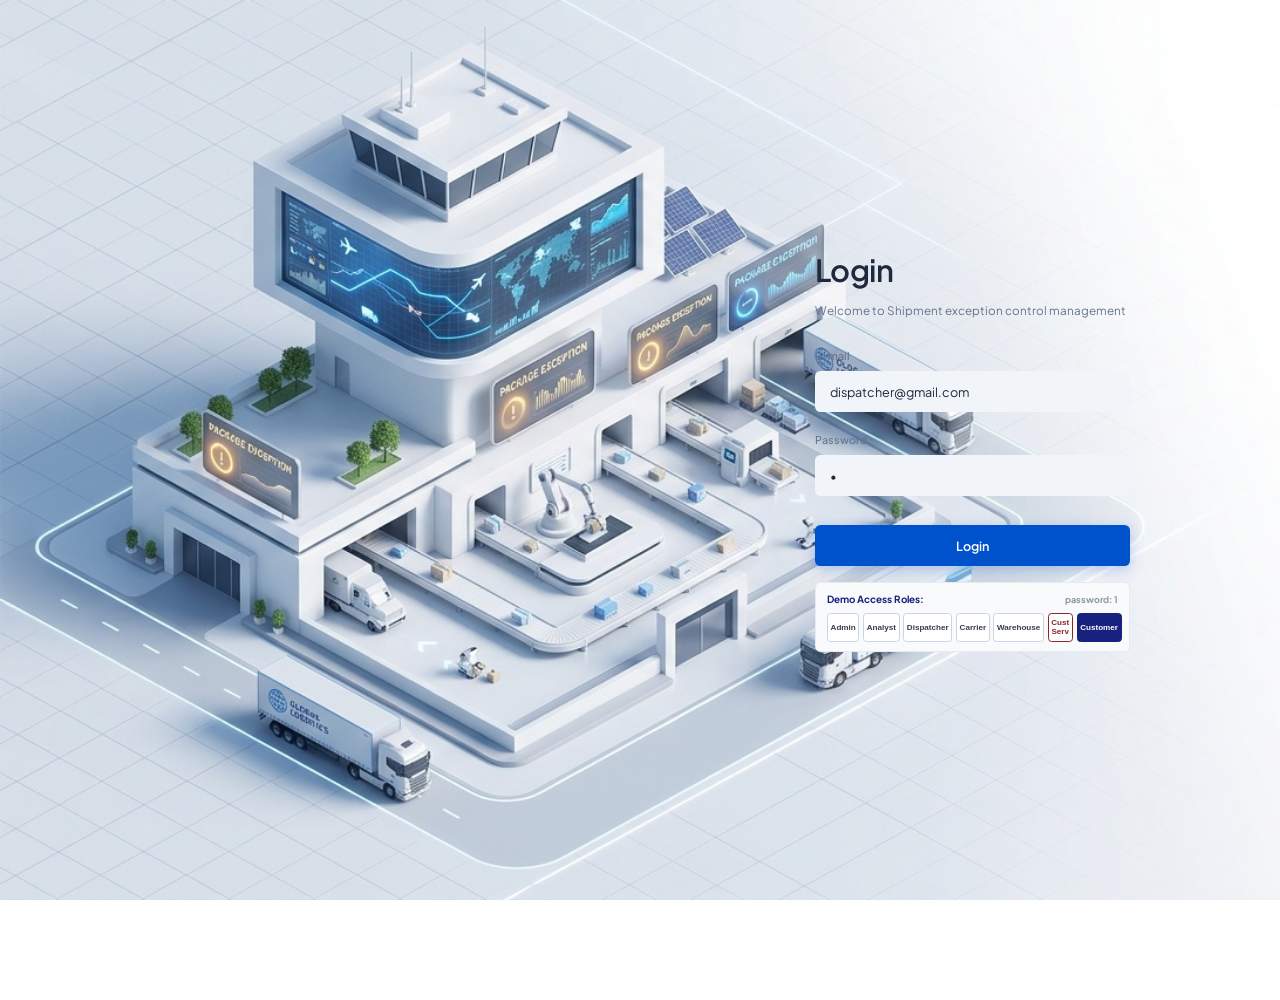
<file: index.html>
<!DOCTYPE html>
<html lang="en">

<head>
  <meta charset="UTF-8">
  <meta name="viewport" content="width=device-width, initial-scale=1.0">
  <meta name="description"
    content="BRIDGES — Shipment Exception Control Tower. Enterprise logistics deviation monitoring, carrier resource governance, and resolution analytics.">
  <title>BRIDGES — Shipment Exception Control Tower</title>

  <!-- Google Fonts: Plus Jakarta Sans & Inter for exact reference typography -->
  <link rel="preconnect" href="https://fonts.googleapis.com">
  <link rel="preconnect" href="https://fonts.gstatic.com" crossorigin>
  <link
    href="https://fonts.googleapis.com/css2?family=Plus+Jakarta+Sans:ital,wght@0,300;0,400;0,500;0,600;0,700;0,800;1,400;1,600&display=swap"
    rel="stylesheet">

  <!-- Core Stylesheets -->
  <link rel="stylesheet" href="css/main.css?v=17">
  <link rel="stylesheet" href="css/layout.css?v=103">
  <link rel="stylesheet" href="css/components.css?v=66">
  <!-- Leaflet Real-World Geographic Map Engine -->
  <link rel="stylesheet" href="css/vendor/leaflet.css?v=57">
  <!-- Phase 2: Analyst Console Stylesheet (US-17 to US-43) -->
  <link rel="stylesheet" href="css/analyst.css?v=20">
  <!-- Phase 3: Dispatcher / Planner Console Stylesheet (US-44 to US-57) -->
  <link rel="stylesheet" href="css/dispatcher.css?v=19">
  <!-- Phase 4: Carrier Operations User Stylesheet (US-58 to US-78) -->
  <link rel="stylesheet" href="css/carrier.css?v=20">
  <!-- Phase 5: Warehouse Supervisor Stylesheet -->
  <link rel="stylesheet" href="css/warehouse.css?v=96">
  <!-- Phase 6: Customer Service Stylesheet -->
  <link rel="stylesheet" href="css/customer_service.css?v=60">
  <!-- Phase 7: Customer Portal Stylesheet -->
  <link rel="stylesheet" href="css/customer_portal.css?v=53">

  <!-- Immediate Theme & Accent Loader (Prevents theme flash on load) -->
  <script>
    (function () {
      try {
        var t = localStorage.getItem('BRIDGES_THEME');
        var a = localStorage.getItem('BRIDGES_ACCENT');
        if (t && t !== 'light') {
          document.documentElement.setAttribute('data-theme', t);
        }
        if (a) {
          document.documentElement.style.setProperty('--color-royal-navy', a);
        }
      } catch (e) { }
    })();
  </script>
</head>

<body>

  <!-- Dynamic Application Root (renders Login or App Shell) -->
  <div id="app-root"></div>

  <!-- Toast Notification Container -->
  <div id="toast-container"></div>

  <!-- Generic Multi-purpose Modal -->
  <div class="modal-backdrop" id="generic-app-modal">
    <div class="modal-dialog" id="generic-modal-dialog">
      <div class="modal-header">
        <h3 class="modal-title" id="generic-modal-title">Modal Title</h3>
        <button class="modal-close-btn" onclick="UI.closeModal('generic-app-modal')">
          <svg width="18" height="18" viewBox="0 0 24 24" fill="none" stroke="currentColor" stroke-width="2"
            stroke-linecap="round" stroke-linejoin="round">
            <line x1="18" y1="6" x2="6" y2="18"></line>
            <line x1="6" y1="6" x2="18" y2="18"></line>
          </svg>
        </button>
      </div>
      <div class="modal-body" id="generic-modal-body">
        <!-- Content injected dynamically -->
      </div>
    </div>
  </div>

  <!-- Confirmation Dialog Modal -->
  <div class="modal-backdrop" id="app-confirm-modal">
    <div class="modal-dialog modal-dialog-sm">
      <div class="modal-header">
        <h3 class="modal-title">Confirm Action</h3>
        <button class="modal-close-btn" onclick="UI.closeModal('app-confirm-modal')">
          <svg width="18" height="18" viewBox="0 0 24 24" fill="none" stroke="currentColor" stroke-width="2"
            stroke-linecap="round" stroke-linejoin="round">
            <line x1="18" y1="6" x2="6" y2="18"></line>
            <line x1="6" y1="6" x2="18" y2="18"></line>
          </svg>
        </button>
      </div>
      <div class="modal-body">
        <p class="confirm-message">Are you sure you wish to proceed?</p>
      </div>
      <div class="modal-footer">
        <button type="button" class="btn btn-secondary btn-sm"
          onclick="UI.closeModal('app-confirm-modal')">Cancel</button>
        <button type="button" class="btn btn-danger btn-sm" id="confirm-modal-action-btn">Confirm</button>
      </div>
    </div>
  </div>

  <!-- Application Logic Modules in Dependency Order -->
  <script src="js/icons.js?v=19"></script>
  <script src="js/carrier_data.js?v=61"></script>
  <script src="js/store.js?v=97"></script>
  <script src="js/auth.js?v=19"></script>
  <script src="js/ui.js?v=17"></script>
  <!-- Leaflet Real-World Geographic Map Engine -->
  <script src="js/vendor/leaflet.js"></script>
  <script src="js/live_tracking_map.js?v=62"></script>

  <!-- Administrator View Controllers (Phase 1) -->
  <script src="js/views/dashboard.js?v=61"></script>
  <script src="js/views/users.js?v=64"></script>
  <script src="js/views/carriers.js?v=64"></script>
  <script src="js/views/resources.js?v=61"></script>
  <script src="js/views/analytics.js?v=106"></script>
  <script src="js/views/exceptions.js?v=20"></script>
  <script src="js/views/audit.js?v=19"></script>
  <script src="js/views/settings.js?v=62"></script>

  <!-- Control Tower Analyst View Controllers (Phase 2, US-17 to US-43) -->
  <script src="js/views/analyst_dashboard.js?v=21"></script>
  <script src="js/views/analyst_shipments.js?v=73"></script>
  <script src="js/views/analyst_onboarding.js?v=65"></script>
  <script src="js/views/analyst_inbound.js?v=65"></script>
  <script src="js/views/analyst_data_quality.js?v=65"></script>
  <script src="js/views/analyst_queue.js?v=106"></script>
  <script src="js/views/analyst_investigation.js?v=106"></script>
  <script src="js/views/analyst_war_room.js?v=15"></script>
  <script src="js/views/analyst_recoveries.js?v=66"></script>
  <script src="js/views/analyst_events.js?v=15"></script>
  <script src="js/views/analyst_history.js?v=65"></script>

  <!-- Dispatcher / Transport Planner View Controllers (Phase 3, US-44 to US-57) -->
  <script src="js/views/dispatcher_dashboard.js?v=83"></script>
  <script src="js/views/dispatcher_queue.js?v=103"></script>
  <script src="js/views/dispatcher_planning.js?v=104"></script>
  <script src="js/views/dispatcher_carriers.js?v=80"></script>
  <script src="js/views/dispatcher_recoveries.js?v=80"></script>
  <script src="js/views/dispatcher_tracking.js?v=80"></script>
  <script src="js/views/dispatcher_escalations.js?v=80"></script>
  <script src="js/views/dispatcher_approvals.js?v=80"></script>
  <script src="js/views/dispatcher_completed.js?v=80"></script>

  <!-- Phase 4: Carrier Operations User View Controllers (US-58 to US-78) -->
  <script src="js/views/carrier_dashboard.js?v=102"></script>
  <script src="js/views/carrier_requests.js?v=103"></script>
  <script src="js/views/carrier_shipments.js?v=101"></script>
  <script src="js/views/carrier_vehicles.js?v=101"></script>
  <script src="js/views/carrier_drivers.js?v=101"></script>
  <script src="js/views/carrier_execution.js?v=101"></script>
  <script src="js/views/carrier_disruptions.js?v=101"></script>
  <script src="js/views/carrier_delivery.js?v=101"></script>
  <script src="js/views/carrier_history.js?v=101"></script>

  <!-- Warehouse Supervisor View Controllers (Phase 5) -->
  <script src="js/views/warehouse_dashboard.js?v=105"></script>
  <script src="js/views/warehouse_shipments.js?v=101"></script>
  <script src="js/views/warehouse_readiness.js?v=101"></script>
  <script src="js/views/warehouse_docks.js?v=101"></script>
  <script src="js/views/warehouse_picking.js?v=101"></script>
  <script src="js/views/warehouse_loading.js?v=101"></script>
  <script src="js/views/warehouse_handover.js?v=101"></script>
  <script src="js/views/warehouse_diverted.js?v=101"></script>
  <script src="js/views/warehouse_exceptions.js?v=20"></script>
  <script src="js/views/warehouse_history.js?v=101"></script>

  <!-- Phase 6: Customer Service View Controllers -->
  <script src="js/views/cs_dashboard.js?v=102"></script>
  <script src="js/views/cs_shipments.js?v=101"></script>
  <script src="js/views/cs_shipment_detail.js?v=101"></script>
  <script src="js/views/cs_queue.js?v=101"></script>
  <script src="js/views/cs_compose.js?v=101"></script>
  <script src="js/views/cs_history.js?v=101"></script>
  <script src="js/views/cs_escalations.js?v=101"></script>
  <script src="js/views/cs_ai_assistant.js?v=101"></script>

  <!-- Phase 7: Customer Role View Controllers -->
  <script src="js/views/cust_home.js?v=101"></script>
  <script src="js/views/cust_track.js?v=101"></script>
  <script src="js/views/cust_shipment_detail.js?v=101"></script>
  <script src="js/views/cust_notifications.js?v=101"></script>
  <script src="js/views/cust_contact.js?v=101"></script>
  <script src="js/views/cust_queries.js?v=101"></script>
  <script src="js/views/cust_history.js?v=101"></script>
  <script src="js/views/cust_ai_assistant.js?v=101"></script>

  <!-- Application Entrypoint -->
  <script src="js/app.js?v=121"></script>
</body>

</html>
</file>
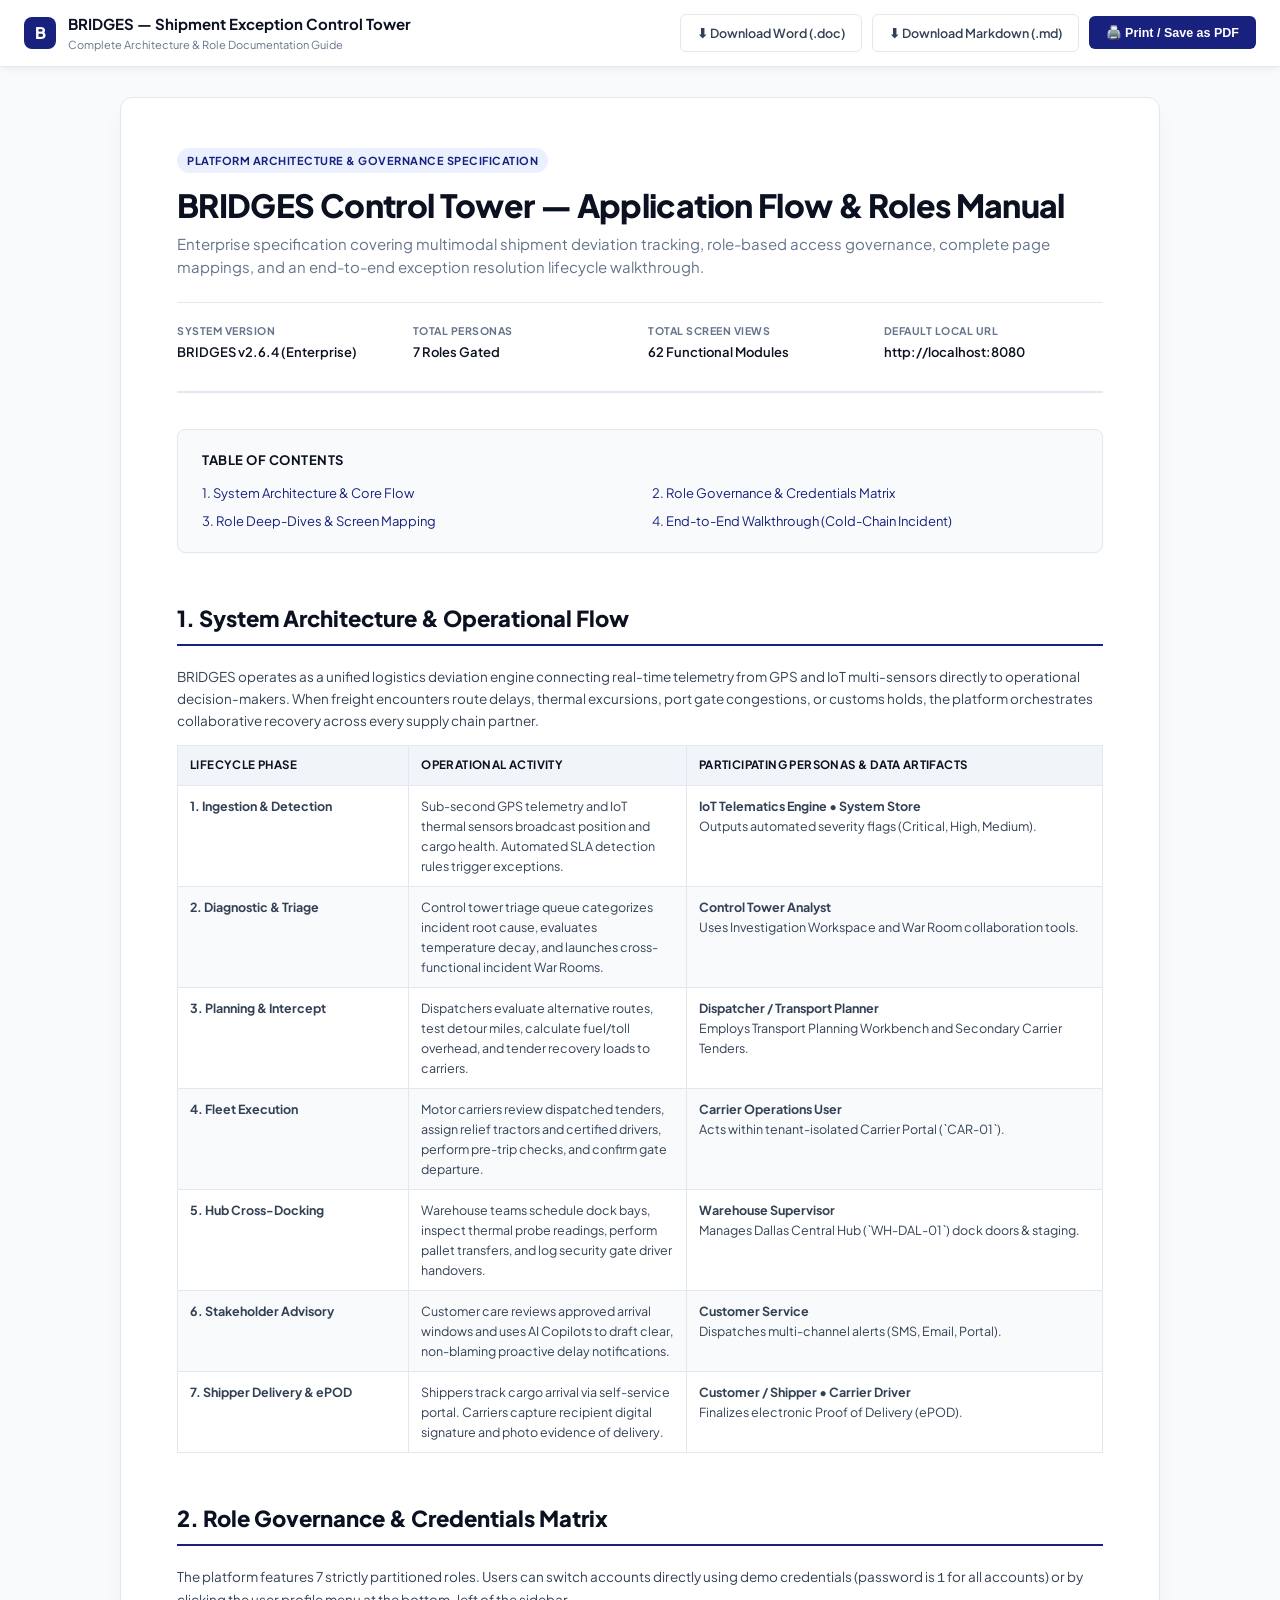
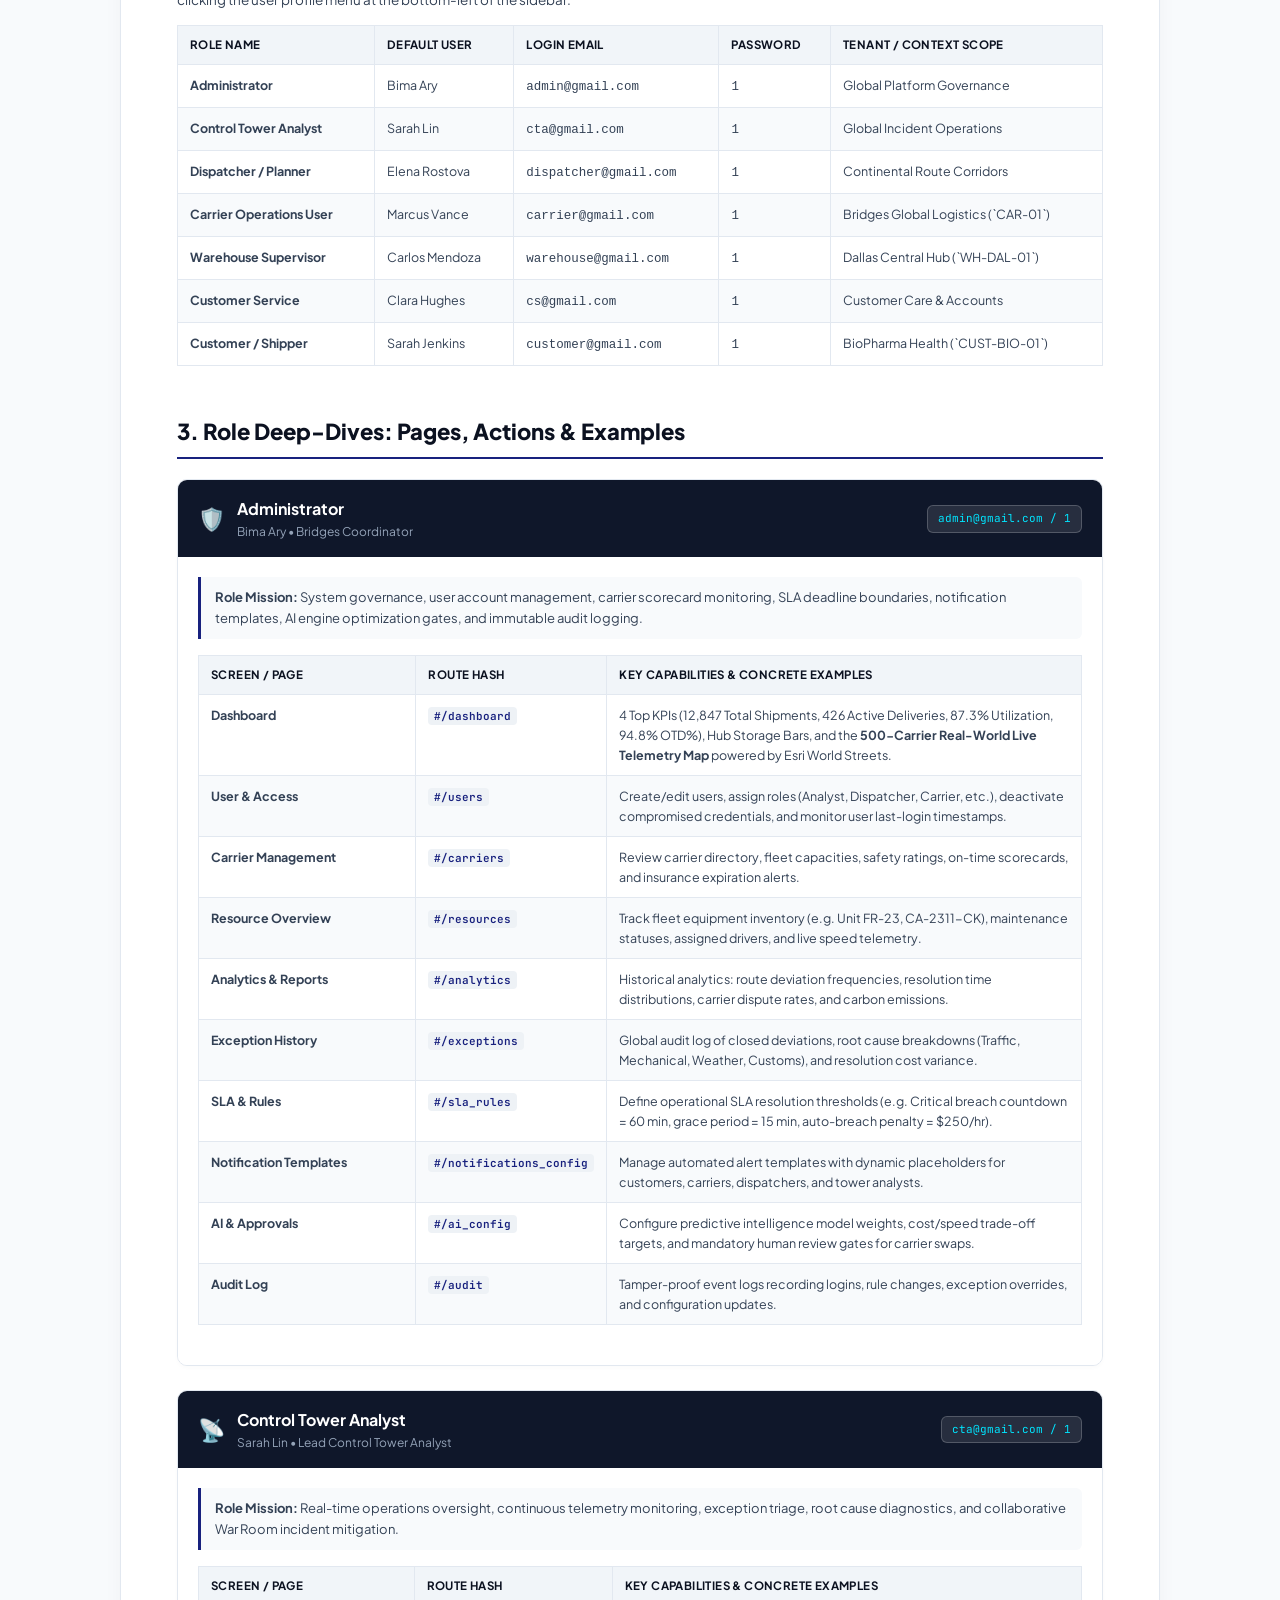
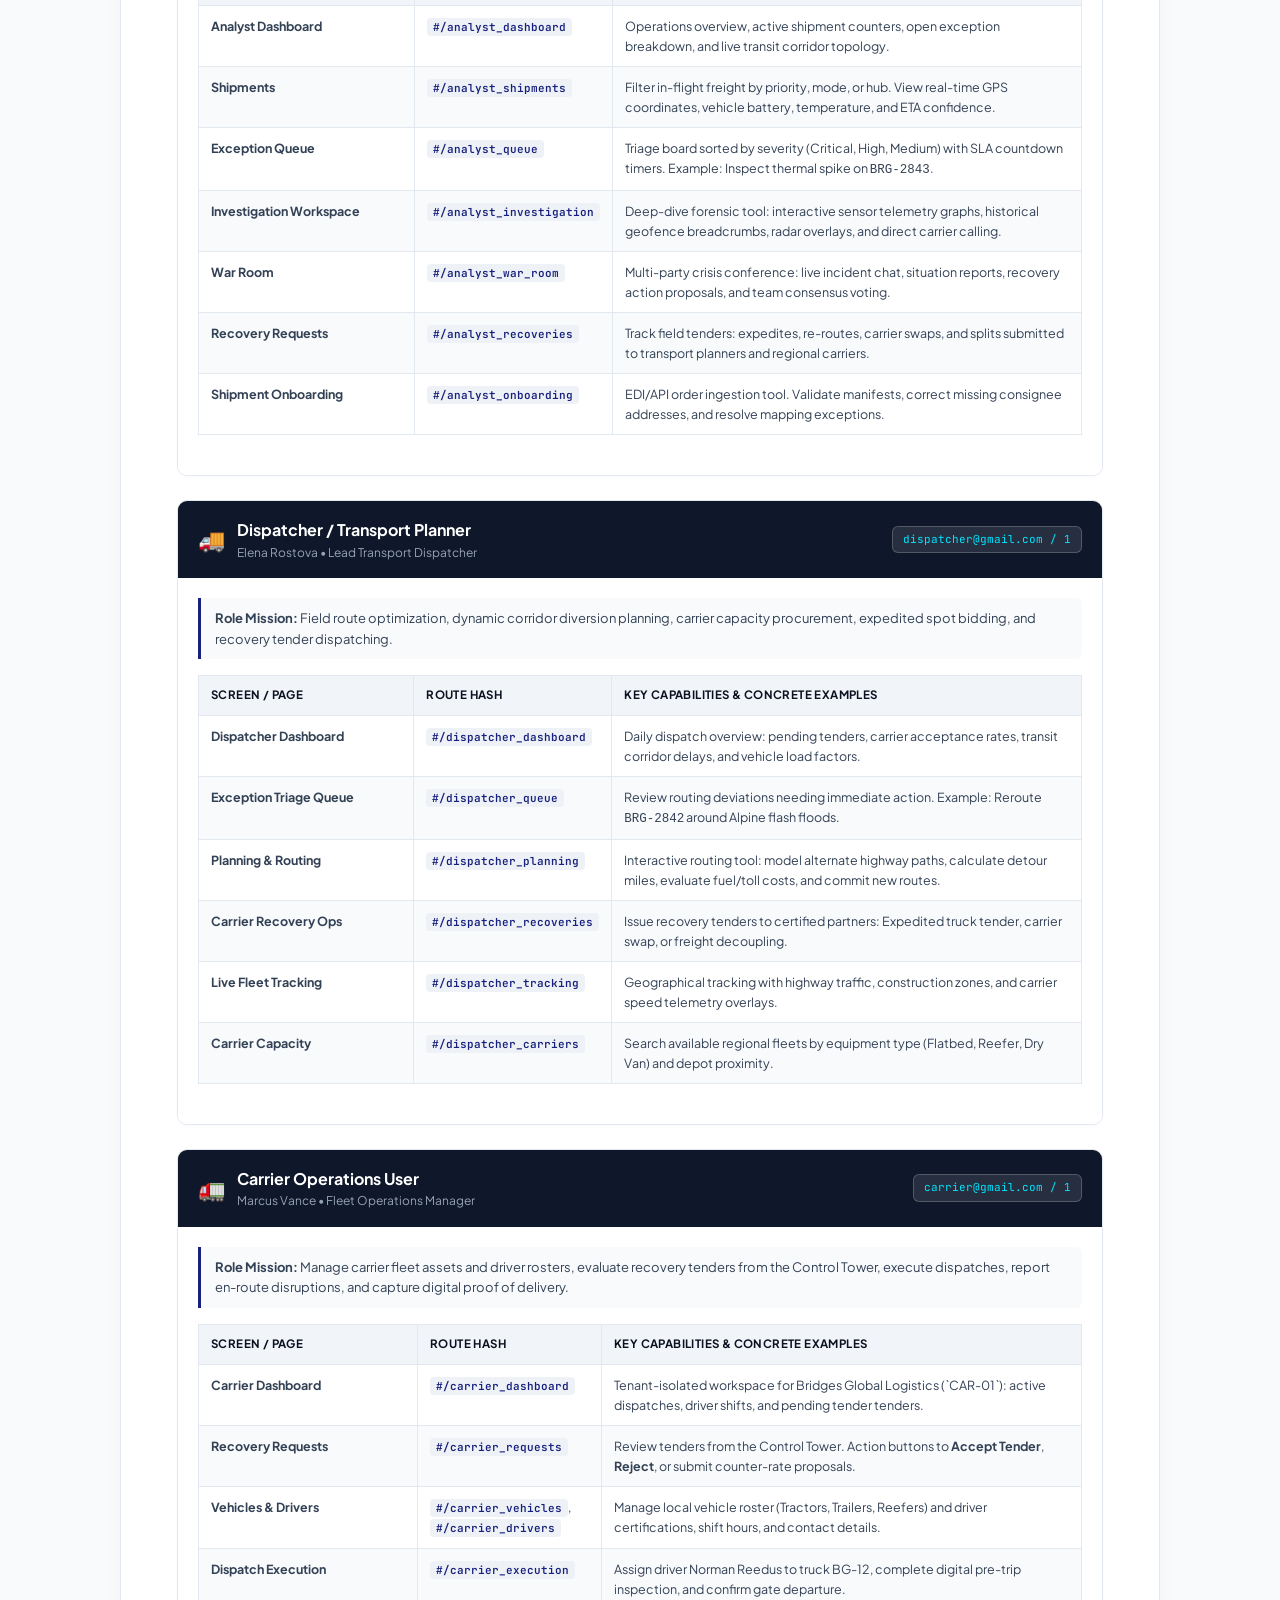
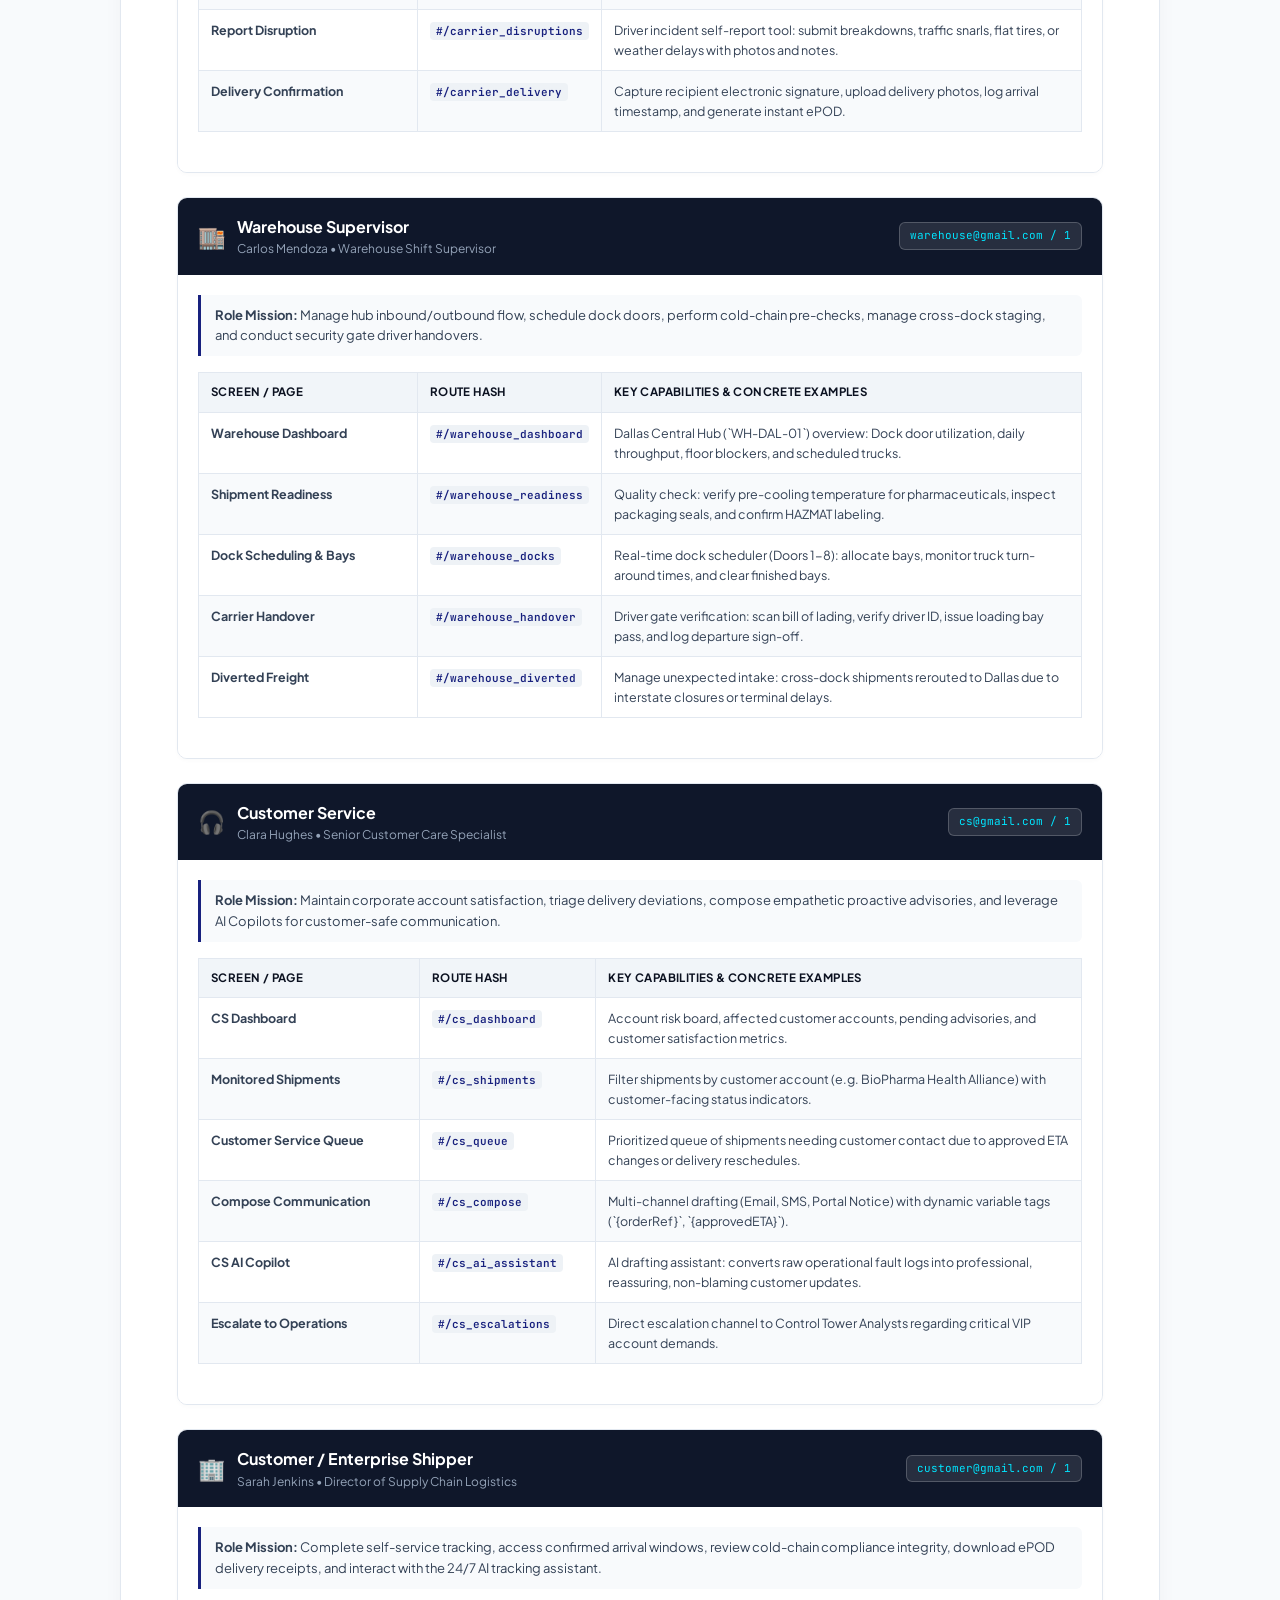
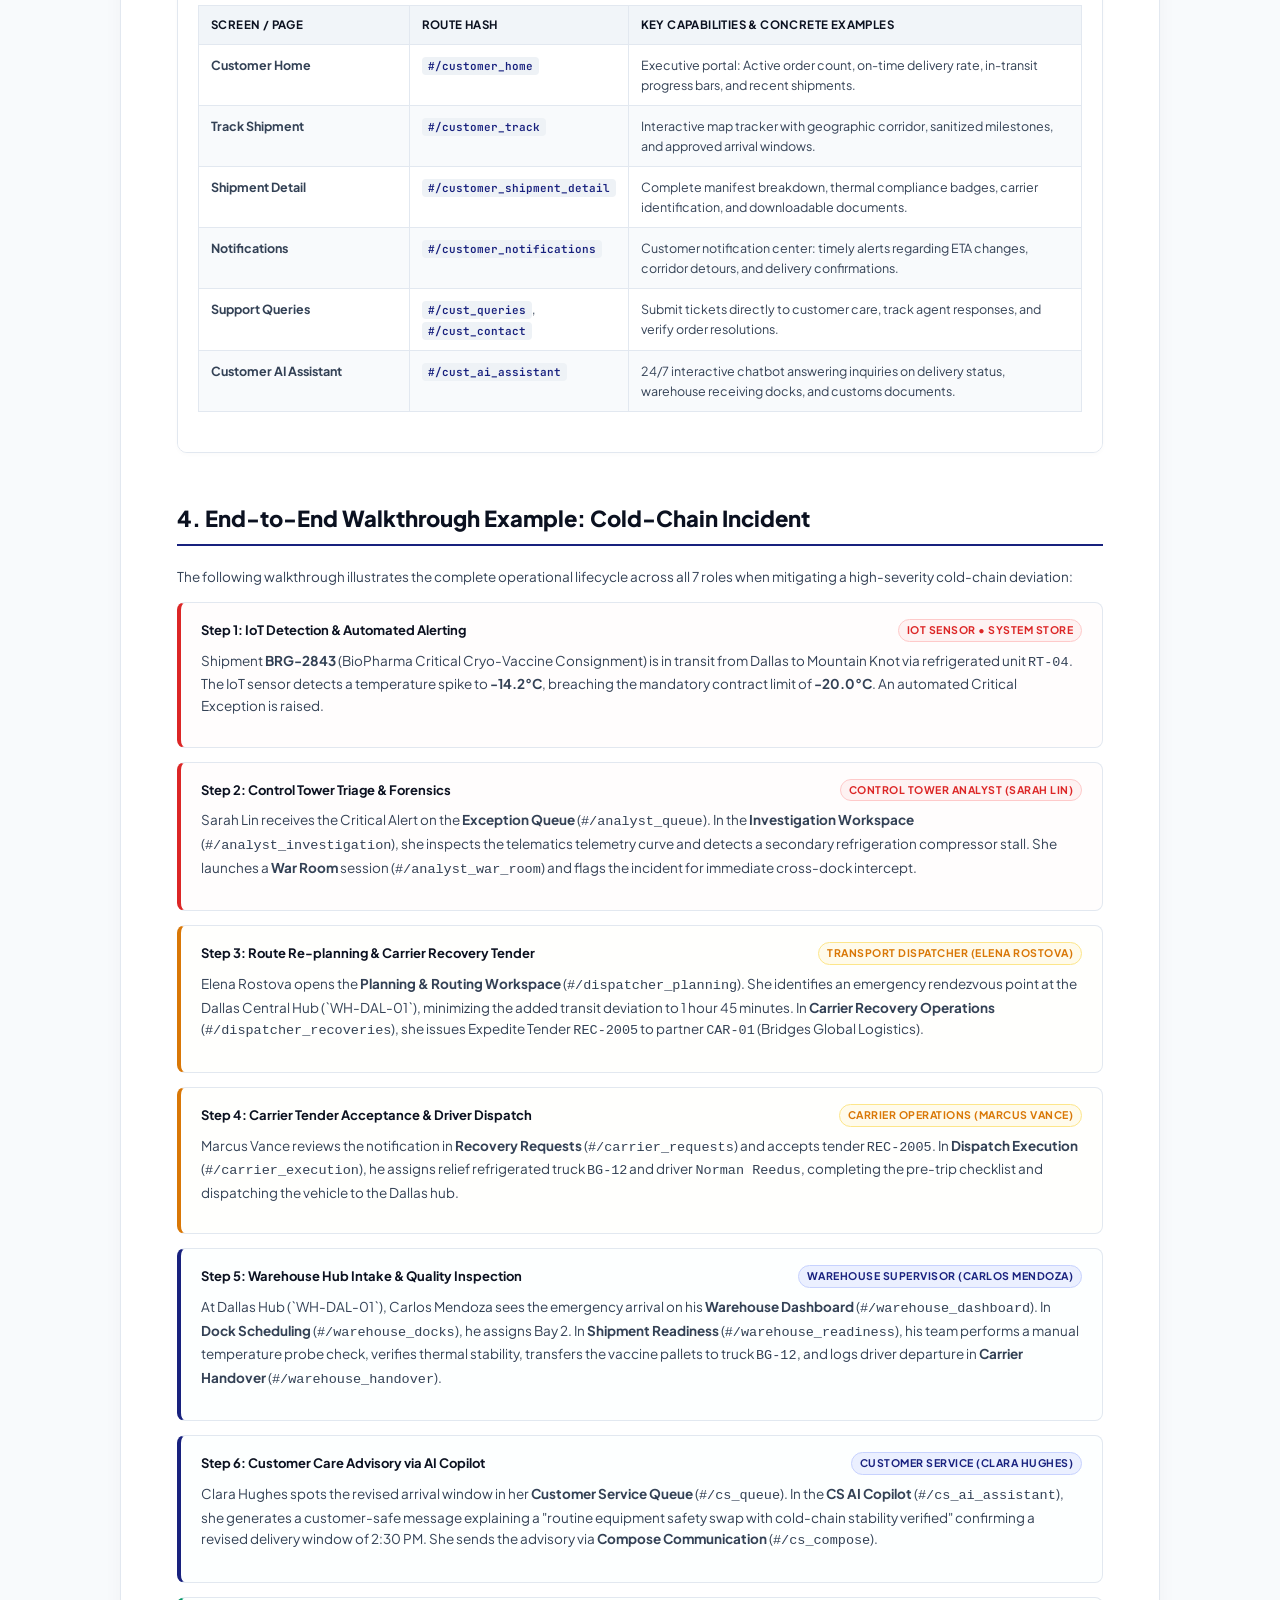
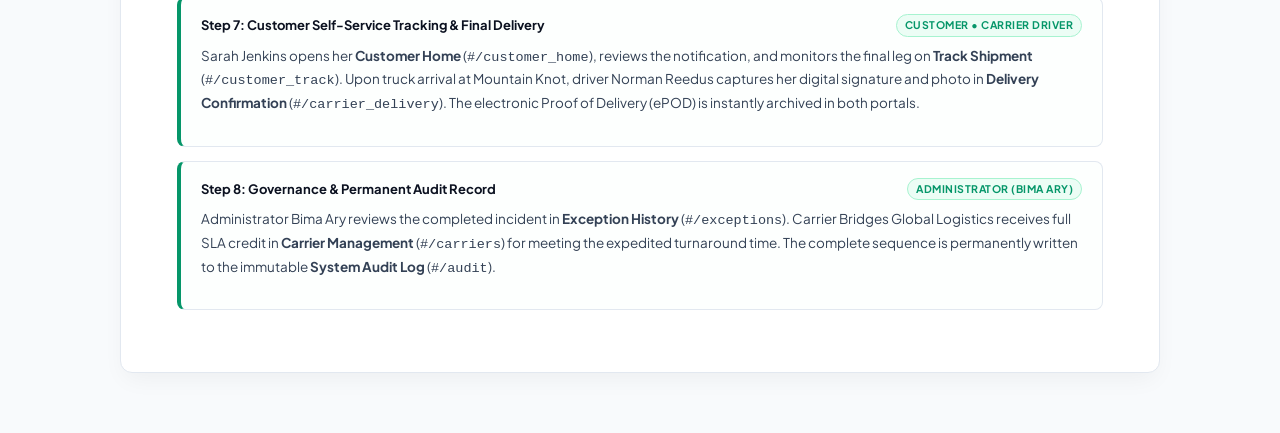
<file: BRIDGES_Application_Flow_and_Roles_Guide.html>
<!DOCTYPE html>
<html lang="en">
<head>
  <meta charset="UTF-8">
  <meta name="viewport" content="width=device-width, initial-scale=1.0">
  <title>BRIDGES — Complete Application Flow & Role Architecture Documentation</title>
  <link rel="preconnect" href="https://fonts.googleapis.com">
  <link rel="preconnect" href="https://fonts.gstatic.com" crossorigin>
  <link href="https://fonts.googleapis.com/css2?family=Plus+Jakarta+Sans:wght@300;400;500;600;700;800&family=JetBrains+Mono:wght@400;600&display=swap" rel="stylesheet">
  <style>
    :root {
      --primary: #18217E;
      --primary-light: #EBF0FF;
      --accent: #00E5FF;
      --dark: #0B1120;
      --navy: #0F172A;
      --slate: #334155;
      --muted: #64748B;
      --border: #E2E8F0;
      --bg: #F8FAFC;
      --card-bg: #FFFFFF;
      --danger: #DC2626;
      --danger-bg: #FEF2F2;
      --warning: #D97706;
      --warning-bg: #FFFBEB;
      --success: #059669;
      --success-bg: #ECFDF5;
    }

    * { box-sizing: border-box; margin: 0; padding: 0; }

    body {
      font-family: 'Plus Jakarta Sans', -apple-system, BlinkMacSystemFont, 'Segoe UI', Roboto, sans-serif;
      background-color: var(--bg);
      color: var(--slate);
      line-height: 1.6;
      padding-bottom: 60px;
    }

    /* Fixed Top Action Bar */
    .action-bar {
      position: sticky;
      top: 0;
      z-index: 1000;
      background: #FFFFFF;
      border-bottom: 1px solid var(--border);
      padding: 12px 24px;
      display: flex;
      align-items: center;
      justify-content: space-between;
      box-shadow: 0 4px 6px -1px rgba(0, 0, 0, 0.05);
    }

    .action-bar-left {
      display: flex;
      align-items: center;
      gap: 12px;
    }

    .action-logo {
      width: 32px;
      height: 32px;
      background: var(--primary);
      color: #FFF;
      border-radius: 8px;
      display: flex;
      align-items: center;
      justify-content: center;
      font-weight: 800;
      font-size: 16px;
    }

    .action-title {
      font-size: 15px;
      font-weight: 700;
      color: var(--dark);
    }

    .action-subtitle {
      font-size: 11px;
      color: var(--muted);
    }

    .action-btns {
      display: flex;
      align-items: center;
      gap: 10px;
    }

    .btn {
      display: inline-flex;
      align-items: center;
      gap: 6px;
      padding: 8px 16px;
      border-radius: 6px;
      font-size: 12.5px;
      font-weight: 600;
      cursor: pointer;
      text-decoration: none;
      transition: all 0.15s ease;
      border: 1px solid transparent;
    }

    .btn-primary {
      background: var(--primary);
      color: #FFFFFF;
    }
    .btn-primary:hover {
      background: #0E1555;
    }

    .btn-secondary {
      background: #FFFFFF;
      color: var(--slate);
      border-color: var(--border);
    }
    .btn-secondary:hover {
      background: #F1F5F9;
    }

    /* Document Container */
    .doc-container {
      max-width: 1040px;
      margin: 30px auto;
      background: var(--card-bg);
      border-radius: 12px;
      border: 1px solid var(--border);
      box-shadow: 0 10px 25px -5px rgba(0, 0, 0, 0.05);
      padding: 48px 56px;
    }

    /* Document Header */
    .doc-hero {
      border-bottom: 2px solid var(--border);
      padding-bottom: 28px;
      margin-bottom: 36px;
    }

    .doc-badge {
      display: inline-block;
      padding: 4px 10px;
      border-radius: 20px;
      font-size: 11px;
      font-weight: 700;
      letter-spacing: 0.5px;
      text-transform: uppercase;
      background: var(--primary-light);
      color: var(--primary);
      margin-bottom: 12px;
    }

    .doc-heading {
      font-size: 32px;
      font-weight: 800;
      color: var(--dark);
      letter-spacing: -0.02em;
      line-height: 1.25;
      margin-bottom: 8px;
    }

    .doc-subheading {
      font-size: 15px;
      color: var(--muted);
      line-height: 1.5;
    }

    .meta-grid {
      display: grid;
      grid-template-columns: repeat(4, 1fr);
      gap: 16px;
      margin-top: 24px;
      padding-top: 20px;
      border-top: 1px solid var(--border);
    }

    .meta-item .meta-label {
      font-size: 10.5px;
      text-transform: uppercase;
      color: var(--muted);
      font-weight: 700;
      letter-spacing: 0.5px;
    }

    .meta-item .meta-val {
      font-size: 13px;
      font-weight: 600;
      color: var(--dark);
      margin-top: 2px;
    }

    /* Table of Contents */
    .toc-card {
      background: #F8FAFC;
      border: 1px solid #E2E8F0;
      border-radius: 8px;
      padding: 20px 24px;
      margin-bottom: 40px;
    }

    .toc-title {
      font-size: 13px;
      font-weight: 700;
      color: var(--dark);
      text-transform: uppercase;
      letter-spacing: 0.5px;
      margin-bottom: 12px;
    }

    .toc-grid {
      display: grid;
      grid-template-columns: 1fr 1fr;
      gap: 8px 24px;
      font-size: 13px;
    }

    .toc-grid a {
      color: var(--primary);
      text-decoration: none;
      display: inline-flex;
      align-items: center;
      gap: 6px;
    }
    .toc-grid a:hover {
      text-decoration: underline;
    }

    /* Headings */
    h2.section-title {
      font-size: 22px;
      font-weight: 800;
      color: var(--dark);
      border-bottom: 2px solid var(--primary);
      padding-bottom: 8px;
      margin-top: 48px;
      margin-bottom: 20px;
      display: flex;
      align-items: center;
      gap: 10px;
    }

    h3.sub-title {
      font-size: 17px;
      font-weight: 700;
      color: var(--dark);
      margin-top: 28px;
      margin-bottom: 12px;
    }

    p {
      font-size: 13.5px;
      color: var(--slate);
      margin-bottom: 14px;
    }

    /* Role Profile Cards */
    .role-card {
      border: 1px solid var(--border);
      border-radius: 10px;
      margin-bottom: 24px;
      overflow: hidden;
      box-shadow: 0 2px 4px rgba(0,0,0,0.02);
    }

    .role-header {
      background: #0F172A;
      color: #FFFFFF;
      padding: 16px 20px;
      display: flex;
      align-items: center;
      justify-content: space-between;
    }

    .role-header-left {
      display: flex;
      align-items: center;
      gap: 12px;
    }

    .role-icon {
      font-size: 22px;
    }

    .role-name {
      font-size: 16px;
      font-weight: 700;
      color: #FFFFFF;
    }

    .role-persona {
      font-size: 12px;
      color: #94A3B8;
    }

    .role-login-pill {
      background: rgba(255, 255, 255, 0.1);
      border: 1px solid rgba(255, 255, 255, 0.2);
      border-radius: 6px;
      padding: 4px 10px;
      font-family: 'JetBrains Mono', monospace;
      font-size: 11px;
      color: var(--accent);
    }

    .role-body {
      padding: 20px;
      background: #FFFFFF;
    }

    .role-mission {
      font-size: 13px;
      color: var(--slate);
      margin-bottom: 16px;
      background: var(--bg);
      border-left: 3px solid var(--primary);
      padding: 10px 14px;
      border-radius: 0 6px 6px 0;
    }

    /* Tables */
    table.data-table {
      width: 100%;
      border-collapse: collapse;
      margin: 12px 0 20px;
      font-size: 12.5px;
    }

    table.data-table th {
      background-color: #F1F5F9;
      color: var(--dark);
      font-weight: 700;
      text-align: left;
      padding: 10px 12px;
      border: 1px solid var(--border);
      font-size: 11.5px;
      text-transform: uppercase;
      letter-spacing: 0.4px;
    }

    table.data-table td {
      padding: 10px 12px;
      border: 1px solid var(--border);
      vertical-align: top;
      color: var(--slate);
    }

    table.data-table tr:nth-child(even) td {
      background-color: #F8FAFC;
    }

    .route-code {
      font-family: 'JetBrains Mono', monospace;
      font-size: 11px;
      background: #EEF2F6;
      color: var(--primary);
      padding: 2px 6px;
      border-radius: 4px;
      font-weight: 600;
      white-space: nowrap;
    }

    /* Lifecycle Stepper Cards */
    .step-card {
      border: 1px solid var(--border);
      border-radius: 8px;
      padding: 16px 20px;
      margin-bottom: 14px;
      background: #FFFFFF;
      position: relative;
    }

    .step-card.critical { border-left: 4px solid var(--danger); background: #FFFDFD; }
    .step-card.warning { border-left: 4px solid var(--warning); background: #FFFFFD; }
    .step-card.success { border-left: 4px solid var(--success); background: #FDFFFE; }
    .step-card.info { border-left: 4px solid var(--primary); background: #FDFFFF; }

    .step-header {
      display: flex;
      align-items: center;
      justify-content: space-between;
      margin-bottom: 8px;
    }

    .step-num {
      display: inline-flex;
      align-items: center;
      gap: 6px;
      font-size: 13px;
      font-weight: 700;
      color: var(--dark);
    }

    .step-role-badge {
      font-size: 10.5px;
      font-weight: 700;
      padding: 2px 8px;
      border-radius: 12px;
      text-transform: uppercase;
      letter-spacing: 0.5px;
    }

    .badge-critical { background: var(--danger-bg); color: var(--danger); border: 1px solid #FECACA; }
    .badge-warning { background: var(--warning-bg); color: var(--warning); border: 1px solid #FDE68A; }
    .badge-success { background: var(--success-bg); color: var(--success); border: 1px solid #A7F3D0; }
    .badge-info { background: var(--primary-light); color: var(--primary); border: 1px solid #C7D2FE; }

    /* Print Styles */
    @media print {
      body { background: #FFFFFF; padding: 0; }
      .action-bar { display: none; }
      .doc-container {
        box-shadow: none;
        border: none;
        margin: 0;
        padding: 0;
        max-width: 100%;
      }
      .role-card { page-break-inside: avoid; }
      .step-card { page-break-inside: avoid; }
      table.data-table { page-break-inside: avoid; }
    }
  </style>
</head>
<body>

  <!-- Floating Action Bar with Print/Download Button -->
  <div class="action-bar">
    <div class="action-bar-left">
      <div class="action-logo">B</div>
      <div>
        <div class="action-title">BRIDGES — Shipment Exception Control Tower</div>
        <div class="action-subtitle">Complete Architecture &amp; Role Documentation Guide</div>
      </div>
    </div>
    <div class="action-btns">
      <a href="BRIDGES_Application_Flow_and_Roles_Guide.doc" download="BRIDGES_Application_Flow_and_Roles_Guide.doc" class="btn btn-secondary">
        ⬇ Download Word (.doc)
      </a>
      <a href="BRIDGES_Application_Flow_and_Roles_Guide.md" download="BRIDGES_Application_Flow_and_Roles_Guide.md" class="btn btn-secondary">
        ⬇ Download Markdown (.md)
      </a>
      <button class="btn btn-primary" onclick="window.print()">
        🖨️ Print / Save as PDF
      </button>
    </div>
  </div>

  <div class="doc-container">

    <!-- Hero Header -->
    <header class="doc-hero">
      <span class="doc-badge">Platform Architecture &amp; Governance Specification</span>
      <h1 class="doc-heading">BRIDGES Control Tower — Application Flow &amp; Roles Manual</h1>
      <p class="doc-subheading">
        Enterprise specification covering multimodal shipment deviation tracking, role-based access governance, complete page mappings, and an end-to-end exception resolution lifecycle walkthrough.
      </p>

      <div class="meta-grid">
        <div class="meta-item">
          <div class="meta-label">System Version</div>
          <div class="meta-val">BRIDGES v2.6.4 (Enterprise)</div>
        </div>
        <div class="meta-item">
          <div class="meta-label">Total Personas</div>
          <div class="meta-val">7 Roles Gated</div>
        </div>
        <div class="meta-item">
          <div class="meta-label">Total Screen Views</div>
          <div class="meta-val">62 Functional Modules</div>
        </div>
        <div class="meta-item">
          <div class="meta-label">Default Local URL</div>
          <div class="meta-val">http://localhost:8080</div>
        </div>
      </div>
    </header>

    <!-- Table of Contents -->
    <nav class="toc-card">
      <div class="toc-title">Table of Contents</div>
      <div class="toc-grid">
        <a href="#section-1">1. System Architecture &amp; Core Flow</a>
        <a href="#section-2">2. Role Governance &amp; Credentials Matrix</a>
        <a href="#section-3">3. Role Deep-Dives &amp; Screen Mapping</a>
        <a href="#section-4">4. End-to-End Walkthrough (Cold-Chain Incident)</a>
      </div>
    </nav>

    <!-- Section 1 -->
    <section id="section-1">
      <h2 class="section-title">1. System Architecture &amp; Operational Flow</h2>
      <p>
        BRIDGES operates as a unified logistics deviation engine connecting real-time telemetry from GPS and IoT multi-sensors directly to operational decision-makers. When freight encounters route delays, thermal excursions, port gate congestions, or customs holds, the platform orchestrates collaborative recovery across every supply chain partner.
      </p>

      <table class="data-table">
        <thead>
          <tr>
            <th style="width: 25%;">Lifecycle Phase</th>
            <th style="width: 30%;">Operational Activity</th>
            <th style="width: 45%;">Participating Personas &amp; Data Artifacts</th>
          </tr>
        </thead>
        <tbody>
          <tr>
            <td><strong>1. Ingestion &amp; Detection</strong></td>
            <td>Sub-second GPS telemetry and IoT thermal sensors broadcast position and cargo health. Automated SLA detection rules trigger exceptions.</td>
            <td><strong>IoT Telematics Engine &bull; System Store</strong><br>Outputs automated severity flags (Critical, High, Medium).</td>
          </tr>
          <tr>
            <td><strong>2. Diagnostic &amp; Triage</strong></td>
            <td>Control tower triage queue categorizes incident root cause, evaluates temperature decay, and launches cross-functional incident War Rooms.</td>
            <td><strong>Control Tower Analyst</strong><br>Uses Investigation Workspace and War Room collaboration tools.</td>
          </tr>
          <tr>
            <td><strong>3. Planning &amp; Intercept</strong></td>
            <td>Dispatchers evaluate alternative routes, test detour miles, calculate fuel/toll overhead, and tender recovery loads to carriers.</td>
            <td><strong>Dispatcher / Transport Planner</strong><br>Employs Transport Planning Workbench and Secondary Carrier Tenders.</td>
          </tr>
          <tr>
            <td><strong>4. Fleet Execution</strong></td>
            <td>Motor carriers review dispatched tenders, assign relief tractors and certified drivers, perform pre-trip checks, and confirm gate departure.</td>
            <td><strong>Carrier Operations User</strong><br>Acts within tenant-isolated Carrier Portal (`CAR-01`).</td>
          </tr>
          <tr>
            <td><strong>5. Hub Cross-Docking</strong></td>
            <td>Warehouse teams schedule dock bays, inspect thermal probe readings, perform pallet transfers, and log security gate driver handovers.</td>
            <td><strong>Warehouse Supervisor</strong><br>Manages Dallas Central Hub (`WH-DAL-01`) dock doors &amp; staging.</td>
          </tr>
          <tr>
            <td><strong>6. Stakeholder Advisory</strong></td>
            <td>Customer care reviews approved arrival windows and uses AI Copilots to draft clear, non-blaming proactive delay notifications.</td>
            <td><strong>Customer Service</strong><br>Dispatches multi-channel alerts (SMS, Email, Portal).</td>
          </tr>
          <tr>
            <td><strong>7. Shipper Delivery &amp; ePOD</strong></td>
            <td>Shippers track cargo arrival via self-service portal. Carriers capture recipient digital signature and photo evidence of delivery.</td>
            <td><strong>Customer / Shipper &bull; Carrier Driver</strong><br>Finalizes electronic Proof of Delivery (ePOD).</td>
          </tr>
        </tbody>
      </table>
    </section>

    <!-- Section 2 -->
    <section id="section-2">
      <h2 class="section-title">2. Role Governance &amp; Credentials Matrix</h2>
      <p>
        The platform features 7 strictly partitioned roles. Users can switch accounts directly using demo credentials (password is <code>1</code> for all accounts) or by clicking the user profile menu at the bottom-left of the sidebar.
      </p>

      <table class="data-table">
        <thead>
          <tr>
            <th>Role Name</th>
            <th>Default User</th>
            <th>Login Email</th>
            <th>Password</th>
            <th>Tenant / Context Scope</th>
          </tr>
        </thead>
        <tbody>
          <tr>
            <td><strong>Administrator</strong></td>
            <td>Bima Ary</td>
            <td><code>admin@gmail.com</code></td>
            <td><code>1</code></td>
            <td>Global Platform Governance</td>
          </tr>
          <tr>
            <td><strong>Control Tower Analyst</strong></td>
            <td>Sarah Lin</td>
            <td><code>cta@gmail.com</code></td>
            <td><code>1</code></td>
            <td>Global Incident Operations</td>
          </tr>
          <tr>
            <td><strong>Dispatcher / Planner</strong></td>
            <td>Elena Rostova</td>
            <td><code>dispatcher@gmail.com</code></td>
            <td><code>1</code></td>
            <td>Continental Route Corridors</td>
          </tr>
          <tr>
            <td><strong>Carrier Operations User</strong></td>
            <td>Marcus Vance</td>
            <td><code>carrier@gmail.com</code></td>
            <td><code>1</code></td>
            <td>Bridges Global Logistics (`CAR-01`)</td>
          </tr>
          <tr>
            <td><strong>Warehouse Supervisor</strong></td>
            <td>Carlos Mendoza</td>
            <td><code>warehouse@gmail.com</code></td>
            <td><code>1</code></td>
            <td>Dallas Central Hub (`WH-DAL-01`)</td>
          </tr>
          <tr>
            <td><strong>Customer Service</strong></td>
            <td>Clara Hughes</td>
            <td><code>cs@gmail.com</code></td>
            <td><code>1</code></td>
            <td>Customer Care &amp; Accounts</td>
          </tr>
          <tr>
            <td><strong>Customer / Shipper</strong></td>
            <td>Sarah Jenkins</td>
            <td><code>customer@gmail.com</code></td>
            <td><code>1</code></td>
            <td>BioPharma Health (`CUST-BIO-01`)</td>
          </tr>
        </tbody>
      </table>
    </section>

    <!-- Section 3 -->
    <section id="section-3">
      <h2 class="section-title">3. Role Deep-Dives: Pages, Actions &amp; Examples</h2>

      <!-- Role 1: Administrator -->
      <div class="role-card">
        <div class="role-header">
          <div class="role-header-left">
            <span class="role-icon">🛡️</span>
            <div>
              <div class="role-name">Administrator</div>
              <div class="role-persona">Bima Ary &bull; Bridges Coordinator</div>
            </div>
          </div>
          <span class="role-login-pill">admin@gmail.com / 1</span>
        </div>
        <div class="role-body">
          <div class="role-mission">
            <strong>Role Mission:</strong> System governance, user account management, carrier scorecard monitoring, SLA deadline boundaries, notification templates, AI engine optimization gates, and immutable audit logging.
          </div>

          <table class="data-table">
            <thead>
              <tr>
                <th style="width: 25%;">Screen / Page</th>
                <th style="width: 20%;">Route Hash</th>
                <th style="width: 55%;">Key Capabilities &amp; Concrete Examples</th>
              </tr>
            </thead>
            <tbody>
              <tr>
                <td><strong>Dashboard</strong></td>
                <td><span class="route-code">#/dashboard</span></td>
                <td>4 Top KPIs (12,847 Total Shipments, 426 Active Deliveries, 87.3% Utilization, 94.8% OTD%), Hub Storage Bars, and the <strong>500-Carrier Real-World Live Telemetry Map</strong> powered by Esri World Streets.</td>
              </tr>
              <tr>
                <td><strong>User &amp; Access</strong></td>
                <td><span class="route-code">#/users</span></td>
                <td>Create/edit users, assign roles (Analyst, Dispatcher, Carrier, etc.), deactivate compromised credentials, and monitor user last-login timestamps.</td>
              </tr>
              <tr>
                <td><strong>Carrier Management</strong></td>
                <td><span class="route-code">#/carriers</span></td>
                <td>Review carrier directory, fleet capacities, safety ratings, on-time scorecards, and insurance expiration alerts.</td>
              </tr>
              <tr>
                <td><strong>Resource Overview</strong></td>
                <td><span class="route-code">#/resources</span></td>
                <td>Track fleet equipment inventory (e.g. Unit FR-23, CA-2311-CK), maintenance statuses, assigned drivers, and live speed telemetry.</td>
              </tr>
              <tr>
                <td><strong>Analytics &amp; Reports</strong></td>
                <td><span class="route-code">#/analytics</span></td>
                <td>Historical analytics: route deviation frequencies, resolution time distributions, carrier dispute rates, and carbon emissions.</td>
              </tr>
              <tr>
                <td><strong>Exception History</strong></td>
                <td><span class="route-code">#/exceptions</span></td>
                <td>Global audit log of closed deviations, root cause breakdowns (Traffic, Mechanical, Weather, Customs), and resolution cost variance.</td>
              </tr>
              <tr>
                <td><strong>SLA &amp; Rules</strong></td>
                <td><span class="route-code">#/sla_rules</span></td>
                <td>Define operational SLA resolution thresholds (e.g. Critical breach countdown = 60 min, grace period = 15 min, auto-breach penalty = $250/hr).</td>
              </tr>
              <tr>
                <td><strong>Notification Templates</strong></td>
                <td><span class="route-code">#/notifications_config</span></td>
                <td>Manage automated alert templates with dynamic placeholders for customers, carriers, dispatchers, and tower analysts.</td>
              </tr>
              <tr>
                <td><strong>AI &amp; Approvals</strong></td>
                <td><span class="route-code">#/ai_config</span></td>
                <td>Configure predictive intelligence model weights, cost/speed trade-off targets, and mandatory human review gates for carrier swaps.</td>
              </tr>
              <tr>
                <td><strong>Audit Log</strong></td>
                <td><span class="route-code">#/audit</span></td>
                <td>Tamper-proof event logs recording logins, rule changes, exception overrides, and configuration updates.</td>
              </tr>
            </tbody>
          </table>
        </div>
      </div>

      <!-- Role 2: Control Tower Analyst -->
      <div class="role-card">
        <div class="role-header">
          <div class="role-header-left">
            <span class="role-icon">📡</span>
            <div>
              <div class="role-name">Control Tower Analyst</div>
              <div class="role-persona">Sarah Lin &bull; Lead Control Tower Analyst</div>
            </div>
          </div>
          <span class="role-login-pill">cta@gmail.com / 1</span>
        </div>
        <div class="role-body">
          <div class="role-mission">
            <strong>Role Mission:</strong> Real-time operations oversight, continuous telemetry monitoring, exception triage, root cause diagnostics, and collaborative War Room incident mitigation.
          </div>

          <table class="data-table">
            <thead>
              <tr>
                <th style="width: 25%;">Screen / Page</th>
                <th style="width: 20%;">Route Hash</th>
                <th style="width: 55%;">Key Capabilities &amp; Concrete Examples</th>
              </tr>
            </thead>
            <tbody>
              <tr>
                <td><strong>Analyst Dashboard</strong></td>
                <td><span class="route-code">#/analyst_dashboard</span></td>
                <td>Operations overview, active shipment counters, open exception breakdown, and live transit corridor topology.</td>
              </tr>
              <tr>
                <td><strong>Shipments</strong></td>
                <td><span class="route-code">#/analyst_shipments</span></td>
                <td>Filter in-flight freight by priority, mode, or hub. View real-time GPS coordinates, vehicle battery, temperature, and ETA confidence.</td>
              </tr>
              <tr>
                <td><strong>Exception Queue</strong></td>
                <td><span class="route-code">#/analyst_queue</span></td>
                <td>Triage board sorted by severity (Critical, High, Medium) with SLA countdown timers. Example: Inspect thermal spike on <code>BRG-2843</code>.</td>
              </tr>
              <tr>
                <td><strong>Investigation Workspace</strong></td>
                <td><span class="route-code">#/analyst_investigation</span></td>
                <td>Deep-dive forensic tool: interactive sensor telemetry graphs, historical geofence breadcrumbs, radar overlays, and direct carrier calling.</td>
              </tr>
              <tr>
                <td><strong>War Room</strong></td>
                <td><span class="route-code">#/analyst_war_room</span></td>
                <td>Multi-party crisis conference: live incident chat, situation reports, recovery action proposals, and team consensus voting.</td>
              </tr>
              <tr>
                <td><strong>Recovery Requests</strong></td>
                <td><span class="route-code">#/analyst_recoveries</span></td>
                <td>Track field tenders: expedites, re-routes, carrier swaps, and splits submitted to transport planners and regional carriers.</td>
              </tr>
              <tr>
                <td><strong>Shipment Onboarding</strong></td>
                <td><span class="route-code">#/analyst_onboarding</span></td>
                <td>EDI/API order ingestion tool. Validate manifests, correct missing consignee addresses, and resolve mapping exceptions.</td>
              </tr>
            </tbody>
          </table>
        </div>
      </div>

      <!-- Role 3: Dispatcher / Transport Planner -->
      <div class="role-card">
        <div class="role-header">
          <div class="role-header-left">
            <span class="role-icon">🚚</span>
            <div>
              <div class="role-name">Dispatcher / Transport Planner</div>
              <div class="role-persona">Elena Rostova &bull; Lead Transport Dispatcher</div>
            </div>
          </div>
          <span class="role-login-pill">dispatcher@gmail.com / 1</span>
        </div>
        <div class="role-body">
          <div class="role-mission">
            <strong>Role Mission:</strong> Field route optimization, dynamic corridor diversion planning, carrier capacity procurement, expedited spot bidding, and recovery tender dispatching.
          </div>

          <table class="data-table">
            <thead>
              <tr>
                <th style="width: 25%;">Screen / Page</th>
                <th style="width: 20%;">Route Hash</th>
                <th style="width: 55%;">Key Capabilities &amp; Concrete Examples</th>
              </tr>
            </thead>
            <tbody>
              <tr>
                <td><strong>Dispatcher Dashboard</strong></td>
                <td><span class="route-code">#/dispatcher_dashboard</span></td>
                <td>Daily dispatch overview: pending tenders, carrier acceptance rates, transit corridor delays, and vehicle load factors.</td>
              </tr>
              <tr>
                <td><strong>Exception Triage Queue</strong></td>
                <td><span class="route-code">#/dispatcher_queue</span></td>
                <td>Review routing deviations needing immediate action. Example: Reroute <code>BRG-2842</code> around Alpine flash floods.</td>
              </tr>
              <tr>
                <td><strong>Planning &amp; Routing</strong></td>
                <td><span class="route-code">#/dispatcher_planning</span></td>
                <td>Interactive routing tool: model alternate highway paths, calculate detour miles, evaluate fuel/toll costs, and commit new routes.</td>
              </tr>
              <tr>
                <td><strong>Carrier Recovery Ops</strong></td>
                <td><span class="route-code">#/dispatcher_recoveries</span></td>
                <td>Issue recovery tenders to certified partners: Expedited truck tender, carrier swap, or freight decoupling.</td>
              </tr>
              <tr>
                <td><strong>Live Fleet Tracking</strong></td>
                <td><span class="route-code">#/dispatcher_tracking</span></td>
                <td>Geographical tracking with highway traffic, construction zones, and carrier speed telemetry overlays.</td>
              </tr>
              <tr>
                <td><strong>Carrier Capacity</strong></td>
                <td><span class="route-code">#/dispatcher_carriers</span></td>
                <td>Search available regional fleets by equipment type (Flatbed, Reefer, Dry Van) and depot proximity.</td>
              </tr>
            </tbody>
          </table>
        </div>
      </div>

      <!-- Role 4: Carrier Operations User -->
      <div class="role-card">
        <div class="role-header">
          <div class="role-header-left">
            <span class="role-icon">🚛</span>
            <div>
              <div class="role-name">Carrier Operations User</div>
              <div class="role-persona">Marcus Vance &bull; Fleet Operations Manager</div>
            </div>
          </div>
          <span class="role-login-pill">carrier@gmail.com / 1</span>
        </div>
        <div class="role-body">
          <div class="role-mission">
            <strong>Role Mission:</strong> Manage carrier fleet assets and driver rosters, evaluate recovery tenders from the Control Tower, execute dispatches, report en-route disruptions, and capture digital proof of delivery.
          </div>

          <table class="data-table">
            <thead>
              <tr>
                <th style="width: 25%;">Screen / Page</th>
                <th style="width: 20%;">Route Hash</th>
                <th style="width: 55%;">Key Capabilities &amp; Concrete Examples</th>
              </tr>
            </thead>
            <tbody>
              <tr>
                <td><strong>Carrier Dashboard</strong></td>
                <td><span class="route-code">#/carrier_dashboard</span></td>
                <td>Tenant-isolated workspace for Bridges Global Logistics (`CAR-01`): active dispatches, driver shifts, and pending tender tenders.</td>
              </tr>
              <tr>
                <td><strong>Recovery Requests</strong></td>
                <td><span class="route-code">#/carrier_requests</span></td>
                <td>Review tenders from the Control Tower. Action buttons to <strong>Accept Tender</strong>, <strong>Reject</strong>, or submit counter-rate proposals.</td>
              </tr>
              <tr>
                <td><strong>Vehicles &amp; Drivers</strong></td>
                <td><span class="route-code">#/carrier_vehicles</span>, <span class="route-code">#/carrier_drivers</span></td>
                <td>Manage local vehicle roster (Tractors, Trailers, Reefers) and driver certifications, shift hours, and contact details.</td>
              </tr>
              <tr>
                <td><strong>Dispatch Execution</strong></td>
                <td><span class="route-code">#/carrier_execution</span></td>
                <td>Assign driver Norman Reedus to truck BG-12, complete digital pre-trip inspection, and confirm gate departure.</td>
              </tr>
              <tr>
                <td><strong>Report Disruption</strong></td>
                <td><span class="route-code">#/carrier_disruptions</span></td>
                <td>Driver incident self-report tool: submit breakdowns, traffic snarls, flat tires, or weather delays with photos and notes.</td>
              </tr>
              <tr>
                <td><strong>Delivery Confirmation</strong></td>
                <td><span class="route-code">#/carrier_delivery</span></td>
                <td>Capture recipient electronic signature, upload delivery photos, log arrival timestamp, and generate instant ePOD.</td>
              </tr>
            </tbody>
          </table>
        </div>
      </div>

      <!-- Role 5: Warehouse Supervisor -->
      <div class="role-card">
        <div class="role-header">
          <div class="role-header-left">
            <span class="role-icon">🏬</span>
            <div>
              <div class="role-name">Warehouse Supervisor</div>
              <div class="role-persona">Carlos Mendoza &bull; Warehouse Shift Supervisor</div>
            </div>
          </div>
          <span class="role-login-pill">warehouse@gmail.com / 1</span>
        </div>
        <div class="role-body">
          <div class="role-mission">
            <strong>Role Mission:</strong> Manage hub inbound/outbound flow, schedule dock doors, perform cold-chain pre-checks, manage cross-dock staging, and conduct security gate driver handovers.
          </div>

          <table class="data-table">
            <thead>
              <tr>
                <th style="width: 25%;">Screen / Page</th>
                <th style="width: 20%;">Route Hash</th>
                <th style="width: 55%;">Key Capabilities &amp; Concrete Examples</th>
              </tr>
            </thead>
            <tbody>
              <tr>
                <td><strong>Warehouse Dashboard</strong></td>
                <td><span class="route-code">#/warehouse_dashboard</span></td>
                <td>Dallas Central Hub (`WH-DAL-01`) overview: Dock door utilization, daily throughput, floor blockers, and scheduled trucks.</td>
              </tr>
              <tr>
                <td><strong>Shipment Readiness</strong></td>
                <td><span class="route-code">#/warehouse_readiness</span></td>
                <td>Quality check: verify pre-cooling temperature for pharmaceuticals, inspect packaging seals, and confirm HAZMAT labeling.</td>
              </tr>
              <tr>
                <td><strong>Dock Scheduling &amp; Bays</strong></td>
                <td><span class="route-code">#/warehouse_docks</span></td>
                <td>Real-time dock scheduler (Doors 1-8): allocate bays, monitor truck turn-around times, and clear finished bays.</td>
              </tr>
              <tr>
                <td><strong>Carrier Handover</strong></td>
                <td><span class="route-code">#/warehouse_handover</span></td>
                <td>Driver gate verification: scan bill of lading, verify driver ID, issue loading bay pass, and log departure sign-off.</td>
              </tr>
              <tr>
                <td><strong>Diverted Freight</strong></td>
                <td><span class="route-code">#/warehouse_diverted</span></td>
                <td>Manage unexpected intake: cross-dock shipments rerouted to Dallas due to interstate closures or terminal delays.</td>
              </tr>
            </tbody>
          </table>
        </div>
      </div>

      <!-- Role 6: Customer Service -->
      <div class="role-card">
        <div class="role-header">
          <div class="role-header-left">
            <span class="role-icon">🎧</span>
            <div>
              <div class="role-name">Customer Service</div>
              <div class="role-persona">Clara Hughes &bull; Senior Customer Care Specialist</div>
            </div>
          </div>
          <span class="role-login-pill">cs@gmail.com / 1</span>
        </div>
        <div class="role-body">
          <div class="role-mission">
            <strong>Role Mission:</strong> Maintain corporate account satisfaction, triage delivery deviations, compose empathetic proactive advisories, and leverage AI Copilots for customer-safe communication.
          </div>

          <table class="data-table">
            <thead>
              <tr>
                <th style="width: 25%;">Screen / Page</th>
                <th style="width: 20%;">Route Hash</th>
                <th style="width: 55%;">Key Capabilities &amp; Concrete Examples</th>
              </tr>
            </thead>
            <tbody>
              <tr>
                <td><strong>CS Dashboard</strong></td>
                <td><span class="route-code">#/cs_dashboard</span></td>
                <td>Account risk board, affected customer accounts, pending advisories, and customer satisfaction metrics.</td>
              </tr>
              <tr>
                <td><strong>Monitored Shipments</strong></td>
                <td><span class="route-code">#/cs_shipments</span></td>
                <td>Filter shipments by customer account (e.g. BioPharma Health Alliance) with customer-facing status indicators.</td>
              </tr>
              <tr>
                <td><strong>Customer Service Queue</strong></td>
                <td><span class="route-code">#/cs_queue</span></td>
                <td>Prioritized queue of shipments needing customer contact due to approved ETA changes or delivery reschedules.</td>
              </tr>
              <tr>
                <td><strong>Compose Communication</strong></td>
                <td><span class="route-code">#/cs_compose</span></td>
                <td>Multi-channel drafting (Email, SMS, Portal Notice) with dynamic variable tags (`{orderRef}`, `{approvedETA}`).</td>
              </tr>
              <tr>
                <td><strong>CS AI Copilot</strong></td>
                <td><span class="route-code">#/cs_ai_assistant</span></td>
                <td>AI drafting assistant: converts raw operational fault logs into professional, reassuring, non-blaming customer updates.</td>
              </tr>
              <tr>
                <td><strong>Escalate to Operations</strong></td>
                <td><span class="route-code">#/cs_escalations</span></td>
                <td>Direct escalation channel to Control Tower Analysts regarding critical VIP account demands.</td>
              </tr>
            </tbody>
          </table>
        </div>
      </div>

      <!-- Role 7: Customer / Shipper -->
      <div class="role-card">
        <div class="role-header">
          <div class="role-header-left">
            <span class="role-icon">🏢</span>
            <div>
              <div class="role-name">Customer / Enterprise Shipper</div>
              <div class="role-persona">Sarah Jenkins &bull; Director of Supply Chain Logistics</div>
            </div>
          </div>
          <span class="role-login-pill">customer@gmail.com / 1</span>
        </div>
        <div class="role-body">
          <div class="role-mission">
            <strong>Role Mission:</strong> Complete self-service tracking, access confirmed arrival windows, review cold-chain compliance integrity, download ePOD delivery receipts, and interact with the 24/7 AI tracking assistant.
          </div>

          <table class="data-table">
            <thead>
              <tr>
                <th style="width: 25%;">Screen / Page</th>
                <th style="width: 20%;">Route Hash</th>
                <th style="width: 55%;">Key Capabilities &amp; Concrete Examples</th>
              </tr>
            </thead>
            <tbody>
              <tr>
                <td><strong>Customer Home</strong></td>
                <td><span class="route-code">#/customer_home</span></td>
                <td>Executive portal: Active order count, on-time delivery rate, in-transit progress bars, and recent shipments.</td>
              </tr>
              <tr>
                <td><strong>Track Shipment</strong></td>
                <td><span class="route-code">#/customer_track</span></td>
                <td>Interactive map tracker with geographic corridor, sanitized milestones, and approved arrival windows.</td>
              </tr>
              <tr>
                <td><strong>Shipment Detail</strong></td>
                <td><span class="route-code">#/customer_shipment_detail</span></td>
                <td>Complete manifest breakdown, thermal compliance badges, carrier identification, and downloadable documents.</td>
              </tr>
              <tr>
                <td><strong>Notifications</strong></td>
                <td><span class="route-code">#/customer_notifications</span></td>
                <td>Customer notification center: timely alerts regarding ETA changes, corridor detours, and delivery confirmations.</td>
              </tr>
              <tr>
                <td><strong>Support Queries</strong></td>
                <td><span class="route-code">#/cust_queries</span>, <span class="route-code">#/cust_contact</span></td>
                <td>Submit tickets directly to customer care, track agent responses, and verify order resolutions.</td>
              </tr>
              <tr>
                <td><strong>Customer AI Assistant</strong></td>
                <td><span class="route-code">#/cust_ai_assistant</span></td>
                <td>24/7 interactive chatbot answering inquiries on delivery status, warehouse receiving docks, and customs documents.</td>
              </tr>
            </tbody>
          </table>
        </div>
      </div>
    </section>

    <!-- Section 4 -->
    <section id="section-4">
      <h2 class="section-title">4. End-to-End Walkthrough Example: Cold-Chain Incident</h2>
      <p>
        The following walkthrough illustrates the complete operational lifecycle across all 7 roles when mitigating a high-severity cold-chain deviation:
      </p>

      <!-- Step 1 -->
      <div class="step-card critical">
        <div class="step-header">
          <span class="step-num">Step 1: IoT Detection &amp; Automated Alerting</span>
          <span class="step-role-badge badge-critical">IoT Sensor &bull; System Store</span>
        </div>
        <p>
          Shipment <strong>BRG-2843</strong> (BioPharma Critical Cryo-Vaccine Consignment) is in transit from Dallas to Mountain Knot via refrigerated unit <code>RT-04</code>. The IoT sensor detects a temperature spike to <strong>-14.2°C</strong>, breaching the mandatory contract limit of <strong>-20.0°C</strong>. An automated Critical Exception is raised.
        </p>
      </div>

      <!-- Step 2 -->
      <div class="step-card critical">
        <div class="step-header">
          <span class="step-num">Step 2: Control Tower Triage &amp; Forensics</span>
          <span class="step-role-badge badge-critical">Control Tower Analyst (Sarah Lin)</span>
        </div>
        <p>
          Sarah Lin receives the Critical Alert on the <strong>Exception Queue</strong> (<code>#/analyst_queue</code>). In the <strong>Investigation Workspace</strong> (<code>#/analyst_investigation</code>), she inspects the telematics telemetry curve and detects a secondary refrigeration compressor stall. She launches a <strong>War Room</strong> session (<code>#/analyst_war_room</code>) and flags the incident for immediate cross-dock intercept.
        </p>
      </div>

      <!-- Step 3 -->
      <div class="step-card warning">
        <div class="step-header">
          <span class="step-num">Step 3: Route Re-planning &amp; Carrier Recovery Tender</span>
          <span class="step-role-badge badge-warning">Transport Dispatcher (Elena Rostova)</span>
        </div>
        <p>
          Elena Rostova opens the <strong>Planning &amp; Routing Workspace</strong> (<code>#/dispatcher_planning</code>). She identifies an emergency rendezvous point at the Dallas Central Hub (`WH-DAL-01`), minimizing the added transit deviation to 1 hour 45 minutes. In <strong>Carrier Recovery Operations</strong> (<code>#/dispatcher_recoveries</code>), she issues Expedite Tender <code>REC-2005</code> to partner <code>CAR-01</code> (Bridges Global Logistics).
        </p>
      </div>

      <!-- Step 4 -->
      <div class="step-card warning">
        <div class="step-header">
          <span class="step-num">Step 4: Carrier Tender Acceptance &amp; Driver Dispatch</span>
          <span class="step-role-badge badge-warning">Carrier Operations (Marcus Vance)</span>
        </div>
        <p>
          Marcus Vance reviews the notification in <strong>Recovery Requests</strong> (<code>#/carrier_requests</code>) and accepts tender <code>REC-2005</code>. In <strong>Dispatch Execution</strong> (<code>#/carrier_execution</code>), he assigns relief refrigerated truck <code>BG-12</code> and driver <code>Norman Reedus</code>, completing the pre-trip checklist and dispatching the vehicle to the Dallas hub.
        </p>
      </div>

      <!-- Step 5 -->
      <div class="step-card info">
        <div class="step-header">
          <span class="step-num">Step 5: Warehouse Hub Intake &amp; Quality Inspection</span>
          <span class="step-role-badge badge-info">Warehouse Supervisor (Carlos Mendoza)</span>
        </div>
        <p>
          At Dallas Hub (`WH-DAL-01`), Carlos Mendoza sees the emergency arrival on his <strong>Warehouse Dashboard</strong> (<code>#/warehouse_dashboard</code>). In <strong>Dock Scheduling</strong> (<code>#/warehouse_docks</code>), he assigns Bay 2. In <strong>Shipment Readiness</strong> (<code>#/warehouse_readiness</code>), his team performs a manual temperature probe check, verifies thermal stability, transfers the vaccine pallets to truck <code>BG-12</code>, and logs driver departure in <strong>Carrier Handover</strong> (<code>#/warehouse_handover</code>).
        </p>
      </div>

      <!-- Step 6 -->
      <div class="step-card info">
        <div class="step-header">
          <span class="step-num">Step 6: Customer Care Advisory via AI Copilot</span>
          <span class="step-role-badge badge-info">Customer Service (Clara Hughes)</span>
        </div>
        <p>
          Clara Hughes spots the revised arrival window in her <strong>Customer Service Queue</strong> (<code>#/cs_queue</code>). In the <strong>CS AI Copilot</strong> (<code>#/cs_ai_assistant</code>), she generates a customer-safe message explaining a "routine equipment safety swap with cold-chain stability verified" confirming a revised delivery window of 2:30 PM. She sends the advisory via <strong>Compose Communication</strong> (<code>#/cs_compose</code>).
        </p>
      </div>

      <!-- Step 7 -->
      <div class="step-card success">
        <div class="step-header">
          <span class="step-num">Step 7: Customer Self-Service Tracking &amp; Final Delivery</span>
          <span class="step-role-badge badge-success">Customer &bull; Carrier Driver</span>
        </div>
        <p>
          Sarah Jenkins opens her <strong>Customer Home</strong> (<code>#/customer_home</code>), reviews the notification, and monitors the final leg on <strong>Track Shipment</strong> (<code>#/customer_track</code>). Upon truck arrival at Mountain Knot, driver Norman Reedus captures her digital signature and photo in <strong>Delivery Confirmation</strong> (<code>#/carrier_delivery</code>). The electronic Proof of Delivery (ePOD) is instantly archived in both portals.
        </p>
      </div>

      <!-- Step 8 -->
      <div class="step-card success">
        <div class="step-header">
          <span class="step-num">Step 8: Governance &amp; Permanent Audit Record</span>
          <span class="step-role-badge badge-success">Administrator (Bima Ary)</span>
        </div>
        <p>
          Administrator Bima Ary reviews the completed incident in <strong>Exception History</strong> (<code>#/exceptions</code>). Carrier Bridges Global Logistics receives full SLA credit in <strong>Carrier Management</strong> (<code>#/carriers</code>) for meeting the expedited turnaround time. The complete sequence is permanently written to the immutable <strong>System Audit Log</strong> (<code>#/audit</code>).
        </p>
      </div>
    </section>

  </div>

</body>
</html>
</file>
<file: css/main.css>
/* ==========================================================================
   BRIDGES — Shipment Exception Control Tower
   Exact Visual System matching reference dashboard mockup
   Font: Plus Jakarta Sans | Exact Hex Color Tokens
   ========================================================================== */

:root {
  /* Exact Specified Palette */
  --color-signal-red: #EA341F;      /* Critical alerts and destructive actions */
  --color-deep-red: #8C2527;        /* High-severity indicators */
  --color-royal-navy: #18217E;      /* Primary buttons and active navigation */
  --color-light-blue-grey: #E5EBEE; /* Borders, secondary surfaces */
  --color-midnight: #070724;        /* Dark text and strong contrast areas */
  --color-slate-indigo: #424989;    /* Secondary accents */
  --color-charcoal: #393A50;        /* Secondary text and navigation */
  --color-deep-blue: #09104D;       /* Sidebar accents and emphasis */
  --color-muted-sage: #8A9995;      /* Neutral statuses and subdued elements */

  /* Neutral Surfaces & Functional Accents */
  --color-white: #FFFFFF;
  --color-bg-page: #F8F9FA;
  --color-bg-sidebar: #F9FAFB;
  --color-border: #E8ECEF;
  --color-border-subtle: #F1F4F6;
  
  /* Status Colors from Mockup */
  --color-status-green-bg: #EAF7EE;
  --color-status-green-text: #1E8E3E;
  --color-status-blue-bg: #EBF3FC;
  --color-status-blue-text: #1967D2;
  --color-status-red-bg: #FDE8E6;
  --color-status-red-text: #EA341F;
  --color-status-orange-bg: #FEF3D6;
  --color-status-orange-text: #B45309;
  --color-status-grey-bg: #F1F3F5;
  --color-status-grey-text: #5F6368;

  /* Typography */
  --font-family: 'Plus Jakarta Sans', -apple-system, BlinkMacSystemFont, "Segoe UI", Roboto, sans-serif;
  
  /* Shadows */
  --shadow-sm: 0 1px 2px 0 rgba(16, 24, 40, 0.05);
  --shadow-card: 0 1px 3px 0 rgba(16, 24, 40, 0.06), 0 1px 2px 0 rgba(16, 24, 40, 0.04);
  --shadow-md: 0 4px 8px -2px rgba(16, 24, 40, 0.08), 0 2px 4px -2px rgba(16, 24, 40, 0.04);
  --shadow-app: 0 25px 60px -15px rgba(0, 0, 0, 0.45), 0 0 0 1px rgba(255, 255, 255, 0.08);

  /* Radius */
  --radius-xs: 4px;
  --radius-sm: 6px;
  --radius-md: 10px;
  --radius-lg: 14px;
  --radius-xl: 18px;
  --radius-app: 20px;
  --radius-full: 9999px;

  /* Transitions */
  --transition-fast: 0.15s ease;
  --transition-normal: 0.25s ease;
}

/* ==========================================================================
   THEME PALETTES & COLOR CUSTOMIZATIONS (US-Settings)
   ========================================================================== */

/* 1. Obsidian Dark Mode */
html[data-theme="dark"] {
  --color-white: #111827;
  --color-bg-page: #0B0F19;
  --color-bg-sidebar: #0E1626;
  --color-border: #1F293D;
  --color-border-subtle: #192233;
  --color-midnight: #F8FAFC;
  --color-charcoal: #CBD5E1;
  --color-muted-sage: #94A3B8;
  --color-light-blue-grey: #1E293B;
  --color-deep-blue: #1E293B;
  --color-status-green-bg: #064E3B;
  --color-status-green-text: #34D399;
  --color-status-blue-bg: #1E3A8A;
  --color-status-blue-text: #60A5FA;
  --color-status-red-bg: #7F1D1D;
  --color-status-red-text: #F87171;
  --color-status-orange-bg: #78350F;
  --color-status-orange-text: #FBBF24;
  --color-status-grey-bg: #1E293B;
  --color-status-grey-text: #94A3B8;
}

/* 2. Midnight Cyber Blue */
html[data-theme="midnight"] {
  --color-white: #0F172A;
  --color-bg-page: #070D1E;
  --color-bg-sidebar: #0A122C;
  --color-border: #1E293B;
  --color-border-subtle: #172554;
  --color-midnight: #F1F5F9;
  --color-charcoal: #94A3B8;
  --color-muted-sage: #64748B;
  --color-light-blue-grey: #1E293B;
  --color-royal-navy: #2563EB;
  --color-deep-blue: #1D4ED8;
  --color-status-green-bg: #022C22;
  --color-status-green-text: #34D399;
  --color-status-blue-bg: #172554;
  --color-status-blue-text: #38BDF8;
  --color-status-red-bg: #450A0A;
  --color-status-red-text: #F87171;
}

/* 3. Emerald Eco-Logistics */
html[data-theme="emerald"] {
  --color-white: #FFFFFF;
  --color-bg-page: #F0FDF4;
  --color-bg-sidebar: #F7FEE7;
  --color-border: #DCFCE7;
  --color-border-subtle: #BBF7D0;
  --color-midnight: #064E3B;
  --color-charcoal: #166534;
  --color-muted-sage: #65A30D;
  --color-light-blue-grey: #E2E8F0;
  --color-royal-navy: #059669;
  --color-deep-blue: #047857;
}

/* 4. Sunset Amber Industrial */
html[data-theme="sunset"] {
  --color-white: #FFFFFF;
  --color-bg-page: #FFFBEB;
  --color-bg-sidebar: #FEF3C7;
  --color-border: #FDE68A;
  --color-border-subtle: #FEF08A;
  --color-midnight: #451A03;
  --color-charcoal: #78350F;
  --color-muted-sage: #92400E;
  --color-light-blue-grey: #E5E7EB;
  --color-royal-navy: #EA580C;
  --color-deep-blue: #C2410C;
}

/* Theme Adaptive Components for Dark/Midnight Modes */
html[data-theme="dark"] input:not([type="checkbox"]):not([type="radio"]),
html[data-theme="dark"] select,
html[data-theme="dark"] textarea,
html[data-theme="midnight"] input:not([type="checkbox"]):not([type="radio"]),
html[data-theme="midnight"] select,
html[data-theme="midnight"] textarea {
  background-color: #1E293B !important;
  color: #F8FAFC !important;
  border-color: #334155 !important;
}

html[data-theme="dark"] .panel,
html[data-theme="midnight"] .panel,
html[data-theme="dark"] .card,
html[data-theme="midnight"] .card,
html[data-theme="dark"] .modal-dialog,
html[data-theme="midnight"] .modal-dialog {
  background-color: var(--color-white) !important;
  border-color: var(--color-border) !important;
  color: var(--color-midnight) !important;
}

html[data-theme="dark"] .table,
html[data-theme="midnight"] .table,
html[data-theme="dark"] .data-table,
html[data-theme="midnight"] .data-table {
  color: #E2E8F0 !important;
}

html[data-theme="dark"] .table th,
html[data-theme="midnight"] .table th,
html[data-theme="dark"] .data-table th,
html[data-theme="midnight"] .data-table th {
  background-color: #1E293B !important;
  color: #94A3B8 !important;
  border-color: #334155 !important;
}

html[data-theme="dark"] .table td,
html[data-theme="midnight"] .table td,
html[data-theme="dark"] .data-table td,
html[data-theme="midnight"] .data-table td {
  border-color: #1E293B !important;
  color: #E2E8F0 !important;
}

html[data-theme="dark"] .table tbody tr:hover,
html[data-theme="midnight"] .table tbody tr:hover,
html[data-theme="dark"] .data-table tbody tr:hover,
html[data-theme="midnight"] .data-table tbody tr:hover {
  background-color: rgba(255, 255, 255, 0.04) !important;
}

html[data-theme="dark"] .app-topbar,
html[data-theme="midnight"] .app-topbar {
  background-color: var(--color-bg-sidebar) !important;
  border-color: var(--color-border) !important;
}

html[data-theme="dark"] .user-profile-card,
html[data-theme="midnight"] .user-profile-card {
  background-color: #162035 !important;
  border-color: #1E293B !important;
}

html[data-theme="dark"] .app-sidebar,
html[data-theme="midnight"] .app-sidebar {
  background-color: var(--color-bg-sidebar) !important;
  border-color: var(--color-border) !important;
}

/* Reset */
*, *::before, *::after {
  box-sizing: border-box;
  margin: 0;
  padding: 0;
}

html, body {
  height: 100%;
  width: 100%;
  font-family: var(--font-family);
  font-size: 13px;
  line-height: 1.45;
  color: var(--color-midnight);
  -webkit-font-smoothing: antialiased;
  -moz-osx-font-smoothing: grayscale;
}

/* Full Viewport App Presentation - Scaled to 90% */
body {
  margin: 0;
  padding: 0;
  width: 100%;
  height: 100%;
  overflow: hidden;
  background-color: var(--color-white);
  zoom: 0.9;
  -moz-transform: scale(0.9);
  -moz-transform-origin: 0 0;
}

body.modal-open {
  overflow: hidden;
}

a {
  color: inherit;
  text-decoration: none;
}

/* Typography Helpers */
h1, h2, h3, h4, h5, h6 {
  font-family: var(--font-family);
  color: var(--color-midnight);
  font-weight: 700;
  letter-spacing: -0.01em;
}

.font-bold { font-weight: 700 !important; }
.font-semibold { font-weight: 600 !important; }
.font-medium { font-weight: 500 !important; }
.font-normal { font-weight: 400 !important; }

.text-navy { color: var(--color-royal-navy) !important; }
.text-danger { color: var(--color-signal-red) !important; }
.text-deep-red { color: var(--color-deep-red) !important; }
.text-muted { color: #8A9995 !important; }
.text-charcoal { color: var(--color-charcoal) !important; }
.text-midnight { color: var(--color-midnight) !important; }
.text-success { color: #1E8E3E !important; }
.text-warning { color: #B45309 !important; }

.text-xs { font-size: 11px !important; }
.text-sm { font-size: 12px !important; }
.text-base { font-size: 13px !important; }
.text-lg { font-size: 15px !important; }
.text-xl { font-size: 18px !important; }
.text-2xl { font-size: 24px !important; }

.text-right { text-align: right !important; }
.text-center { text-align: center !important; }

.flex { display: flex !important; }
.flex-1 { flex: 1 !important; }
.flex-between { display: flex !important; justify-content: space-between !important; align-items: center !important; }
.items-center { display: flex !important; align-items: center !important; }
.w-full { width: 100% !important; }
.cursor-pointer { cursor: pointer !important; }
.block { display: block !important; }

/* Spacing */
.mt-1 { margin-top: 4px !important; }
.mt-2 { margin-top: 8px !important; }
.mt-3 { margin-top: 12px !important; }
.mt-4 { margin-top: 16px !important; }
.mt-5 { margin-top: 24px !important; }
.mb-2 { margin-bottom: 8px !important; }
.mb-3 { margin-bottom: 12px !important; }
.mb-4 { margin-bottom: 16px !important; }
.p-3 { padding: 12px !important; }
.p-4 { padding: 16px !important; }
.p-5 { padding: 24px !important; }

/* Micro-animations */
@keyframes fadeIn {
  from { opacity: 0; transform: translateY(4px); }
  to { opacity: 1; transform: translateY(0); }
}

@keyframes slideInRight {
  from { opacity: 0; transform: translateX(20px); }
  to { opacity: 1; transform: translateX(0); }
}

.animate-fade-in {
  animation: fadeIn 0.2s cubic-bezier(0.16, 1, 0.3, 1) forwards;
}

.animate-slide-in {
  animation: slideInRight 0.25s cubic-bezier(0.16, 1, 0.3, 1) forwards;
}
</file>
<file: css/layout.css>
/* ==========================================================================
   BRIDGES — Layout Architecture
   Encased frame, Sidebar, Topbar, Main Shell matching reference mockup
   ========================================================================== */

/* Full Viewport App Shell */
#app-root {
  width: 100%;
  height: 100%;
  overflow: hidden;
}

.app-layout {
  display: flex;
  width: 100%;
  height: 100%;
  max-width: 100%;
  max-height: 100%;
  background-color: var(--color-white);
  border-radius: 0;
  box-shadow: none;
  border: none;
  overflow: hidden;
  position: relative;
}

/* ==========================================================================
   SIDEBAR (Matches reference: Light-grey, logo, nav groups, bottom user profile)
   ========================================================================== */
.app-sidebar {
  width: 226px;
  min-width: 226px;
  height: 100%;
  background-color: var(--color-bg-sidebar);
  border-right: 1px solid var(--color-border);
  display: flex;
  flex-direction: column;
  transition: width var(--transition-normal), min-width var(--transition-normal);
  z-index: 40;
  user-select: none;
}

.sidebar-is-collapsed .app-sidebar {
  width: 68px;
  min-width: 68px;
}

/* Sidebar Top */
.sidebar-top {
  height: 58px;
  display: flex;
  align-items: center;
  justify-content: space-between;
  padding: 0 16px;
  border-bottom: 1px solid var(--color-border);
}

.sidebar-brand {
  display: flex;
  align-items: center;
  gap: 10px;
  cursor: pointer;
}

.brand-logo-icon {
  width: 32px;
  height: 32px;
  background-color: var(--color-royal-navy);
  border-radius: 8px;
  display: flex;
  align-items: center;
  justify-content: center;
  box-shadow: 0 2px 5px rgba(24, 33, 126, 0.25);
  flex-shrink: 0;
}

.brand-name {
  font-size: 15.5px;
  font-weight: 800;
  letter-spacing: 0.5px;
  color: var(--color-midnight);
}

.sidebar-collapse-btn {
  background: transparent;
  border: none;
  cursor: pointer;
  color: #64748B;
  padding: 5px;
  border-radius: var(--radius-sm);
  display: flex;
  align-items: center;
  justify-content: center;
  transition: all var(--transition-fast);
}

.sidebar-collapse-btn:hover {
  background-color: #EAECEF;
  color: var(--color-midnight);
}

.sidebar-is-collapsed .brand-name {
  display: none;
}

/* Sidebar Navigation Items */
.sidebar-nav {
  flex: 1;
  overflow-y: auto;
  overflow-x: hidden;
  padding: 16px 12px;
}

.sidebar-nav::-webkit-scrollbar {
  width: 4px;
}
.sidebar-nav::-webkit-scrollbar-thumb {
  background-color: #E2E8F0;
  border-radius: 4px;
}

.nav-group-title {
  display: none !important;
}

.sidebar-is-collapsed .nav-group-title {
  display: none;
}

.nav-list {
  list-style: none;
  display: flex;
  flex-direction: column;
  gap: 4px;
  padding: 0;
  margin: 0;
}

.nav-link {
  display: flex;
  align-items: center;
  justify-content: space-between;
  padding: 10px 14px;
  border-radius: 9px;
  color: #475569;
  font-weight: 500;
  font-size: 13px;
  transition: all var(--transition-fast);
  cursor: pointer;
}

.nav-link-left {
  display: flex;
  align-items: center;
  gap: 12px;
  overflow: hidden;
}

.nav-link:hover {
  background-color: #EFF2F5;
  color: var(--color-midnight);
}

.nav-link.active {
  background-color: var(--color-white);
  color: var(--color-royal-navy);
  font-weight: 700;
  box-shadow: 0 1px 3px rgba(0, 0, 0, 0.05);
  border: 1px solid #EDF2F7;
}

.nav-icon {
  display: flex;
  align-items: center;
  justify-content: center;
  color: inherit;
  flex-shrink: 0;
}

.nav-label {
  white-space: nowrap;
  overflow: hidden;
  text-overflow: ellipsis;
}

.nav-arrow {
  font-size: 11px;
  color: #94A3B8;
  display: flex;
}

.sidebar-is-collapsed .nav-label,
.sidebar-is-collapsed .nav-arrow {
  display: none;
}

.sidebar-is-collapsed .nav-link {
  justify-content: center;
  padding: 9px 0;
}

/* Submenu under Shipment */
.nav-submenu {
  list-style: none;
  padding-left: 32px;
  display: flex;
  flex-direction: column;
  gap: 2px;
  margin-top: 2px;
}

.subnav-link {
  display: flex;
  align-items: center;
  padding: 5px 10px;
  border-radius: 6px;
  color: #64748B;
  font-size: 11.5px;
  font-weight: 500;
  transition: all var(--transition-fast);
}

.subnav-link:hover {
  color: var(--color-royal-navy);
  background-color: #EEF2F6;
}

.subnav-link.active {
  color: var(--color-royal-navy);
  font-weight: 700;
}

.sidebar-is-collapsed .nav-submenu {
  display: none;
}

/* Sidebar Footer (Profile Card matching reference: Bima Ary / Bridges Coordinator) */
.sidebar-footer {
  padding: 10px 12px;
  border-top: 1px solid var(--color-border);
  background-color: var(--color-bg-sidebar);
}

.user-profile-card {
  display: flex;
  align-items: center;
  gap: 10px;
  padding: 6px 8px;
  border-radius: 9px;
  background-color: var(--color-white);
  border: 1px solid #E8ECEF;
  cursor: pointer;
  transition: all var(--transition-fast);
}

.user-profile-card:hover {
  border-color: #CBD5E1;
  box-shadow: 0 1px 3px rgba(0, 0, 0, 0.05);
}

.profile-avatar-wrap {
  width: 32px;
  height: 32px;
  border-radius: 6px;
  overflow: hidden;
  flex-shrink: 0;
}

.profile-avatar-img {
  width: 100%;
  height: 100%;
  object-fit: cover;
}

.profile-info-wrap {
  display: flex;
  flex-direction: column;
  flex: 1;
  overflow: hidden;
}

.profile-name {
  font-size: 12px;
  font-weight: 700;
  color: var(--color-midnight);
  white-space: nowrap;
  overflow: hidden;
  text-overflow: ellipsis;
}

.profile-sub {
  font-size: 10.5px;
  color: #64748B;
  white-space: nowrap;
  overflow: hidden;
  text-overflow: ellipsis;
}

.profile-chevron {
  color: #94A3B8;
  display: flex;
  align-items: center;
}

.profile-logout-icon-btn {
  background: transparent;
  border: none;
  cursor: pointer;
  color: #94A3B8;
  display: flex;
  align-items: center;
  justify-content: center;
  padding: 5px;
  border-radius: 6px;
  transition: all var(--transition-fast);
  margin-left: auto;
}

.profile-logout-icon-btn:hover {
  background: #FEE2E2;
  color: #EA341F;
}

.sidebar-is-collapsed .profile-info-wrap,
.sidebar-is-collapsed .profile-chevron,
.sidebar-is-collapsed .profile-logout-icon-btn {
  display: none;
}

.sidebar-is-collapsed .user-profile-card {
  padding: 4px;
  justify-content: center;
}

/* ==========================================================================
   MAIN CONTENT WRAPPER & TOPBAR (Matching reference image)
   ========================================================================== */
.app-main-wrapper {
  flex: 1;
  display: flex;
  flex-direction: column;
  height: 100%;
  overflow: hidden;
  background-color: var(--color-white);
}

.app-topbar {
  height: 56px;
  min-height: 56px;
  background-color: var(--color-white);
  border-bottom: 1px solid var(--color-border);
  display: flex;
  align-items: center;
  justify-content: space-between;
  padding: 0 20px;
  z-index: 30;
}

.topbar-left {
  display: flex;
  align-items: center;
}

.topbar-page-title {
  font-size: 17px;
  font-weight: 700;
  color: var(--color-midnight);
  letter-spacing: -0.01em;
}

.topbar-right {
  display: flex;
  align-items: center;
  gap: 12px;
}

/* ==========================================================================
   COMMAND SEARCH BAR & QUICK-ACTION PALETTE (Unique Modern Stadium Design)
   ========================================================================== */
.global-search-container {
  position: relative;
  display: flex;
  align-items: center;
}

.global-search-bar {
  position: relative;
  display: flex;
  align-items: center;
  gap: 8px;
  height: 38px;
  width: 330px;
  padding: 0 8px 0 6px;
  border-radius: 9999px;
  background: linear-gradient(135deg, #F8FAFC 0%, #F1F5F9 100%);
  border: 1.5px solid #E2E8F0;
  box-shadow: inset 0 1px 2px rgba(255, 255, 255, 0.8), 0 1px 3px rgba(15, 23, 42, 0.04);
  cursor: text;
  transition: all 0.25s cubic-bezier(0.16, 1, 0.3, 1);
  box-sizing: border-box;
}

.global-search-bar:hover {
  background: #FFFFFF;
  border-color: #CBD5E1;
  box-shadow: inset 0 1px 2px rgba(255, 255, 255, 0.9), 0 3px 8px rgba(15, 23, 42, 0.06);
}

.global-search-bar:focus-within {
  width: 400px;
  background: #FFFFFF;
  border-color: var(--color-royal-navy, #18217E);
  box-shadow: 0 0 0 3px rgba(24, 33, 126, 0.12), 0 6px 20px rgba(24, 33, 126, 0.08);
}

/* Glowing Lens Ring */
.search-lens-ring {
  width: 26px;
  height: 26px;
  border-radius: 50%;
  background: rgba(24, 33, 126, 0.06);
  color: var(--color-royal-navy, #18217E);
  display: flex;
  align-items: center;
  justify-content: center;
  flex-shrink: 0;
  transition: all 0.2s ease;
}

.global-search-bar:focus-within .search-lens-ring {
  background: var(--color-royal-navy, #18217E);
  color: #FFFFFF;
  transform: scale(1.05);
}

/* Intelligent Scope Chip */
.search-scope-chip {
  display: inline-flex;
  align-items: center;
  gap: 4px;
  padding: 2px 7px;
  border-radius: 9999px;
  background: rgba(24, 33, 126, 0.08);
  color: var(--color-royal-navy, #18217E);
  font-size: 10px;
  font-weight: 700;
  letter-spacing: 0.3px;
  text-transform: uppercase;
  flex-shrink: 0;
  user-select: none;
}

.search-scope-chip .scope-sparkle {
  color: #F59E0B;
  font-size: 11px;
}

/* Input text */
.global-search-bar input {
  flex: 1;
  min-width: 0;
  height: 100%;
  border: none;
  background: transparent;
  outline: none;
  font-size: 12px;
  font-weight: 500;
  color: var(--color-midnight, #0F172A);
  font-family: inherit;
  padding: 0;
  margin: 0;
}

.global-search-bar input::placeholder {
  color: #94A3B8;
  font-size: 11.5px;
  font-weight: 400;
}

/* Clear Button */
.search-clear-btn {
  width: 18px;
  height: 18px;
  border-radius: 50%;
  border: none;
  background: #E2E8F0;
  color: #64748B;
  font-size: 10px;
  font-weight: 700;
  cursor: pointer;
  display: flex;
  align-items: center;
  justify-content: center;
  flex-shrink: 0;
  padding: 0;
  transition: all 0.15s ease;
}

.search-clear-btn:hover {
  background: #CBD5E1;
  color: #0F172A;
}

/* Tactile 3D Keycaps */
.search-keycap-group {
  display: inline-flex;
  align-items: center;
  gap: 3px;
  flex-shrink: 0;
  user-select: none;
}

.search-kbd-key {
  display: inline-flex;
  align-items: center;
  justify-content: center;
  min-width: 18px;
  height: 18px;
  padding: 0 4px;
  font-size: 9.5px;
  font-weight: 700;
  font-family: -apple-system, BlinkMacSystemFont, "Segoe UI", Roboto, sans-serif;
  color: #475569;
  background: #FFFFFF;
  border: 1px solid #CBD5E1;
  border-bottom: 2px solid #94A3B8;
  border-radius: 4px;
  box-shadow: 0 1px 1px rgba(0, 0, 0, 0.05);
  line-height: 1;
}

.global-search-bar:focus-within .search-kbd-key {
  border-color: #94A3B8;
  color: #1E293B;
}

/* Quick-Suggestions Dropdown Palette */
.search-suggestions-dropdown {
  position: absolute;
  top: calc(100% + 8px);
  right: 0;
  width: 400px;
  background: #FFFFFF;
  border: 1px solid #E2E8F0;
  border-radius: 12px;
  box-shadow: 0 12px 32px rgba(15, 23, 42, 0.12), 0 2px 6px rgba(15, 23, 42, 0.04);
  padding: 12px 14px;
  z-index: 1000;
  animation: searchDropFade 0.18s cubic-bezier(0.16, 1, 0.3, 1);
}

@keyframes searchDropFade {
  from { opacity: 0; transform: translateY(-4px); }
  to { opacity: 1; transform: translateY(0); }
}

.suggestions-header {
  display: flex;
  align-items: center;
  justify-content: space-between;
  margin-bottom: 8px;
  padding-bottom: 6px;
  border-bottom: 1px solid #F1F5F9;
}

.suggestions-title {
  font-size: 11px;
  font-weight: 700;
  color: #475569;
  text-transform: uppercase;
  letter-spacing: 0.4px;
}

.suggestions-hint {
  font-size: 10px;
  color: #94A3B8;
}

.suggestions-chips-row {
  display: flex;
  flex-wrap: wrap;
  gap: 6px;
  margin-bottom: 10px;
}

.sugg-chip {
  display: inline-flex;
  align-items: center;
  gap: 5px;
  padding: 5px 10px;
  border-radius: 8px;
  border: 1px solid #E2E8F0;
  background: #F8FAFC;
  color: #334155;
  font-size: 11.5px;
  font-weight: 600;
  cursor: pointer;
  transition: all 0.15s ease;
}

.sugg-chip:hover {
  background: #EEF2F6;
  border-color: #CBD5E1;
  color: var(--color-royal-navy, #18217E);
  transform: translateY(-1px);
}

.sugg-chip .sugg-icon {
  font-size: 12px;
}

.suggestions-footer {
  font-size: 11px;
  color: #64748B;
  background: #F8FAFC;
  padding: 6px 10px;
  border-radius: 6px;
  line-height: 1.4;
}

.suggestions-footer code {
  background: #E2E8F0;
  padding: 1px 4px;
  border-radius: 3px;
  font-size: 10px;
  color: #0F172A;
}

/* Dark Theme Overrides */
html[data-theme="dark"] .global-search-bar,
html[data-theme="midnight"] .global-search-bar {
  background: rgba(30, 41, 59, 0.7);
  border-color: #334155;
  box-shadow: inset 0 1px 1px rgba(255, 255, 255, 0.05);
}

html[data-theme="dark"] .global-search-bar:focus-within,
html[data-theme="midnight"] .global-search-bar:focus-within {
  background: #0F172A;
  border-color: #38BDF8;
  box-shadow: 0 0 0 3px rgba(56, 189, 248, 0.2);
}

html[data-theme="dark"] .global-search-bar input,
html[data-theme="midnight"] .global-search-bar input {
  color: #F8FAFC;
}

html[data-theme="dark"] .search-lens-ring,
html[data-theme="midnight"] .search-lens-ring {
  background: rgba(56, 189, 248, 0.15);
  color: #38BDF8;
}

html[data-theme="dark"] .search-scope-chip,
html[data-theme="midnight"] .search-scope-chip {
  background: rgba(56, 189, 248, 0.15);
  color: #38BDF8;
}

html[data-theme="dark"] .search-kbd-key,
html[data-theme="midnight"] .search-kbd-key {
  background: #1E293B;
  color: #94A3B8;
  border-color: #475569;
  border-bottom-color: #334155;
}

html[data-theme="dark"] .search-suggestions-dropdown,
html[data-theme="midnight"] .search-suggestions-dropdown {
  background: #0F172A;
  border-color: #334155;
  box-shadow: 0 12px 32px rgba(0, 0, 0, 0.4);
}

html[data-theme="dark"] .sugg-chip,
html[data-theme="midnight"] .sugg-chip {
  background: #1E293B;
  border-color: #334155;
  color: #E2E8F0;
}

html[data-theme="dark"] .sugg-chip:hover,
html[data-theme="midnight"] .sugg-chip:hover {
  background: #334155;
  border-color: #38BDF8;
  color: #38BDF8;
}

html[data-theme="dark"] .suggestions-footer,
html[data-theme="midnight"] .suggestions-footer {
  background: #1E293B;
  color: #94A3B8;
}

/* Topbar round notification buttons with red badge counts */
.topbar-round-btn {
  position: relative;
  width: 36px;
  height: 36px;
  box-sizing: border-box;
  display: flex;
  align-items: center;
  justify-content: center;
  border-radius: 8px;
  border: 1px solid #E2E8F0;
  background-color: var(--color-white);
  color: #475569;
  cursor: pointer;
  transition: all var(--transition-fast);
  flex-shrink: 0;
}

.topbar-round-btn:hover {
  background-color: #F8F9FA;
  color: var(--color-midnight);
  border-color: #CBD5E1;
}

.topbar-badge-pill {
  position: absolute;
  top: -4px;
  right: -4px;
  min-width: 15px;
  height: 15px;
  padding: 0 3px;
  font-size: 9.5px;
  font-weight: 700;
  border-radius: 9999px;
  display: flex;
  align-items: center;
  justify-content: center;
  color: var(--color-white);
  background-color: var(--color-signal-red);
  border: 1.5px solid var(--color-white);
}

/* App Main Content Area */
.app-main-content {
  flex: 1;
  overflow-y: auto;
  padding: 16px 20px;
  background-color: var(--color-white);
}

.app-main-content::-webkit-scrollbar {
  width: 6px;
}
.app-main-content::-webkit-scrollbar-thumb {
  background-color: #E2E8F0;
  border-radius: 4px;
}

/* ==========================================================================
   LOGIN VIEW (Full Viewport - 3D Isometric Shipment Exception Control Tower)
   ========================================================================== */
.login-wrapper {
  height: 100%;
  width: 100%;
  display: flex;
  align-items: center;
  justify-content: center;
  background-color: #FFFFFF;
  position: fixed;
  top: 0;
  left: 0;
  z-index: 1000;
  padding: 0;
  margin: 0;
  overflow: hidden;
}

.login-card-container {
  width: 100%;
  height: 100%;
  max-width: 100%;
  max-height: 100%;
  background-color: #FFFFFF;
  background-image: url('../assets/login-exception-tower-clean.jpg');
  background-size: auto 100%;
  background-position: left center;
  background-repeat: no-repeat;
  border-radius: 0;
  box-shadow: none;
  border: none;
  margin: 0;
  padding: 0;
  display: flex;
  position: relative;
  overflow: hidden;
}

.login-illustration-side {
  flex: 1.35;
  height: 100%;
  /* Spacer over 3D isometric shipment exception control tower illustration */
}

.login-form-side {
  flex: 0.85;
  height: 100%;
  display: flex;
  align-items: center;
  justify-content: center;
  padding: 40px 90px 40px 30px;
  box-sizing: border-box;
  background: transparent;
}

.login-form-content {
  width: 100%;
  max-width: 350px;
}

.login-title {
  font-size: 34px;
  font-weight: 600;
  color: #1E293B;
  margin: 0 0 10px 0;
  letter-spacing: -0.02em;
  font-family: 'Plus Jakarta Sans', sans-serif;
}

.login-subtitle {
  font-size: 13px;
  color: #64748B;
  line-height: 1.5;
  margin: 0 0 32px 0;
  font-weight: 400;
}

.login-field-group {
  margin-bottom: 22px;
}

.login-field-label {
  display: block;
  font-size: 12px;
  font-weight: 500;
  color: #64748B;
  margin-bottom: 8px;
}

.login-input {
  width: 100%;
  background-color: #F1F4F9;
  border: 1px solid transparent;
  border-radius: 6px;
  padding: 13px 16px;
  font-size: 14px;
  color: #1E293B;
  box-sizing: border-box;
  outline: none;
  transition: all 0.2s ease;
  font-family: inherit;
}

.login-input:focus {
  background-color: #FFFFFF;
  border-color: #0052CC;
  box-shadow: 0 0 0 3px rgba(0, 82, 204, 0.12);
}

.btn-login-submit {
  width: 100%;
  background-color: #0052CC;
  color: #FFFFFF;
  border: none;
  border-radius: 6px;
  padding: 14px;
  font-size: 14px;
  font-weight: 600;
  cursor: pointer;
  transition: all 0.2s ease;
  box-shadow: 0 4px 14px rgba(0, 82, 204, 0.25);
  font-family: inherit;
  text-align: center;
  margin-top: 10px;
}

.btn-login-submit:hover {
  background-color: #0045B0;
  box-shadow: 0 6px 18px rgba(0, 82, 204, 0.35);
  transform: translateY(-1px);
}

.btn-login-submit:active {
  transform: translateY(0);
}

/* Modals */
.modal-backdrop {
  position: fixed;
  top: 0;
  left: 0;
  width: 100%;
  height: 100%;
  background-color: rgba(3, 4, 18, 0.6);
  backdrop-filter: blur(3px);
  display: flex;
  align-items: center;
  justify-content: center;
  z-index: 500;
  opacity: 0;
  pointer-events: none;
  transition: opacity var(--transition-fast);
}

.modal-backdrop.active {
  opacity: 1;
  pointer-events: auto;
}

.modal-dialog {
  background-color: var(--color-white);
  border-radius: var(--radius-lg);
  box-shadow: var(--shadow-app);
  width: 100%;
  max-width: 620px;
  max-height: 90vh;
  overflow-y: auto;
  border: 1px solid var(--color-border);
  display: flex;
  flex-direction: column;
}

.modal-dialog-sm { max-width: 420px; }

.modal-header {
  padding: 16px 20px;
  border-bottom: 1px solid var(--color-border);
  display: flex;
  align-items: center;
  justify-content: space-between;
}

.modal-title {
  font-size: 15px;
  font-weight: 700;
  color: var(--color-midnight);
}

.modal-close-btn {
  background: transparent;
  border: none;
  cursor: pointer;
  color: #94A3B8;
  padding: 4px;
  display: flex;
  align-items: center;
}

.modal-close-btn:hover { color: var(--color-midnight); }

.modal-body {
  padding: 20px;
  overflow-y: auto;
}

.modal-footer {
  padding: 14px 20px;
  border-top: 1px solid var(--color-border);
  display: flex;
  justify-content: flex-end;
  gap: 10px;
  background-color: #FAFAFB;
  border-bottom-left-radius: var(--radius-lg);
  border-bottom-right-radius: var(--radius-lg);
}

/* Toasts */
#toast-container {
  position: fixed;
  bottom: 24px;
  right: 24px;
  z-index: 600;
  display: flex;
  flex-direction: column;
  gap: 8px;
  max-width: 360px;
}

.toast {
  background-color: var(--color-white);
  border-radius: 9px;
  box-shadow: 0 10px 25px rgba(0, 0, 0, 0.12);
  border-left: 4px solid var(--color-royal-navy);
  border: 1px solid #E2E8F0;
  border-left-width: 4px;
  padding: 10px 12px;
  display: flex;
  align-items: center;
  gap: 10px;
  font-size: 12.5px;
  color: var(--color-midnight);
}

.toast-success { border-left-color: #1E8E3E; }
.toast-error { border-left-color: var(--color-signal-red); }
.toast-info { border-left-color: var(--color-royal-navy); }

.toast-content { flex: 1; }
.toast-close { background: transparent; border: none; cursor: pointer; color: #94A3B8; }
.toast-fade-out { opacity: 0; transform: translateX(20px); }

/* ==========================================================================
   USE CASE 4.1 END-TO-END FLOW BAR & VALUE METRICS BANNER
   ========================================================================== */
.usecase-flow-bar-container {
  background: #FFFFFF;
  border-bottom: 1px solid #E2E8F0;
  padding: 8px 18px;
  flex-shrink: 0;
  transition: all 0.2s ease;
  z-index: 25;
}

.usecase-flow-top-row {
  display: flex;
  align-items: center;
  justify-content: space-between;
  gap: 12px;
  flex-wrap: wrap;
}

.usecase-flow-title-group {
  display: flex;
  align-items: center;
  gap: 8px;
  flex-wrap: wrap;
}

.usecase-flow-badge {
  font-size: 10px;
  font-weight: 800;
  text-transform: uppercase;
  letter-spacing: 0.5px;
  padding: 2px 7px;
  border-radius: 4px;
  background: rgba(24, 33, 126, 0.08);
  color: #18217E;
  border: 1px solid rgba(24, 33, 126, 0.2);
}

.usecase-flow-title {
  font-size: 13px;
  font-weight: 800;
  color: #070724;
}

.usecase-flow-step-pill {
  font-size: 11px;
  font-weight: 700;
  color: #18217E;
  background: #EBF3FC;
  padding: 2px 8px;
  border-radius: 12px;
  border: 1px solid #C7DCFA;
}

.usecase-flow-metrics-group {
  display: flex;
  align-items: center;
  gap: 8px;
  flex-wrap: wrap;
}

.usecase-metric-chip {
  font-size: 11px;
  color: #393A50;
  background: #F8FAFC;
  border: 1px solid #E2E8F0;
  padding: 3px 8px;
  border-radius: 12px;
  white-space: nowrap;
}

.usecase-collapse-toggle {
  background: transparent;
  border: 1px solid #CBD5E1;
  border-radius: 4px;
  padding: 3px 6px;
  cursor: pointer;
  color: #64748B;
  display: inline-flex;
  align-items: center;
  justify-content: center;
  transition: all 0.2s;
}

.usecase-collapse-toggle:hover {
  background: #E2E8F0;
  color: #070724;
}

.usecase-flow-steps-row {
  display: grid;
  grid-template-columns: repeat(8, 1fr);
  gap: 6px;
  margin-top: 8px;
  transition: all 0.2s ease;
}

.usecase-flow-bar-container.is-collapsed .usecase-flow-steps-row {
  display: none !important;
}

.usecase-flow-step-item {
  display: flex;
  align-items: center;
  gap: 6px;
  padding: 5px 8px;
  background: #F8FAFC;
  border: 1px solid #E2E8F0;
  border-radius: 6px;
  cursor: pointer;
  position: relative;
  transition: all 0.15s;
  user-select: none;
}

.usecase-flow-step-item:hover {
  border-color: #18217E;
  background: #F0F4FF;
  transform: translateY(-1px);
}

.usecase-flow-step-item.active {
  background: #18217E;
  border-color: #18217E;
  color: #FFFFFF;
  box-shadow: 0 2px 6px rgba(24, 33, 126, 0.25);
}

.usecase-flow-step-item.active .usecase-step-num-pill {
  background: #FFFFFF;
  color: #18217E;
  font-weight: 800;
}

.usecase-flow-step-item.active .usecase-step-name {
  color: #FFFFFF;
  font-weight: 800;
}

.usecase-flow-step-item.active .usecase-step-actor {
  color: #CBD5E1;
}

.usecase-flow-step-item.active .usecase-step-arrow {
  color: #93C5FD;
}

.usecase-flow-step-item.past {
  border-color: #CBD5E1;
  background: #F1F5F9;
}

.usecase-step-num-pill {
  width: 17px;
  height: 17px;
  border-radius: 50%;
  background: #E2E8F0;
  color: #070724;
  font-size: 9.5px;
  font-weight: 700;
  display: flex;
  align-items: center;
  justify-content: center;
  flex-shrink: 0;
}

.usecase-step-body {
  flex: 1;
  min-width: 0;
  line-height: 1.15;
}

.usecase-step-name {
  font-size: 11px;
  font-weight: 700;
  color: #070724;
  white-space: nowrap;
  overflow: hidden;
  text-overflow: ellipsis;
}

.usecase-step-actor {
  font-size: 9px;
  color: #64748B;
  white-space: nowrap;
  overflow: hidden;
  text-overflow: ellipsis;
}

.usecase-step-arrow {
  font-size: 12px;
  color: #CBD5E1;
  flex-shrink: 0;
  font-weight: 700;
}

@media (max-width: 1300px) {
  .usecase-flow-steps-row {
    grid-template-columns: repeat(4, 1fr);
  }
}
</file>
<file: css/components.css>
/* ==========================================================================
   BRIDGES — Component Library
   Pixel-perfect recreations of KPI cards, Live Tracking map, All Vehicle cards,
   Recent Shipments data table, and Warehouse Capacity progress bars.
   ========================================================================== */

/* Panels & Cards */
.panel {
  background-color: var(--color-white);
  border: 1px solid var(--color-border);
  border-radius: var(--radius-lg);
  box-shadow: 0 1px 3px rgba(16, 24, 40, 0.04);
  padding: 14px 16px;
  position: relative;
}

.panel-header {
  display: flex;
  align-items: center;
  justify-content: space-between;
  margin-bottom: 12px;
}

.panel-title-wrap {
  display: flex;
  align-items: center;
  gap: 6px;
}

.panel-title {
  font-size: 14px;
  font-weight: 700;
  color: var(--color-midnight);
  letter-spacing: -0.01em;
}

.info-circle-icon {
  width: 14px;
  height: 14px;
  border-radius: 9999px;
  border: 1.2px solid #94A3B8;
  color: #94A3B8;
  font-size: 9px;
  font-weight: 700;
  display: inline-flex;
  align-items: center;
  justify-content: center;
  font-family: serif;
  font-style: italic;
  cursor: help;
}

.panel-controls {
  display: flex;
  align-items: center;
  gap: 8px;
}

.btn-icon-subtle {
  background: transparent;
  border: none;
  cursor: pointer;
  color: #94A3B8;
  padding: 3px 5px;
  border-radius: 4px;
  display: flex;
  align-items: center;
  justify-content: center;
  transition: all var(--transition-fast);
}

.btn-icon-subtle:hover {
  color: var(--color-midnight);
  background-color: #F1F5F9;
}

/* ==========================================================================
   TOP 4 KPI CARDS (Matches reference mockup top row)
   ========================================================================== */
.kpi-grid {
  display: grid;
  grid-template-columns: repeat(4, 1fr);
  gap: 16px;
  margin-bottom: 20px;
}

.kpi-card {
  background-color: #FFFFFF;
  border: 1px solid #E5E9EB;
  border-radius: 16px;
  padding: 18px 20px 16px 20px;
  box-shadow: 0 1px 2px rgba(16, 24, 40, 0.04);
  display: flex;
  flex-direction: column;
  transition: transform var(--transition-fast), box-shadow var(--transition-fast);
}

.kpi-card:hover {
  transform: translateY(-1px);
  box-shadow: 0 4px 12px rgba(16, 24, 40, 0.06);
}

.kpi-header {
  display: flex;
  align-items: center;
  justify-content: space-between;
  margin-bottom: 12px;
}

.kpi-title-wrap {
  display: flex;
  align-items: center;
  gap: 8px;
}

.kpi-icon-wrap {
  color: #64748B;
  display: flex;
  align-items: center;
}

.kpi-label {
  font-size: 13.5px;
  font-weight: 500;
  color: #475467;
  letter-spacing: -0.01em;
}

.kpi-action-dots {
  background: #FFFFFF;
  border: 1px solid #E2E8F0;
  border-radius: 8px;
  width: 28px;
  height: 22px;
  display: inline-flex;
  align-items: center;
  justify-content: center;
  color: #94A3B8;
  cursor: pointer;
  transition: all var(--transition-fast);
  padding: 0;
}

.kpi-action-dots:hover {
  border-color: #CBD5E1;
  color: #475569;
  background-color: #F8FAFC;
}

.kpi-metric {
  font-size: 26px;
  font-weight: 700;
  color: #0F172A;
  line-height: 1.15;
  margin-bottom: 16px;
  letter-spacing: -0.02em;
}

.kpi-footer {
  display: flex;
  align-items: center;
  justify-content: space-between;
  font-size: 12px;
}

.kpi-subtext {
  color: #94A3B8;
  font-weight: 400;
  font-size: 12px;
}

.kpi-trend {
  display: inline-flex;
  align-items: center;
  gap: 3px;
  font-weight: 600;
  font-size: 12px;
}

.trend-positive {
  color: #10B981;
}

.trend-positive svg {
  stroke: #10B981;
  stroke-width: 2.5;
}

.trend-pill-negative {
  background-color: #FEE4E2;
  color: #D92D20;
  border-radius: 9999px;
  padding: 1px 7px;
  font-size: 11.5px;
  font-weight: 600;
  display: inline-flex;
  align-items: center;
  gap: 2px;
}

.trend-pill-negative svg {
  stroke: #D92D20;
  stroke-width: 2.5;
}

/* ==========================================================================
   DASHBOARD 2-COLUMN GRID (Map & Fleet, Shipments & Warehouse)
   ========================================================================== */
.dashboard-grid-2col {
  display: grid;
  grid-template-columns: 2.15fr 1fr;
  gap: 14px;
  margin-bottom: 14px;
}

/* Live Tracking Map Panel */
.map-viewport-container {
  position: relative;
  width: 100%;
  height: 330px;
  border-radius: 10px;
  overflow: hidden;
  border: 1px solid #E2E8F0;
  background-color: #F0F4F8;
}

.map-canvas-svg {
  width: 100%;
  height: 100%;
  display: block;
}

/* Zoom controls in top-left */
.map-zoom-controls {
  position: absolute;
  top: 12px;
  left: 12px;
  background-color: var(--color-white);
  border: 1px solid #E2E8F0;
  border-radius: 6px;
  box-shadow: 0 2px 4px rgba(0, 0, 0, 0.05);
  display: flex;
  flex-direction: column;
  z-index: 1000;
}

.map-zoom-btn {
  background: transparent;
  border: none;
  width: 26px;
  height: 26px;
  font-size: 14px;
  font-weight: 700;
  color: #475569;
  cursor: pointer;
  display: flex;
  align-items: center;
  justify-content: center;
}

.map-zoom-btn:hover { background-color: #F8FAFC; color: var(--color-midnight); }
.map-zoom-btn:first-child { border-bottom: 1px solid #E2E8F0; }

/* Floating Detail Tracking Card (Matches Reference Image) */
.map-floating-card {
  position: absolute;
  top: 10px;
  right: 10px;
  width: 236px;
  z-index: 1000;
}

.detail-tracking-box {
  background-color: var(--color-white);
  border: 1px solid #E2E8F0;
  border-radius: 10px;
  padding: 10px;
  box-shadow: 0 4px 12px rgba(0, 0, 0, 0.08);
  display: flex;
  flex-direction: column;
  gap: 8px;
}

.detail-header {
  display: flex;
  align-items: center;
  justify-content: space-between;
  padding-bottom: 4px;
}

.detail-title {
  font-size: 11.5px;
  font-weight: 700;
  color: var(--color-midnight);
}

.detail-unit-card {
  border: 1px solid #E2E8F0;
  border-radius: 8px;
  padding: 8px;
  background-color: var(--color-white);
}

.detail-unit-card.active-route {
  border-color: #CBD5E1;
}

.detail-unit-card.delayed-route {
  border-color: #FCA5A5;
  background-color: #FFFDFD;
}

.unit-top {
  display: flex;
  align-items: center;
  justify-content: space-between;
  margin-bottom: 6px;
}

.unit-code {
  font-size: 12.5px;
  font-weight: 800;
  color: var(--color-midnight);
}

.status-pill {
  display: inline-flex;
  align-items: center;
  gap: 4px;
  font-size: 9.5px;
  font-weight: 700;
  padding: 1.5px 6px;
  border-radius: 9999px;
}

.status-pill.on-route {
  background-color: #EBF3FC;
  color: #1967D2;
}

.status-pill.delayed {
  background-color: #FDE8E6;
  color: var(--color-signal-red);
}

.status-pill.loading {
  background-color: #EBF3FC;
  color: #1967D2;
}

.status-pill.delivered {
  background-color: #EAF7EE;
  color: #1E8E3E;
}

.status-pill.available {
  background-color: #ECFDF5;
  color: #059669;
  border: 1px solid #A7F3D0;
}

.detail-unit-card.arrived-route {
  border-color: #A7F3D0;
  background-color: #F0FDF4;
}

.status-pill-dot {
  width: 4px;
  height: 4px;
  border-radius: 9999px;
  background-color: currentColor;
}

.unit-path {
  display: flex;
  align-items: center;
  justify-content: space-between;
  margin-bottom: 6px;
}

.path-stop {
  display: flex;
  flex-direction: column;
}

.path-code {
  font-size: 11px;
  font-weight: 800;
  color: var(--color-midnight);
}

.path-label {
  font-size: 9px;
  color: #94A3B8;
  line-height: 1.2;
}

.path-line-wrap {
  flex: 1;
  display: flex;
  align-items: center;
  justify-content: center;
  margin: 0 6px;
  position: relative;
}

.path-bullet {
  width: 5px;
  height: 5px;
  border-radius: 9999px;
}

.path-bullet.green { background-color: #1E8E3E; }
.path-bullet.red { background-color: var(--color-signal-red); }

.path-line {
  position: absolute;
  top: 50%;
  left: 0;
  right: 0;
  height: 1.5px;
  background-color: #E2E8F0;
  z-index: 1;
}

.path-bullet {
  position: relative;
  z-index: 2;
}

.unit-telemetry {
  display: flex;
  align-items: center;
  justify-content: space-between;
  font-size: 9.5px;
  color: #64748B;
  border-top: 1px dashed #E2E8F0;
  padding-top: 4px;
  margin-top: 4px;
}

.telemetry-item {
  display: flex;
  align-items: center;
  gap: 4px;
}

.telemetry-speed-green {
  font-weight: 700;
  color: #1E8E3E;
}

.telemetry-speed-grey {
  font-weight: 700;
  color: #94A3B8;
}

.unit-driver-row {
  display: flex;
  align-items: center;
  justify-content: space-between;
  margin-top: 4px;
  font-size: 9.5px;
}

.driver-info {
  display: flex;
  align-items: center;
  gap: 5px;
}

.driver-avatar-mini {
  width: 16px;
  height: 16px;
  border-radius: 9999px;
  background-color: #E2E8F0;
  object-fit: cover;
}

.driver-name {
  color: var(--color-midnight);
  font-weight: 600;
}

.unit-eta {
  color: #475569;
  font-weight: 500;
}

/* ==========================================================================
   ALL VEHICLE PANEL (Matches Reference Image Right Column)
   ========================================================================== */
.btn-sort-by {
  display: inline-flex;
  align-items: center;
  gap: 4px;
  background-color: var(--color-white);
  border: 1px solid #E2E8F0;
  border-radius: 6px;
  padding: 3px 8px;
  font-size: 11px;
  font-weight: 600;
  color: #475569;
  cursor: pointer;
  transition: all var(--transition-fast);
}

.btn-sort-by:hover { background-color: #F8FAFC; color: var(--color-midnight); }

.fleet-items-container {
  display: flex;
  flex-direction: column;
  gap: 8px;
}

.fleet-row-card {
  display: flex;
  align-items: center;
  gap: 12px;
  padding: 10px 12px;
  border-radius: 10px;
  border: 1px solid #EDF2F7;
  background-color: var(--color-white);
  transition: all var(--transition-fast);
}

.fleet-row-card:hover {
  border-color: #CBD5E1;
  box-shadow: 0 2px 4px rgba(0, 0, 0, 0.04);
}

.fleet-icon-col {
  width: 36px;
  height: 36px;
  display: flex;
  align-items: center;
  justify-content: center;
  flex-shrink: 0;
  color: var(--color-royal-navy);
}

.fleet-info-col {
  flex: 1;
  display: flex;
  flex-direction: column;
  gap: 1px;
}

.fleet-category-tag {
  font-size: 9.5px;
  color: #94A3B8;
  font-weight: 600;
}

.fleet-id {
  font-size: 13px;
  font-weight: 800;
  color: var(--color-midnight);
}

.fleet-model {
  font-size: 10.5px;
  color: #64748B;
  white-space: nowrap;
  overflow: hidden;
  text-overflow: ellipsis;
  max-width: 120px;
}

.fleet-status-col {
  display: flex;
  flex-direction: column;
  align-items: flex-end;
  gap: 3px;
}

.fleet-status-tag {
  font-size: 10px;
  font-weight: 700;
}

.fleet-status-tag.active { color: #1E8E3E; }
.fleet-status-tag.inactive { color: #94A3B8; }
.fleet-status-tag.maintenance { color: #B45309; }

.fleet-load-sub {
  font-size: 10px;
  color: #94A3B8;
  font-weight: 500;
}

/* ==========================================================================
   RECENT SHIPMENTS DATA TABLE (Matches Reference Image)
   ========================================================================== */
.table-responsive {
  width: 100%;
  overflow-x: auto;
}

.data-table {
  width: 100%;
  border-collapse: separate;
  border-spacing: 0;
  text-align: left;
}

.data-table th {
  color: #64748B;
  font-size: 11px;
  font-weight: 600;
  padding: 8px 10px;
  border-bottom: 1px solid #EDF2F7;
  white-space: nowrap;
}

.data-table td {
  padding: 10px 10px;
  border-bottom: 1px solid #F1F4F6;
  font-size: 12px;
  color: var(--color-midnight);
  vertical-align: middle;
}

.data-table tbody tr:hover {
  background-color: #F8FAFC;
}

.th-content {
  display: inline-flex;
  align-items: center;
  gap: 4px;
}

.sort-icon-subtle {
  font-size: 10px;
  color: #94A3B8;
}

.vehicle-cell-inline {
  display: inline-flex;
  align-items: center;
  gap: 5px;
  font-weight: 600;
  color: var(--color-midnight);
  font-size: 12px;
}

.driver-cell-inline {
  display: inline-flex;
  align-items: center;
  gap: 6px;
}

.driver-avatar-circle {
  width: 20px;
  height: 20px;
  border-radius: 9999px;
  object-fit: cover;
  background-color: #E2E8F0;
}

/* ==========================================================================
   WAREHOUSE CAPACITY (Matches Reference Image Progress Bars)
   ========================================================================== */
.warehouse-progress-list {
  display: flex;
  flex-direction: column;
  gap: 16px;
  padding-top: 4px;
}

.warehouse-progress-item {
  display: flex;
  flex-direction: column;
  gap: 6px;
}

.progress-labels {
  display: flex;
  justify-content: space-between;
  align-items: center;
  font-size: 12px;
  font-weight: 700;
  color: var(--color-midnight);
}

.hub-pct {
  font-weight: 700;
  color: var(--color-midnight);
}

.progress-bar-container {
  width: 100%;
  height: 14px;
  background-color: #EDF2F7;
  border-radius: 7px;
  overflow: hidden;
}

.progress-bar-fill {
  height: 100%;
  border-radius: 7px;
  transition: width 0.6s ease-out;
}

/* Navy gradient fill matching reference image */
.fill-navy-gradient {
  background: linear-gradient(90deg, #18217E 0%, #09104D 100%);
}

/* ==========================================================================
   BUTTONS & FORM CONTROLS
   ========================================================================== */
.btn {
  display: inline-flex;
  align-items: center;
  justify-content: center;
  gap: 6px;
  font-weight: 600;
  font-size: 12.5px;
  padding: 7px 14px;
  border-radius: 8px;
  border: 1px solid transparent;
  cursor: pointer;
  transition: all var(--transition-fast);
  white-space: nowrap;
}

.btn-primary {
  background-color: var(--color-royal-navy);
  color: var(--color-white);
}

.btn-primary:hover {
  background-color: var(--color-deep-blue);
  box-shadow: 0 2px 5px rgba(24, 33, 126, 0.25);
}

.btn-secondary {
  background-color: var(--color-white);
  border-color: #CBD5E1;
  color: #475569;
}

.btn-secondary:hover {
  background-color: #F8FAFC;
  color: var(--color-midnight);
}

.btn-danger {
  background-color: var(--color-signal-red);
  color: var(--color-white);
}

.btn-sm {
  padding: 4px 10px;
  font-size: 11.5px;
  border-radius: 6px;
}

.btn-lg {
  padding: 10px 18px;
  font-size: 14px;
}

.btn-block { width: 100%; }

.action-buttons-group {
  display: inline-flex;
  align-items: center;
  justify-content: center;
  gap: 6px;
  white-space: nowrap;
  flex-wrap: nowrap;
}

.btn-icon-action {
  background: transparent;
  border: 1px solid transparent;
  cursor: pointer;
  color: #64748B;
  width: 28px;
  height: 28px;
  padding: 0;
  border-radius: 6px;
  display: inline-flex;
  align-items: center;
  justify-content: center;
  transition: all var(--transition-fast);
  flex-shrink: 0;
}

.btn-icon-action:hover {
  background-color: #F1F5F9;
  color: var(--color-royal-navy);
  border-color: #E2E8F0;
}

/* Form Controls */
.form-grid {
  display: grid;
  grid-template-columns: repeat(12, 1fr);
  gap: 12px;
}

.col-12 { grid-column: span 12; }
.col-8 { grid-column: span 8; }
.col-6 { grid-column: span 6; }
.col-4 { grid-column: span 4; }

.form-group {
  display: flex;
  flex-direction: column;
  gap: 4px;
}

.form-label {
  font-size: 12px;
  font-weight: 600;
  color: var(--color-midnight);
}

.required { color: var(--color-signal-red); }

.form-control {
  width: 100%;
  padding: 7px 10px;
  font-size: 12.5px;
  border: 1px solid #CBD5E1;
  border-radius: 7px;
  background-color: var(--color-white);
  color: var(--color-midnight);
  outline: none;
  font-family: inherit;
  transition: all var(--transition-fast);
}

.form-control:focus {
  border-color: var(--color-royal-navy);
  box-shadow: 0 0 0 2px rgba(24, 33, 126, 0.1);
}

.field-hint {
  font-size: 10.5px;
  color: #94A3B8;
}

/* Multi-select Modality Checkbox Cards */
.carrier-modality-checkboxes {
  display: grid;
  grid-template-columns: repeat(3, 1fr);
  gap: 10px;
  margin-top: 4px;
}

.modality-checkbox-card {
  display: flex;
  align-items: center;
  gap: 10px;
  padding: 10px 12px;
  border: 1.5px solid #CBD5E1;
  border-radius: 8px;
  background-color: #FFFFFF;
  cursor: pointer;
  transition: all var(--transition-fast);
  user-select: none;
}

.modality-checkbox-card:hover {
  border-color: #3B82F6;
  background-color: #F8FAFC;
}

.modality-checkbox-card.is-checked {
  border-color: #2563EB;
  background-color: #EFF6FF;
  box-shadow: 0 1px 3px rgba(37, 99, 235, 0.12);
}

.modality-checkbox-card input[type="checkbox"] {
  width: 17px;
  height: 17px;
  cursor: pointer;
  accent-color: #2563EB;
  flex-shrink: 0;
  margin: 0;
}

.modality-card-content {
  display: flex;
  align-items: center;
  gap: 8px;
}

.modality-icon {
  font-size: 20px;
  line-height: 1;
}

.modality-text {
  display: flex;
  flex-direction: column;
}

.modality-text strong {
  font-size: 12.5px;
  color: #1E293B;
  font-weight: 600;
  line-height: 1.2;
}

.modality-text small {
  font-size: 10px;
  color: #64748B;
  line-height: 1.2;
}

.select-wrapper {
  position: relative;
}

.select-wrapper select {
  appearance: none;
  background-color: var(--color-white);
  border: 1px solid #CBD5E1;
  border-radius: 7px;
  padding: 6px 26px 6px 10px;
  font-size: 12px;
  font-weight: 500;
  color: var(--color-midnight);
  outline: none;
  cursor: pointer;
  background-image: url("data:image/svg+xml;charset=UTF-8,%3Csvg%20xmlns%3D%22http%3A%2F%2Fwww.w3.org%2F2000%2Fsvg%22%20width%3D%2212%22%20height%3D%2212%22%20viewBox%3D%220%200%2024%2024%22%20fill%3D%22none%22%20stroke%3D%22%2364748B%22%20stroke-width%3D%222%22%20stroke-linecap%3D%22round%22%20stroke-linejoin%3D%22round%22%3E%3Cpolyline%20points%3D%226%209%2012%2015%2018%209%22%3E%3C%2Fpolyline%3E%3C%2Fsvg%3E");
  background-repeat: no-repeat;
  background-position: right 8px center;
  font-family: inherit;
}

.select-wrapper select:focus {
  border-color: var(--color-royal-navy);
}

/* Toolbar Panel */
.toolbar-panel {
  padding: 10px 14px;
}

.toolbar-row {
  display: flex;
  align-items: center;
  justify-content: space-between;
  gap: 12px;
}

.search-input-group {
  position: relative;
  display: flex;
  align-items: center;
}

.search-input-group .icon {
  position: absolute;
  left: 10px;
  color: #94A3B8;
  display: flex;
}

.search-input-group input {
  width: 100%;
  padding: 6px 28px 6px 32px;
  font-size: 12.5px;
  border: 1px solid #CBD5E1;
  border-radius: 7px;
  outline: none;
  font-family: inherit;
}

.search-input-group input:focus {
  border-color: var(--color-royal-navy);
  box-shadow: 0 0 0 2px rgba(24, 33, 126, 0.1);
}

.clear-search-btn {
  position: absolute;
  right: 8px;
  background: transparent;
  border: none;
  cursor: pointer;
  color: #94A3B8;
  display: flex;
}

.filter-controls-group {
  display: flex;
  align-items: center;
  gap: 8px;
}

/* Page Action Header */
.page-action-header {
  display: flex;
  align-items: center;
  justify-content: space-between;
  margin-bottom: 14px;
  gap: 14px;
}

.header-actions {
  display: flex;
  align-items: center;
  gap: 10px;
  flex-shrink: 0;
  flex-wrap: nowrap;
}

.page-heading {
  font-size: 18px;
  font-weight: 700;
  color: var(--color-midnight);
}

.page-subheading {
  font-size: 11.5px;
  color: #64748B;
  margin-top: 1px;
}

/* Badges */
.badge {
  display: inline-flex;
  align-items: center;
  gap: 4px;
  padding: 2px 7px;
  border-radius: 9999px;
  font-size: 10.5px;
  font-weight: 700;
}

.badge-primary { background-color: #EBF3FC; color: #1967D2; }
.badge-secondary { background-color: #EEF2F6; color: var(--color-slate-indigo); }
.badge-success { background-color: #EAF7EE; color: #1E8E3E; }
.badge-warning { background-color: #FEF3D6; color: #B45309; }
.badge-danger { background-color: #FDE8E6; color: var(--color-signal-red); }
.badge-muted { background-color: #F1F3F5; color: #64748B; }

.badge-role-admin { background-color: #EBF3FC; color: var(--color-royal-navy); border: 1px solid rgba(24, 33, 126, 0.2); }
.badge-role-analyst { background-color: #F4F0FD; color: #6D28D9; border: 1px solid rgba(109, 40, 217, 0.2); }
.badge-role-carrier { background-color: #FEF3D6; color: #B45309; border: 1px solid rgba(180, 83, 9, 0.2); }
.badge-role-planner { background-color: #E0F2FE; color: #0369A1; border: 1px solid rgba(3, 105, 161, 0.2); }
.badge-role-warehouse { background-color: #EAF7EE; color: #1E8E3E; border: 1px solid rgba(30, 142, 62, 0.2); }
.badge-role-support { background-color: #F1F3F5; color: #475569; border: 1px solid rgba(71, 85, 105, 0.2); }

.severity-badge {
  display: inline-flex;
  align-items: center;
  gap: 4px;
  padding: 2px 6px;
  border-radius: 4px;
  font-size: 10.5px;
  font-weight: 700;
}

.severity-dot {
  width: 5px;
  height: 5px;
  border-radius: 9999px;
}

/* User cell in table */
.user-profile-cell {
  display: flex;
  align-items: center;
  gap: 8px;
}

.user-avatar-initials {
  width: 28px;
  height: 28px;
  border-radius: 9999px;
  background-color: #EBF3FC;
  color: var(--color-royal-navy);
  font-weight: 700;
  font-size: 11px;
  display: flex;
  align-items: center;
  justify-content: center;
}

.user-fullname { font-weight: 600; color: var(--color-midnight); }
.user-id-code { font-size: 10.5px; color: #94A3B8; }

.carrier-org-badge {
  display: inline-flex;
  align-items: center;
  gap: 4px;
  background-color: #FEF3D6;
  color: #B45309;
  padding: 2px 6px;
  border-radius: 4px;
  font-size: 11px;
  font-weight: 600;
}

/* Empty State */
.empty-state-panel {
  display: flex;
  flex-direction: column;
  align-items: center;
  justify-content: center;
  padding: 30px 16px;
  text-align: center;
}

.empty-state-icon { color: #94A3B8; margin-bottom: 10px; }
.empty-state-title { font-size: 14px; font-weight: 700; color: var(--color-midnight); }
.empty-state-desc { font-size: 12px; color: #64748B; margin-top: 3px; max-width: 320px; }

/* ==========================================================================
   LIVE FLEET TRACKING & FULLSCREEN TELEMETRY ENGINE
   ========================================================================== */
.live-map-canvas {
  width: 100%;
  height: 100%;
  display: block;
}

.fullscreen-tracking-overlay {
  position: fixed;
  top: 0;
  left: 0;
  width: 100%;
  height: 100%;
  background-color: #0B1120;
  z-index: 99999;
  display: flex;
  flex-direction: column;
  overflow: hidden;
}

#fullscreen-live-canvas {
  position: absolute;
  top: 0;
  left: 0;
  width: 100%;
  height: 100%;
  z-index: 10;
  display: block;
  cursor: grab;
}

#fullscreen-live-canvas:active {
  cursor: grabbing;
}

.tracking-top-bar {
  position: relative;
  height: 58px;
  background-color: rgba(15, 23, 42, 0.98);
  backdrop-filter: blur(12px);
  border-bottom: 1px solid rgba(255, 255, 255, 0.12);
  padding: 0 20px;
  display: flex;
  align-items: center;
  justify-content: space-between;
  gap: 16px;
  z-index: 5000;
  flex-shrink: 0;
}

.tracking-bar-left {
  display: flex;
  align-items: center;
  gap: 14px;
}

.tracking-brand-badge {
  display: flex;
  align-items: center;
  gap: 8px;
  font-size: 13.5px;
  font-weight: 700;
  color: #FFFFFF;
  letter-spacing: -0.01em;
}

.tracking-pulse-dot {
  width: 9px;
  height: 9px;
  background-color: #00E5FF;
  border-radius: 50%;
  box-shadow: 0 0 10px #00E5FF;
  animation: pulseBeacon 1.8s infinite ease-in-out;
}

@keyframes pulseBeacon {
  0% { transform: scale(0.9); opacity: 0.8; }
  50% { transform: scale(1.3); opacity: 1; box-shadow: 0 0 14px #00E5FF; }
  100% { transform: scale(0.9); opacity: 0.8; }
}

.tracking-stats-counter {
  font-size: 12px;
  color: #94A3B8;
  border-left: 1px solid rgba(255, 255, 255, 0.15);
  padding-left: 14px;
}

.tracking-stats-counter strong {
  color: #38BDF8;
}

.tracking-bar-center {
  display: flex;
  align-items: center;
  gap: 10px;
  flex: 1;
  max-width: 680px;
}

.tracking-search-box {
  flex: 1;
  background-color: rgba(30, 41, 59, 0.85);
  border: 1px solid rgba(255, 255, 255, 0.16);
  border-radius: 6px;
  height: 34px;
}

.tracking-search-box input {
  background: transparent;
  border: none;
  color: #F8FAFC;
  font-size: 12px;
  width: 100%;
  padding-left: 30px;
}

.tracking-search-box input::placeholder {
  color: #94A3B8;
}

.tracking-search-box .icon {
  color: #94A3B8;
}

.tracking-filter-select {
  height: 34px;
  background-color: rgba(30, 41, 59, 0.85);
  border: 1px solid rgba(255, 255, 255, 0.16);
  border-radius: 6px;
  color: #E2E8F0;
  font-size: 12px;
  padding: 0 10px;
  cursor: pointer;
}

.tracking-bar-right {
  display: flex;
  align-items: center;
  gap: 12px;
}

.tracking-zoom-group {
  display: flex;
  align-items: center;
  background-color: rgba(30, 41, 59, 0.85);
  border: 1px solid rgba(255, 255, 255, 0.16);
  border-radius: 6px;
  overflow: hidden;
  height: 34px;
}

.btn-tracking-ctrl {
  background: transparent;
  border: none;
  color: #E2E8F0;
  padding: 0 10px;
  height: 100%;
  font-size: 13px;
  font-weight: 700;
  cursor: pointer;
  display: flex;
  align-items: center;
  justify-content: center;
  transition: background-color 0.15s;
}

.btn-tracking-ctrl:hover {
  background-color: rgba(255, 255, 255, 0.12);
  color: #FFFFFF;
}

.tracking-zoom-badge {
  font-size: 11px;
  font-weight: 700;
  color: #38BDF8;
  padding: 0 8px;
  border-left: 1px solid rgba(255, 255, 255, 0.1);
  border-right: 1px solid rgba(255, 255, 255, 0.1);
  min-width: 44px;
  text-align: center;
}

.tracking-exit-btn {
  background-color: rgba(239, 68, 68, 0.9);
  color: #FFFFFF !important;
  border: none !important;
  font-weight: 600;
  height: 34px;
  display: flex;
  align-items: center;
  gap: 6px;
}

.tracking-exit-btn:hover {
  background-color: #DC2626;
}

/* Hub Quick Navigation Bar */
.tracking-hub-nav {
  position: relative;
  height: 38px;
  background-color: rgba(15, 23, 42, 0.95);
  border-bottom: 1px solid rgba(255, 255, 255, 0.1);
  padding: 0 20px;
  display: flex;
  align-items: center;
  gap: 8px;
  overflow-x: auto;
  z-index: 4900;
  flex-shrink: 0;
}

/* Map Viewport Container that fills available flex height */
.tracking-map-viewport {
  position: relative;
  flex: 1;
  width: 100%;
  height: 100%;
  overflow: hidden;
}

.hub-nav-label {
  font-size: 11px;
  font-weight: 700;
  color: #64748B;
  text-transform: uppercase;
  letter-spacing: 0.05em;
  margin-right: 4px;
}

.hub-nav-btn {
  background-color: rgba(255, 255, 255, 0.07);
  border: 1px solid rgba(255, 255, 255, 0.12);
  border-radius: 4px;
  color: #CBD5E1;
  font-size: 11.5px;
  font-weight: 500;
  padding: 4px 10px;
  cursor: pointer;
  white-space: nowrap;
  transition: all 0.15s;
}

.hub-nav-btn:hover {
  background-color: rgba(56, 189, 248, 0.15);
  border-color: #38BDF8;
  color: #FFFFFF;
}

/* Minimap Radar */
.tracking-minimap-container {
  position: absolute;
  bottom: 20px;
  right: 20px;
  background-color: rgba(15, 23, 42, 0.94);
  border: 1px solid rgba(255, 255, 255, 0.2);
  border-radius: 8px;
  padding: 8px;
  box-shadow: 0 8px 32px rgba(0, 0, 0, 0.45);
  z-index: 60;
  pointer-events: auto;
}

.minimap-header {
  font-size: 10px;
  font-weight: 700;
  color: #94A3B8;
  text-transform: uppercase;
  margin-bottom: 5px;
  display: flex;
  align-items: center;
  justify-content: space-between;
}

.minimap-hint {
  font-size: 9px;
  color: #64748B;
  text-align: center;
  margin-top: 4px;
}

/* Floating Telemetry Inspector HUD */
#tracking-carrier-hud {
  position: absolute;
  top: 16px;
  right: 20px;
  width: 340px;
  max-width: calc(100% - 40px);
  z-index: 6000 !important;
  pointer-events: auto;
}

.hud-card {
  background: rgba(255, 255, 255, 0.98);
  backdrop-filter: blur(16px);
  border: 1px solid #CBD5E1;
  border-radius: 12px;
  padding: 16px;
  box-shadow: 0 16px 40px rgba(0, 0, 0, 0.25);
}

.hud-header {
  display: flex;
  align-items: flex-start;
  justify-content: space-between;
  margin-bottom: 8px;
}

.hud-carrier-id {
  font-size: 11px;
  font-weight: 800;
  color: #18217E;
  background-color: #E0E7FF;
  padding: 2px 7px;
  border-radius: 4px;
  display: inline-block;
  margin-bottom: 4px;
}

.hud-carrier-name {
  font-size: 14.5px;
  font-weight: 700;
  color: #0F172A;
  margin: 0;
  line-height: 1.3;
}

.hud-close-btn {
  background: transparent;
  border: none;
  font-size: 14px;
  color: #94A3B8;
  cursor: pointer;
  padding: 2px 6px;
  border-radius: 4px;
}

.hud-close-btn:hover {
  background-color: #F1F5F9;
  color: #0F172A;
}

.hud-badge-row {
  display: flex;
  gap: 6px;
  align-items: center;
  margin-bottom: 12px;
}

.hud-rating {
  font-size: 12px;
  font-weight: 700;
  color: #D97706;
  margin-left: auto;
}

.hud-stats-grid {
  display: grid;
  grid-template-columns: 1fr 1fr;
  gap: 8px;
  margin-bottom: 12px;
}

.hud-stat-box {
  background-color: #F8FAFC;
  border: 1px solid #E2E8F0;
  border-radius: 6px;
  padding: 8px 10px;
}

.hud-stat-label {
  font-size: 10px;
  color: #64748B;
  display: block;
  margin-bottom: 2px;
  text-transform: uppercase;
}

.hud-stat-value {
  font-size: 11.5px;
  color: #0F172A;
}

.hud-route-progress {
  background-color: #F8FAFC;
  border: 1px solid #E2E8F0;
  border-radius: 6px;
  padding: 8px 10px;
  margin-bottom: 10px;
}

.hud-progress-labels {
  display: flex;
  justify-content: space-between;
  font-size: 11px;
  color: #334155;
}

.hud-delay-box {
  background: #FFF5F5;
  border: 1px solid #FECACA;
  border-left: 4px solid #EA341F;
  border-radius: 8px;
  padding: 10px 12px;
  margin-bottom: 12px;
  box-shadow: 0 1px 3px rgba(234, 52, 31, 0.08);
}

.hud-delay-title {
  font-size: 10.5px;
  font-weight: 800;
  color: #991B1B;
  text-transform: uppercase;
  letter-spacing: 0.5px;
  display: inline-flex;
  align-items: center;
  gap: 5px;
}

.hud-delay-reason-text {
  font-size: 12.5px;
  font-weight: 700;
  color: #7F1D1D;
  line-height: 1.4;
  margin-top: 3px;
}

.hud-delay-meta-row {
  display: flex;
  justify-content: space-between;
  align-items: center;
  margin-top: 8px;
  padding-top: 6px;
  border-top: 1px dashed #FECACA;
  font-size: 11px;
  color: #475569;
}

.hud-cargo-box {
  background-color: #F1F5F9;
  border-radius: 6px;
  padding: 8px 10px;
  margin-bottom: 14px;
}

.hud-actions-row {
  display: flex;
  gap: 8px;
}

.hud-actions-row button {
  flex: 1;
}

/* Hover Pill Tooltip */
.tracking-hover-pill {
  position: fixed;
  pointer-events: none;
  background-color: rgba(15, 23, 42, 0.94);
  color: #FFFFFF;
  padding: 6px 12px;
  border-radius: 6px;
  font-size: 11px;
  border: 1px solid rgba(255, 255, 255, 0.2);
  box-shadow: 0 4px 20px rgba(0, 0, 0, 0.35);
  z-index: 100000;
  white-space: nowrap;
  line-height: 1.4;
}

/* Carrier Table Pagination */
.pagination-container {
  display: flex;
  align-items: center;
  justify-content: space-between;
  padding: 12px 16px;
  background-color: var(--color-white);
  border-top: 1px solid #E2E8F0;
  font-size: 12px;
  color: #64748B;
}

.pagination-controls {
  display: flex;
  align-items: center;
  gap: 6px;
}

.pagination-btn {
  background-color: var(--color-white);
  border: 1px solid #CBD5E1;
  border-radius: 6px;
  padding: 5px 10px;
  font-size: 12px;
  font-weight: 500;
  color: #334155;
  cursor: pointer;
  transition: all 0.15s;
}

.pagination-btn:hover:not(:disabled) {
  background-color: #F8FAFC;
  border-color: #94A3B8;
  color: #0F172A;
}

.pagination-btn:disabled {
  opacity: 0.45;
  cursor: not-allowed;
}

.pagination-btn.active {
  background-color: #18217E;
  border-color: #18217E;
  color: #FFFFFF;
  font-weight: 700;
}

/* Real-World Leaflet Hub Marker Badge */
.leaflet-hub-marker {
  background: transparent !important;
  border: none !important;
}

.hub-marker-pill {
  display: inline-flex;
  align-items: center;
  gap: 5px;
  background: rgba(9, 16, 77, 0.95);
  color: #FFFFFF;
  padding: 3px 9px;
  border-radius: 14px;
  font-family: 'Plus Jakarta Sans', sans-serif;
  font-size: 11px;
  font-weight: 700;
  box-shadow: 0 4px 12px rgba(0, 0, 0, 0.3);
  border: 1px solid rgba(255, 255, 255, 0.25);
  white-space: nowrap;
  pointer-events: none;
  transform: translate(-50%, -50%);
}

.hub-pill-dot {
  width: 7px;
  height: 7px;
  border-radius: 50%;
  background: #00E5FF;
  box-shadow: 0 0 6px #00E5FF;
}

.real-world-map-canvas-layer {
  position: absolute;
  top: 0;
  left: 0;
  width: 100%;
  height: 100%;
  pointer-events: none;
  z-index: 450;
}

/* ==========================================================================
   SETTINGS MODULE: PROFILE EDIT, APPEARANCE/THEMES, & SUBSCRIPTIONS
   ========================================================================== */

/* Settings Sub-Tab Navigation */
.settings-tab-bar {
  display: flex;
  align-items: center;
  gap: 8px;
  background: var(--color-white);
  padding: 6px;
  border-radius: var(--radius-md);
  border: 1px solid var(--color-border);
  margin-bottom: 20px;
  overflow-x: auto;
}

.settings-tab-btn {
  display: inline-flex;
  align-items: center;
  gap: 8px;
  padding: 8px 16px;
  border-radius: var(--radius-sm);
  border: none;
  background: transparent;
  color: var(--color-charcoal);
  font-family: inherit;
  font-size: 13px;
  font-weight: 600;
  cursor: pointer;
  transition: all var(--transition-fast);
  white-space: nowrap;
}

.settings-tab-btn:hover {
  background: rgba(24, 33, 126, 0.05);
  color: var(--color-royal-navy);
}

.settings-tab-btn.active {
  background: var(--color-royal-navy);
  color: #FFFFFF;
  box-shadow: 0 2px 6px rgba(24, 33, 126, 0.25);
}

.settings-tab-btn .tab-icon {
  display: flex;
  align-items: center;
}

/* User Profile Hero Card */
.profile-hero-card {
  display: flex;
  align-items: center;
  justify-content: space-between;
  padding: 20px 24px;
  background: linear-gradient(135deg, rgba(24, 33, 126, 0.04) 0%, rgba(24, 33, 126, 0.01) 100%);
  border: 1px solid var(--color-border);
  border-radius: var(--radius-md);
  margin-bottom: 20px;
}

.profile-hero-left {
  display: flex;
  align-items: center;
  gap: 18px;
}

.profile-avatar-preview-wrap {
  position: relative;
}

.profile-avatar-preview-lg {
  width: 76px;
  height: 76px;
  border-radius: 50%;
  object-fit: cover;
  border: 3px solid var(--color-white);
  box-shadow: 0 4px 12px rgba(0, 0, 0, 0.12);
}

.profile-avatar-online-dot {
  position: absolute;
  bottom: 2px;
  right: 2px;
  width: 14px;
  height: 14px;
  border-radius: 50%;
  background: #1E8E3E;
  border: 2px solid var(--color-white);
}

.profile-hero-meta h3 {
  font-size: 17px;
  font-weight: 700;
  color: var(--color-midnight);
  margin-bottom: 2px;
}

.profile-hero-meta p {
  font-size: 12.5px;
  color: var(--color-charcoal);
  margin-bottom: 6px;
}

.profile-hero-badges {
  display: flex;
  align-items: center;
  gap: 6px;
  flex-wrap: wrap;
}

/* Avatar Presets Selection Grid */
.avatar-presets-label {
  font-size: 12px;
  font-weight: 600;
  color: var(--color-midnight);
  margin-bottom: 8px;
  display: block;
}

.avatar-presets-grid {
  display: flex;
  align-items: center;
  gap: 10px;
  margin-bottom: 16px;
  flex-wrap: wrap;
}

.avatar-preset-btn {
  position: relative;
  width: 46px;
  height: 46px;
  border-radius: 50%;
  border: 2px solid transparent;
  padding: 0;
  cursor: pointer;
  background: transparent;
  transition: transform 0.15s ease, border-color 0.15s ease;
}

.avatar-preset-btn:hover {
  transform: scale(1.08);
}

.avatar-preset-btn.active {
  border-color: var(--color-royal-navy);
  box-shadow: 0 0 0 2px rgba(24, 33, 126, 0.3);
}

.avatar-preset-img {
  width: 100%;
  height: 100%;
  border-radius: 50%;
  object-fit: cover;
  display: block;
}

/* Appearance / Theme Cards Grid */
.theme-card-grid {
  display: grid;
  grid-template-columns: repeat(auto-fill, minmax(210px, 1fr));
  gap: 14px;
  margin-bottom: 24px;
}

.theme-card {
  border: 2px solid var(--color-border);
  border-radius: var(--radius-md);
  padding: 14px;
  background: var(--color-white);
  cursor: pointer;
  transition: all 0.2s ease;
  position: relative;
  display: flex;
  flex-direction: column;
}

.theme-card:hover {
  border-color: var(--color-royal-navy);
  transform: translateY(-2px);
  box-shadow: var(--shadow-md);
}

.theme-card.active {
  border-color: var(--color-royal-navy);
  background: rgba(24, 33, 126, 0.02);
  box-shadow: 0 0 0 1px var(--color-royal-navy);
}

.theme-card-preview {
  height: 85px;
  border-radius: var(--radius-sm);
  overflow: hidden;
  border: 1px solid rgba(0, 0, 0, 0.1);
  display: flex;
  margin-bottom: 12px;
}

.theme-preview-sidebar {
  width: 30%;
  height: 100%;
}

.theme-preview-body {
  width: 70%;
  height: 100%;
  display: flex;
  flex-direction: column;
}

.theme-preview-topbar {
  height: 22px;
  border-bottom: 1px solid rgba(0,0,0,0.08);
  display: flex;
  align-items: center;
  padding: 0 6px;
  gap: 4px;
}

.theme-preview-topbar-dot {
  width: 5px;
  height: 5px;
  border-radius: 50%;
}

.theme-preview-canvas {
  flex: 1;
  padding: 6px;
  display: flex;
  flex-direction: column;
  gap: 4px;
}

.theme-preview-mock-card {
  height: 14px;
  border-radius: 3px;
  width: 80%;
}

.theme-preview-mock-bar {
  height: 8px;
  border-radius: 2px;
  width: 50%;
}

.theme-card-title {
  font-size: 13.5px;
  font-weight: 700;
  color: var(--color-midnight);
  margin-bottom: 2px;
}

.theme-card-desc {
  font-size: 11px;
  color: var(--color-charcoal);
  line-height: 1.35;
}

.theme-card-active-badge {
  position: absolute;
  top: 10px;
  right: 10px;
  width: 20px;
  height: 20px;
  border-radius: 50%;
  background: var(--color-royal-navy);
  color: #FFFFFF;
  display: none;
  align-items: center;
  justify-content: center;
  font-size: 11px;
}

.theme-card.active .theme-card-active-badge {
  display: flex;
}

/* Accent Color Customizer */
.accent-picker-section {
  background: var(--color-white);
  border: 1px solid var(--color-border);
  border-radius: var(--radius-md);
  padding: 18px 20px;
  margin-bottom: 24px;
}

.accent-swatches-wrap {
  display: flex;
  align-items: center;
  gap: 12px;
  margin-top: 10px;
  flex-wrap: wrap;
}

.accent-swatch {
  width: 34px;
  height: 34px;
  border-radius: 50%;
  border: 2px solid #FFFFFF;
  box-shadow: 0 1px 3px rgba(0,0,0,0.2);
  cursor: pointer;
  position: relative;
  transition: transform 0.15s ease, box-shadow 0.15s ease;
}

.accent-swatch:hover {
  transform: scale(1.15);
}

.accent-swatch.active {
  box-shadow: 0 0 0 3px var(--color-midnight);
}

.custom-color-input-wrap {
  display: flex;
  align-items: center;
  gap: 8px;
  margin-left: 10px;
  padding-left: 14px;
  border-left: 1px solid var(--color-border);
}

.custom-color-picker-input {
  width: 34px;
  height: 34px;
  border: none;
  border-radius: 50%;
  cursor: pointer;
  padding: 0;
  background: transparent;
}

/* Theme Live Preview Box */
.theme-live-preview-box {
  background: var(--color-bg-page);
  border: 1px dashed var(--color-border);
  border-radius: var(--radius-md);
  padding: 16px 20px;
  margin-top: 16px;
}

/* Subscription Overview Banner */
.subscription-banner {
  background: linear-gradient(135deg, #09104D 0%, #18217E 60%, #2563EB 100%);
  color: #FFFFFF;
  border-radius: var(--radius-md);
  padding: 24px;
  margin-bottom: 20px;
  display: flex;
  align-items: center;
  justify-content: space-between;
  box-shadow: 0 6px 20px rgba(24, 33, 126, 0.2);
}

.sub-banner-badge {
  display: inline-flex;
  align-items: center;
  gap: 6px;
  background: rgba(255, 255, 255, 0.18);
  backdrop-filter: blur(8px);
  padding: 4px 10px;
  border-radius: 20px;
  font-size: 11px;
  font-weight: 700;
  letter-spacing: 0.04em;
  margin-bottom: 8px;
}

.sub-banner-title {
  font-size: 22px;
  font-weight: 800;
  margin-bottom: 4px;
}

.sub-banner-subtitle {
  font-size: 12.5px;
  opacity: 0.85;
}

.sub-banner-pricing {
  text-align: right;
}

.sub-price-num {
  font-size: 26px;
  font-weight: 800;
}

.sub-price-cycle {
  font-size: 11.5px;
  opacity: 0.8;
}

/* Quota Meter Cards Grid */
.quota-meters-grid {
  display: grid;
  grid-template-columns: repeat(auto-fit, minmax(210px, 1fr));
  gap: 14px;
  margin-bottom: 24px;
}

.quota-meter-card {
  background: var(--color-white);
  border: 1px solid var(--color-border);
  border-radius: var(--radius-md);
  padding: 14px 16px;
}

.quota-header {
  display: flex;
  align-items: center;
  justify-content: space-between;
  margin-bottom: 8px;
}

.quota-title {
  font-size: 12px;
  font-weight: 600;
  color: var(--color-charcoal);
}

.quota-numbers {
  font-size: 16px;
  font-weight: 700;
  color: var(--color-midnight);
  margin-bottom: 6px;
}

.quota-bar-track {
  height: 7px;
  background: #E2E8F0;
  border-radius: 9999px;
  overflow: hidden;
  margin-bottom: 4px;
}

.quota-bar-fill {
  height: 100%;
  border-radius: 9999px;
  transition: width 0.4s ease;
}

.quota-bar-fill.safe { background: #1E8E3E; }
.quota-bar-fill.warn { background: #F59E0B; }
.quota-bar-fill.danger { background: #EA341F; }

/* Plan Tier Comparison Cards */
.plan-tier-grid {
  display: grid;
  grid-template-columns: repeat(auto-fit, minmax(240px, 1fr));
  gap: 16px;
  margin-bottom: 24px;
}

.plan-tier-card {
  background: var(--color-white);
  border: 1px solid var(--color-border);
  border-radius: var(--radius-md);
  padding: 20px;
  display: flex;
  flex-direction: column;
  position: relative;
  transition: all 0.2s ease;
}

.plan-tier-card:hover {
  transform: translateY(-2px);
  box-shadow: var(--shadow-md);
}

.plan-tier-card.featured {
  border: 2px solid var(--color-royal-navy);
  box-shadow: 0 4px 16px rgba(24, 33, 126, 0.12);
}

.plan-tier-popular-tag {
  position: absolute;
  top: -10px;
  left: 50%;
  transform: translateX(-50%);
  background: var(--color-royal-navy);
  color: #FFFFFF;
  padding: 2px 10px;
  border-radius: 10px;
  font-size: 10px;
  font-weight: 700;
  text-transform: uppercase;
}

.plan-tier-name {
  font-size: 16px;
  font-weight: 700;
  color: var(--color-midnight);
  margin-bottom: 4px;
}

.plan-tier-desc {
  font-size: 11.5px;
  color: var(--color-charcoal);
  margin-bottom: 14px;
  min-height: 32px;
}

.plan-tier-price {
  font-size: 24px;
  font-weight: 800;
  color: var(--color-midnight);
  margin-bottom: 14px;
}

.plan-tier-price small {
  font-size: 12px;
  font-weight: 500;
  color: #64748B;
}

.plan-tier-features {
  list-style: none;
  padding: 0;
  margin: 0 0 18px 0;
  flex: 1;
}

.plan-tier-feature-item {
  display: flex;
  align-items: flex-start;
  gap: 8px;
  font-size: 11.5px;
  color: var(--color-midnight);
  margin-bottom: 8px;
  line-height: 1.35;
}

.plan-tier-feature-item .check-icon {
  color: #1E8E3E;
  margin-top: 1px;
  flex-shrink: 0;
}

/* Sleek Mock Credit Card */
.credit-card-preview {
  width: 100%;
  max-width: 340px;
  height: 190px;
  background: linear-gradient(135deg, #1E293B 0%, #0F172A 100%);
  border-radius: 14px;
  padding: 20px;
  color: #FFFFFF;
  display: flex;
  flex-direction: column;
  justify-content: space-between;
  box-shadow: 0 8px 24px rgba(0, 0, 0, 0.25);
  border: 1px solid rgba(255, 255, 255, 0.1);
  font-family: 'Plus Jakarta Sans', monospace, sans-serif;
}

.card-top-row {
  display: flex;
  align-items: center;
  justify-content: space-between;
}

.card-chip {
  width: 36px;
  height: 26px;
  background: linear-gradient(135deg, #D4AF37 0%, #AA771C 100%);
  border-radius: 4px;
  border: 1px solid #996515;
}

.card-brand-logo {
  font-size: 13px;
  font-weight: 800;
  letter-spacing: 0.05em;
  color: #F8FAFC;
}

.card-number-display {
  font-size: 17px;
  font-weight: 600;
  letter-spacing: 0.14em;
  color: #F1F5F9;
  text-shadow: 0 1px 2px rgba(0,0,0,0.6);
}

.card-bottom-row {
  display: flex;
  align-items: flex-end;
  justify-content: space-between;
  font-size: 11px;
}

.card-holder-name {
  font-weight: 600;
  letter-spacing: 0.05em;
  text-transform: uppercase;
  max-width: 180px;
  overflow: hidden;
  text-overflow: ellipsis;
  white-space: nowrap;
}

.card-expiry {
  font-weight: 600;
}
</file>
<file: css/vendor/leaflet.css>
/* required styles */

.leaflet-pane,
.leaflet-tile,
.leaflet-marker-icon,
.leaflet-marker-shadow,
.leaflet-tile-container,
.leaflet-pane > svg,
.leaflet-pane > canvas,
.leaflet-zoom-box,
.leaflet-image-layer,
.leaflet-layer {
	position: absolute;
	left: 0;
	top: 0;
	}
.leaflet-container {
	overflow: hidden;
	}
.leaflet-tile,
.leaflet-marker-icon,
.leaflet-marker-shadow {
	-webkit-user-select: none;
	   -moz-user-select: none;
	        user-select: none;
	  -webkit-user-drag: none;
	}
/* Prevents IE11 from highlighting tiles in blue */
.leaflet-tile::selection {
	background: transparent;
}
/* Safari renders non-retina tile on retina better with this, but Chrome is worse */
.leaflet-safari .leaflet-tile {
	image-rendering: -webkit-optimize-contrast;
	}
/* hack that prevents hw layers "stretching" when loading new tiles */
.leaflet-safari .leaflet-tile-container {
	width: 1600px;
	height: 1600px;
	-webkit-transform-origin: 0 0;
	}
.leaflet-marker-icon,
.leaflet-marker-shadow {
	display: block;
	}
/* .leaflet-container svg: reset svg max-width decleration shipped in Joomla! (joomla.org) 3.x */
/* .leaflet-container img: map is broken in FF if you have max-width: 100% on tiles */
.leaflet-container .leaflet-overlay-pane svg {
	max-width: none !important;
	max-height: none !important;
	}
.leaflet-container .leaflet-marker-pane img,
.leaflet-container .leaflet-shadow-pane img,
.leaflet-container .leaflet-tile-pane img,
.leaflet-container img.leaflet-image-layer,
.leaflet-container .leaflet-tile {
	max-width: none !important;
	max-height: none !important;
	width: auto;
	padding: 0;
	}

.leaflet-container img.leaflet-tile {
	/* See: https://bugs.chromium.org/p/chromium/issues/detail?id=600120 */
	mix-blend-mode: plus-lighter;
}

.leaflet-container.leaflet-touch-zoom {
	-ms-touch-action: pan-x pan-y;
	touch-action: pan-x pan-y;
	}
.leaflet-container.leaflet-touch-drag {
	-ms-touch-action: pinch-zoom;
	/* Fallback for FF which doesn't support pinch-zoom */
	touch-action: none;
	touch-action: pinch-zoom;
}
.leaflet-container.leaflet-touch-drag.leaflet-touch-zoom {
	-ms-touch-action: none;
	touch-action: none;
}
.leaflet-container {
	-webkit-tap-highlight-color: transparent;
}
.leaflet-container a {
	-webkit-tap-highlight-color: rgba(51, 181, 229, 0.4);
}
.leaflet-tile {
	filter: inherit;
	visibility: hidden;
	}
.leaflet-tile-loaded {
	visibility: inherit;
	}
.leaflet-zoom-box {
	width: 0;
	height: 0;
	-moz-box-sizing: border-box;
	     box-sizing: border-box;
	z-index: 800;
	}
/* workaround for https://bugzilla.mozilla.org/show_bug.cgi?id=888319 */
.leaflet-overlay-pane svg {
	-moz-user-select: none;
	}

.leaflet-pane         { z-index: 400; }

.leaflet-tile-pane    { z-index: 200; }
.leaflet-overlay-pane { z-index: 400; }
.leaflet-shadow-pane  { z-index: 500; }
.leaflet-marker-pane  { z-index: 600; }
.leaflet-tooltip-pane   { z-index: 650; }
.leaflet-popup-pane   { z-index: 700; }

.leaflet-map-pane canvas { z-index: 100; }
.leaflet-map-pane svg    { z-index: 200; }

.leaflet-vml-shape {
	width: 1px;
	height: 1px;
	}
.lvml {
	behavior: url(#default#VML);
	display: inline-block;
	position: absolute;
	}


/* control positioning */

.leaflet-control {
	position: relative;
	z-index: 800;
	pointer-events: visiblePainted; /* IE 9-10 doesn't have auto */
	pointer-events: auto;
	}
.leaflet-top,
.leaflet-bottom {
	position: absolute;
	z-index: 1000;
	pointer-events: none;
	}
.leaflet-top {
	top: 0;
	}
.leaflet-right {
	right: 0;
	}
.leaflet-bottom {
	bottom: 0;
	}
.leaflet-left {
	left: 0;
	}
.leaflet-control {
	float: left;
	clear: both;
	}
.leaflet-right .leaflet-control {
	float: right;
	}
.leaflet-top .leaflet-control {
	margin-top: 10px;
	}
.leaflet-bottom .leaflet-control {
	margin-bottom: 10px;
	}
.leaflet-left .leaflet-control {
	margin-left: 10px;
	}
.leaflet-right .leaflet-control {
	margin-right: 10px;
	}


/* zoom and fade animations */

.leaflet-fade-anim .leaflet-popup {
	opacity: 0;
	-webkit-transition: opacity 0.2s linear;
	   -moz-transition: opacity 0.2s linear;
	        transition: opacity 0.2s linear;
	}
.leaflet-fade-anim .leaflet-map-pane .leaflet-popup {
	opacity: 1;
	}
.leaflet-zoom-animated {
	-webkit-transform-origin: 0 0;
	    -ms-transform-origin: 0 0;
	        transform-origin: 0 0;
	}
svg.leaflet-zoom-animated {
	will-change: transform;
}

.leaflet-zoom-anim .leaflet-zoom-animated {
	-webkit-transition: -webkit-transform 0.25s cubic-bezier(0,0,0.25,1);
	   -moz-transition:    -moz-transform 0.25s cubic-bezier(0,0,0.25,1);
	        transition:         transform 0.25s cubic-bezier(0,0,0.25,1);
	}
.leaflet-zoom-anim .leaflet-tile,
.leaflet-pan-anim .leaflet-tile {
	-webkit-transition: none;
	   -moz-transition: none;
	        transition: none;
	}

.leaflet-zoom-anim .leaflet-zoom-hide {
	visibility: hidden;
	}


/* cursors */

.leaflet-interactive {
	cursor: pointer;
	}
.leaflet-grab {
	cursor: -webkit-grab;
	cursor:    -moz-grab;
	cursor:         grab;
	}
.leaflet-crosshair,
.leaflet-crosshair .leaflet-interactive {
	cursor: crosshair;
	}
.leaflet-popup-pane,
.leaflet-control {
	cursor: auto;
	}
.leaflet-dragging .leaflet-grab,
.leaflet-dragging .leaflet-grab .leaflet-interactive,
.leaflet-dragging .leaflet-marker-draggable {
	cursor: move;
	cursor: -webkit-grabbing;
	cursor:    -moz-grabbing;
	cursor:         grabbing;
	}

/* marker & overlays interactivity */
.leaflet-marker-icon,
.leaflet-marker-shadow,
.leaflet-image-layer,
.leaflet-pane > svg path,
.leaflet-tile-container {
	pointer-events: none;
	}

.leaflet-marker-icon.leaflet-interactive,
.leaflet-image-layer.leaflet-interactive,
.leaflet-pane > svg path.leaflet-interactive,
svg.leaflet-image-layer.leaflet-interactive path {
	pointer-events: visiblePainted; /* IE 9-10 doesn't have auto */
	pointer-events: auto;
	}

/* visual tweaks */

.leaflet-container {
	background: #ddd;
	outline-offset: 1px;
	}
.leaflet-container a {
	color: #0078A8;
	}
.leaflet-zoom-box {
	border: 2px dotted #38f;
	background: rgba(255,255,255,0.5);
	}


/* general typography */
.leaflet-container {
	font-family: "Helvetica Neue", Arial, Helvetica, sans-serif;
	font-size: 12px;
	font-size: 0.75rem;
	line-height: 1.5;
	}


/* general toolbar styles */

.leaflet-bar {
	box-shadow: 0 1px 5px rgba(0,0,0,0.65);
	border-radius: 4px;
	}
.leaflet-bar a {
	background-color: #fff;
	border-bottom: 1px solid #ccc;
	width: 26px;
	height: 26px;
	line-height: 26px;
	display: block;
	text-align: center;
	text-decoration: none;
	color: black;
	}
.leaflet-bar a,
.leaflet-control-layers-toggle {
	background-position: 50% 50%;
	background-repeat: no-repeat;
	display: block;
	}
.leaflet-bar a:hover,
.leaflet-bar a:focus {
	background-color: #f4f4f4;
	}
.leaflet-bar a:first-child {
	border-top-left-radius: 4px;
	border-top-right-radius: 4px;
	}
.leaflet-bar a:last-child {
	border-bottom-left-radius: 4px;
	border-bottom-right-radius: 4px;
	border-bottom: none;
	}
.leaflet-bar a.leaflet-disabled {
	cursor: default;
	background-color: #f4f4f4;
	color: #bbb;
	}

.leaflet-touch .leaflet-bar a {
	width: 30px;
	height: 30px;
	line-height: 30px;
	}
.leaflet-touch .leaflet-bar a:first-child {
	border-top-left-radius: 2px;
	border-top-right-radius: 2px;
	}
.leaflet-touch .leaflet-bar a:last-child {
	border-bottom-left-radius: 2px;
	border-bottom-right-radius: 2px;
	}

/* zoom control */

.leaflet-control-zoom-in,
.leaflet-control-zoom-out {
	font: bold 18px 'Lucida Console', Monaco, monospace;
	text-indent: 1px;
	}

.leaflet-touch .leaflet-control-zoom-in, .leaflet-touch .leaflet-control-zoom-out  {
	font-size: 22px;
	}


/* layers control */

.leaflet-control-layers {
	box-shadow: 0 1px 5px rgba(0,0,0,0.4);
	background: #fff;
	border-radius: 5px;
	}
.leaflet-control-layers-toggle {
	background-image: url(images/layers.png);
	width: 36px;
	height: 36px;
	}
.leaflet-retina .leaflet-control-layers-toggle {
	background-image: url(images/layers-2x.png);
	background-size: 26px 26px;
	}
.leaflet-touch .leaflet-control-layers-toggle {
	width: 44px;
	height: 44px;
	}
.leaflet-control-layers .leaflet-control-layers-list,
.leaflet-control-layers-expanded .leaflet-control-layers-toggle {
	display: none;
	}
.leaflet-control-layers-expanded .leaflet-control-layers-list {
	display: block;
	position: relative;
	}
.leaflet-control-layers-expanded {
	padding: 6px 10px 6px 6px;
	color: #333;
	background: #fff;
	}
.leaflet-control-layers-scrollbar {
	overflow-y: scroll;
	overflow-x: hidden;
	padding-right: 5px;
	}
.leaflet-control-layers-selector {
	margin-top: 2px;
	position: relative;
	top: 1px;
	}
.leaflet-control-layers label {
	display: block;
	font-size: 13px;
	font-size: 1.08333em;
	}
.leaflet-control-layers-separator {
	height: 0;
	border-top: 1px solid #ddd;
	margin: 5px -10px 5px -6px;
	}

/* Default icon URLs */
.leaflet-default-icon-path { /* used only in path-guessing heuristic, see L.Icon.Default */
	background-image: url(images/marker-icon.png);
	}


/* attribution and scale controls */

.leaflet-container .leaflet-control-attribution {
	background: #fff;
	background: rgba(255, 255, 255, 0.8);
	margin: 0;
	}
.leaflet-control-attribution,
.leaflet-control-scale-line {
	padding: 0 5px;
	color: #333;
	line-height: 1.4;
	}
.leaflet-control-attribution a {
	text-decoration: none;
	}
.leaflet-control-attribution a:hover,
.leaflet-control-attribution a:focus {
	text-decoration: underline;
	}
.leaflet-attribution-flag {
	display: inline !important;
	vertical-align: baseline !important;
	width: 1em;
	height: 0.6669em;
	}
.leaflet-left .leaflet-control-scale {
	margin-left: 5px;
	}
.leaflet-bottom .leaflet-control-scale {
	margin-bottom: 5px;
	}
.leaflet-control-scale-line {
	border: 2px solid #777;
	border-top: none;
	line-height: 1.1;
	padding: 2px 5px 1px;
	white-space: nowrap;
	-moz-box-sizing: border-box;
	     box-sizing: border-box;
	background: rgba(255, 255, 255, 0.8);
	text-shadow: 1px 1px #fff;
	}
.leaflet-control-scale-line:not(:first-child) {
	border-top: 2px solid #777;
	border-bottom: none;
	margin-top: -2px;
	}
.leaflet-control-scale-line:not(:first-child):not(:last-child) {
	border-bottom: 2px solid #777;
	}

.leaflet-touch .leaflet-control-attribution,
.leaflet-touch .leaflet-control-layers,
.leaflet-touch .leaflet-bar {
	box-shadow: none;
	}
.leaflet-touch .leaflet-control-layers,
.leaflet-touch .leaflet-bar {
	border: 2px solid rgba(0,0,0,0.2);
	background-clip: padding-box;
	}


/* popup */

.leaflet-popup {
	position: absolute;
	text-align: center;
	margin-bottom: 20px;
	}
.leaflet-popup-content-wrapper {
	padding: 1px;
	text-align: left;
	border-radius: 12px;
	}
.leaflet-popup-content {
	margin: 13px 24px 13px 20px;
	line-height: 1.3;
	font-size: 13px;
	font-size: 1.08333em;
	min-height: 1px;
	}
.leaflet-popup-content p {
	margin: 17px 0;
	margin: 1.3em 0;
	}
.leaflet-popup-tip-container {
	width: 40px;
	height: 20px;
	position: absolute;
	left: 50%;
	margin-top: -1px;
	margin-left: -20px;
	overflow: hidden;
	pointer-events: none;
	}
.leaflet-popup-tip {
	width: 17px;
	height: 17px;
	padding: 1px;

	margin: -10px auto 0;
	pointer-events: auto;

	-webkit-transform: rotate(45deg);
	   -moz-transform: rotate(45deg);
	    -ms-transform: rotate(45deg);
	        transform: rotate(45deg);
	}
.leaflet-popup-content-wrapper,
.leaflet-popup-tip {
	background: white;
	color: #333;
	box-shadow: 0 3px 14px rgba(0,0,0,0.4);
	}
.leaflet-container a.leaflet-popup-close-button {
	position: absolute;
	top: 0;
	right: 0;
	border: none;
	text-align: center;
	width: 24px;
	height: 24px;
	font: 16px/24px Tahoma, Verdana, sans-serif;
	color: #757575;
	text-decoration: none;
	background: transparent;
	}
.leaflet-container a.leaflet-popup-close-button:hover,
.leaflet-container a.leaflet-popup-close-button:focus {
	color: #585858;
	}
.leaflet-popup-scrolled {
	overflow: auto;
	}

.leaflet-oldie .leaflet-popup-content-wrapper {
	-ms-zoom: 1;
	}
.leaflet-oldie .leaflet-popup-tip {
	width: 24px;
	margin: 0 auto;

	-ms-filter: "progid:DXImageTransform.Microsoft.Matrix(M11=0.70710678, M12=0.70710678, M21=-0.70710678, M22=0.70710678)";
	filter: progid:DXImageTransform.Microsoft.Matrix(M11=0.70710678, M12=0.70710678, M21=-0.70710678, M22=0.70710678);
	}

.leaflet-oldie .leaflet-control-zoom,
.leaflet-oldie .leaflet-control-layers,
.leaflet-oldie .leaflet-popup-content-wrapper,
.leaflet-oldie .leaflet-popup-tip {
	border: 1px solid #999;
	}


/* div icon */

.leaflet-div-icon {
	background: #fff;
	border: 1px solid #666;
	}


/* Tooltip */
/* Base styles for the element that has a tooltip */
.leaflet-tooltip {
	position: absolute;
	padding: 6px;
	background-color: #fff;
	border: 1px solid #fff;
	border-radius: 3px;
	color: #222;
	white-space: nowrap;
	-webkit-user-select: none;
	-moz-user-select: none;
	-ms-user-select: none;
	user-select: none;
	pointer-events: none;
	box-shadow: 0 1px 3px rgba(0,0,0,0.4);
	}
.leaflet-tooltip.leaflet-interactive {
	cursor: pointer;
	pointer-events: auto;
	}
.leaflet-tooltip-top:before,
.leaflet-tooltip-bottom:before,
.leaflet-tooltip-left:before,
.leaflet-tooltip-right:before {
	position: absolute;
	pointer-events: none;
	border: 6px solid transparent;
	background: transparent;
	content: "";
	}

/* Directions */

.leaflet-tooltip-bottom {
	margin-top: 6px;
}
.leaflet-tooltip-top {
	margin-top: -6px;
}
.leaflet-tooltip-bottom:before,
.leaflet-tooltip-top:before {
	left: 50%;
	margin-left: -6px;
	}
.leaflet-tooltip-top:before {
	bottom: 0;
	margin-bottom: -12px;
	border-top-color: #fff;
	}
.leaflet-tooltip-bottom:before {
	top: 0;
	margin-top: -12px;
	margin-left: -6px;
	border-bottom-color: #fff;
	}
.leaflet-tooltip-left {
	margin-left: -6px;
}
.leaflet-tooltip-right {
	margin-left: 6px;
}
.leaflet-tooltip-left:before,
.leaflet-tooltip-right:before {
	top: 50%;
	margin-top: -6px;
	}
.leaflet-tooltip-left:before {
	right: 0;
	margin-right: -12px;
	border-left-color: #fff;
	}
.leaflet-tooltip-right:before {
	left: 0;
	margin-left: -12px;
	border-right-color: #fff;
	}

/* Printing */

@media print {
	/* Prevent printers from removing background-images of controls. */
	.leaflet-control {
		-webkit-print-color-adjust: exact;
		print-color-adjust: exact;
		}
	}
</file>
<file: css/analyst.css>
/* ==========================================================================
   BRIDGES — Shipment Exception Control Tower
   Phase 2: Control Tower Analyst Role Stylesheet (US-17 to US-43)
   Exact Color Palette:
     Signal Red:       #EA341F
     Deep Red:         #8C2527
     Royal Navy:       #18217E
     Light Blue-Grey:  #E5EBEE
     Midnight:         #070724
     Slate Indigo:     #424989
     Charcoal:         #393A50
     Deep Blue:        #09104D
     Muted Sage:       #8A9995
   ========================================================================== */

/* --- ANALYST TOPBAR & ROLE BADGES --- */
.role-indicator-pill {
  display: inline-flex;
  align-items: center;
  gap: 5px;
  padding: 3px 8px;
  background: #EBF3FC;
  color: var(--color-royal-navy);
  border: 1px solid #C7DCFA;
  border-radius: var(--radius-full);
  font-size: 11px;
  font-weight: 700;
  letter-spacing: 0.3px;
  text-transform: uppercase;
}

.role-indicator-pill.role-analyst {
  background: #EFEFF9;
  color: var(--color-royal-navy);
  border-color: #D3D5EE;
}

/* --- 4 COMPACT PROTOTYPE KPI CARDS (US-17 to US-30) --- */
.analyst-kpi-grid {
  display: grid;
  grid-template-columns: repeat(4, 1fr);
  gap: 16px;
  margin-bottom: 20px;
}

@media (max-width: 1200px) {
  .analyst-kpi-grid {
    grid-template-columns: repeat(2, 1fr);
  }
}

@media (max-width: 640px) {
  .analyst-kpi-grid {
    grid-template-columns: 1fr;
  }
}

.analyst-proto-card {
  background: #FFFFFF;
  border: 1px solid #E2E8F0;
  border-radius: 16px;
  padding: 12px 14px 16px 14px;
  box-shadow: 0 4px 14px rgba(15, 23, 42, 0.04);
  display: flex;
  flex-direction: column;
  cursor: pointer;
  transition: transform 0.2s cubic-bezier(0.16, 1, 0.3, 1), box-shadow 0.2s cubic-bezier(0.16, 1, 0.3, 1), border-color 0.2s ease;
  position: relative;
  overflow: hidden;
}

.analyst-proto-card:hover {
  transform: translateY(-3px);
  box-shadow: 0 10px 24px rgba(15, 23, 42, 0.08);
  border-color: #CBD5E1;
}

.analyst-proto-banner {
  border-radius: 10px;
  padding: 9px 12px;
  display: flex;
  align-items: center;
  gap: 8px;
  margin-bottom: 12px;
}

.analyst-proto-banner.banner-active {
  background-color: #E6F7ED;
  color: #065F46;
}

.analyst-proto-banner.banner-critical {
  background-color: #FEE2E2;
  color: #991B1B;
}

.analyst-proto-banner.banner-sla {
  background-color: #FEF3C7;
  color: #92400E;
}

.analyst-proto-banner.banner-recovery {
  background-color: #F3E8FF;
  color: #6B21A8;
}

.analyst-proto-icon {
  display: flex;
  align-items: center;
  justify-content: center;
  width: 18px;
  height: 18px;
}

.analyst-proto-title {
  font-size: 13.5px;
  font-weight: 600;
  letter-spacing: -0.01em;
}

.analyst-proto-value {
  font-size: 32px;
  font-weight: 700;
  color: #1E293B;
  line-height: 1.1;
  margin: 0 4px 10px 4px;
  letter-spacing: -0.02em;
  font-variant-numeric: tabular-nums;
}

.analyst-proto-bottom {
  display: flex;
  align-items: center;
  justify-content: space-between;
  padding: 0 4px;
  margin-top: auto;
}

.analyst-proto-subtext {
  font-size: 12px;
  color: #64748B;
  font-weight: 500;
}

.analyst-proto-pill {
  display: inline-flex;
  align-items: center;
  gap: 3px;
  padding: 3px 8px;
  border-radius: 6px;
  font-size: 11.5px;
  font-weight: 600;
}

.analyst-proto-pill.pill-active {
  background-color: #D1FAE5;
  color: #059669;
}

.analyst-proto-pill.pill-critical {
  background-color: #FEE2E2;
  color: #DC2626;
}

.analyst-proto-pill.pill-sla {
  background-color: #FEF3C7;
  color: #D97706;
}

.analyst-proto-pill.pill-recovery {
  background-color: #F3E8FF;
  color: #7C3AED;
}

/* --- OPERATIONAL TWO-COLUMN DASHBOARD --- */
.analyst-dash-split {
  display: grid;
  grid-template-columns: 7fr 5fr;
  gap: 16px;
  margin-bottom: 18px;
}

@media (max-width: 1200px) {
  .analyst-dash-split {
    grid-template-columns: 1fr;
  }
}

/* --- SVG ROUTE SCHEMATIC MAP VISUALIZER --- */
.schematic-map-card {
  background: var(--color-white);
  border: 1px solid var(--color-light-blue-grey);
  border-radius: var(--radius-md);
  padding: 16px;
  position: relative;
}

.schematic-map-header {
  display: flex;
  align-items: center;
  justify-content: space-between;
  margin-bottom: 12px;
}

.schematic-map-title {
  font-size: 13px;
  font-weight: 700;
  color: var(--color-midnight);
  display: flex;
  align-items: center;
  gap: 8px;
}

.schematic-svg-wrap {
  width: 100%;
  background: #F8FAFC;
  border: 1px solid #E2E8F0;
  border-radius: 8px;
  overflow: hidden;
  position: relative;
}

.schematic-svg-canvas {
  width: 100%;
  height: 240px;
  display: block;
}

.schematic-legend {
  display: flex;
  align-items: center;
  gap: 16px;
  margin-top: 10px;
  font-size: 11px;
  color: var(--color-charcoal);
  flex-wrap: wrap;
}

.schematic-legend-item {
  display: flex;
  align-items: center;
  gap: 6px;
}

.legend-dot {
  width: 8px;
  height: 8px;
  border-radius: 50%;
}

.legend-dot.normal { background: var(--color-royal-navy); }
.legend-dot.incident { background: var(--color-signal-red); box-shadow: 0 0 0 3px rgba(234, 52, 31, 0.2); }
.legend-dot.reroute { background: #D97706; }
.legend-dot.delivered { background: #1E8E3E; }

/* Pulse animation for active exception markers */
@keyframes beacon-pulse {
  0% { r: 6px; opacity: 1; stroke-width: 2px; }
  50% { r: 12px; opacity: 0.35; stroke-width: 1px; }
  100% { r: 18px; opacity: 0; stroke-width: 0px; }
}

.pulse-beacon-circle {
  animation: beacon-pulse 1.8s infinite ease-out;
  transform-origin: center;
}

/* --- EXCEPTION DISTRIBUTION BARS --- */
.dist-meter-group {
  display: flex;
  flex-direction: column;
  gap: 10px;
}

.dist-meter-row {
  display: flex;
  flex-direction: column;
  gap: 4px;
}

.dist-meter-label-row {
  display: flex;
  justify-content: space-between;
  font-size: 12px;
  font-weight: 500;
  color: var(--color-midnight);
}

.dist-meter-track {
  height: 6px;
  background: #EEF2F6;
  border-radius: 99px;
  overflow: hidden;
  display: flex;
}

.dist-meter-fill {
  height: 100%;
  border-radius: 99px;
  transition: width 0.4s ease;
}

/* --- TABBED OPERATION CONTROLS (US-21 to US-31) --- */
.operation-tabs-header {
  display: flex;
  align-items: center;
  justify-content: space-between;
  border-bottom: 1px solid var(--color-light-blue-grey);
  margin-bottom: 14px;
  padding-bottom: 2px;
}

.operation-nav-tabs {
  display: flex;
  gap: 4px;
}

.operation-tab-btn {
  padding: 8px 14px;
  font-size: 12px;
  font-weight: 600;
  color: var(--color-charcoal);
  border: none;
  background: transparent;
  border-radius: 6px 6px 0 0;
  cursor: pointer;
  display: flex;
  align-items: center;
  gap: 6px;
  border-bottom: 2px solid transparent;
  transition: color var(--transition-fast), border-color var(--transition-fast);
}

.operation-tab-btn:hover {
  color: var(--color-royal-navy);
}

.operation-tab-btn.active {
  color: var(--color-royal-navy);
  border-bottom-color: var(--color-royal-navy);
  background: #F4F6FC;
}

.operation-tab-badge {
  padding: 1px 6px;
  border-radius: var(--radius-full);
  font-size: 11px;
  font-weight: 700;
  background: #E2E8F0;
  color: var(--color-midnight);
}

.operation-tab-btn.active .operation-tab-badge {
  background: var(--color-royal-navy);
  color: var(--color-white);
}

/* --- DENSE FILTER BAR --- */
.analyst-filter-bar {
  display: flex;
  align-items: center;
  gap: 8px;
  flex-wrap: wrap;
  padding: 10px 12px;
  background: var(--color-white);
  border: 1px solid var(--color-light-blue-grey);
  border-radius: var(--radius-md);
  margin-bottom: 14px;
}

.filter-input-wrap {
  flex: 2;
  min-width: 280px;
  position: relative;
}

.filter-input-wrap input {
  width: 100%;
  height: 32px;
  padding: 0 10px 0 30px;
  border: 1px solid var(--color-border);
  border-radius: 6px;
  font-size: 12px;
  color: var(--color-midnight);
}

.filter-input-wrap .search-icon {
  position: absolute;
  left: 9px;
  top: 50%;
  transform: translateY(-50%);
  color: var(--color-muted-sage);
}

.filter-select {
  height: 32px;
  padding: 0 24px 0 10px;
  border: 1px solid var(--color-border);
  border-radius: 6px;
  font-size: 12px;
  background: var(--color-white);
  color: var(--color-midnight);
  cursor: pointer;
}

/* --- SEVERITY & STATUS BADGES (EXACT PALETTE) --- */
.badge-severity-critical {
  background: #FDE8E6;
  color: var(--color-signal-red);
  border: 1px solid #F9BCB5;
  font-weight: 700;
}

.badge-severity-high {
  background: #FBF0F0;
  color: var(--color-deep-red);
  border: 1px solid #F2CECE;
  font-weight: 700;
}

.badge-severity-medium {
  background: #F0F1FA;
  color: var(--color-slate-indigo);
  border: 1px solid #D7D9F1;
  font-weight: 600;
}

.badge-severity-low {
  background: #F3F5F5;
  color: #4A5653;
  border: 1px solid #D8DFDD;
  font-weight: 500;
}

.badge-sla-risk {
  font-size: 11px;
  font-weight: 700;
  padding: 2px 7px;
  border-radius: var(--radius-full);
}

.badge-sla-risk.critical, .badge-sla-risk-critical { background: #FDE8E6; color: var(--color-signal-red); }
.badge-sla-risk.high, .badge-sla-risk-high { background: #FEF3D6; color: #B45309; }
.badge-sla-risk.medium, .badge-sla-risk-medium, .badge-sla-risk.low, .badge-sla-risk-low { background: #EAF7EE; color: #1E8E3E; }

/* --- INVESTIGATION WORKSPACE (US-22 to US-32) --- */
.investigation-workspace {
  display: flex;
  flex-direction: column;
  gap: 14px;
}

.investigation-header-bar {
  display: flex;
  align-items: center;
  justify-content: space-between;
  padding: 12px 16px;
  background: var(--color-white);
  border: 1px solid var(--color-light-blue-grey);
  border-radius: var(--radius-md);
  gap: 14px;
  flex-wrap: wrap;
}

.investigation-selector-wrap {
  display: flex;
  align-items: center;
  gap: 10px;
}

.investigation-grid-top {
  display: grid;
  grid-template-columns: 1fr 1fr;
  gap: 14px;
}

@media (max-width: 1024px) {
  .investigation-grid-top {
    grid-template-columns: 1fr;
  }
}

.investigation-grid-mid {
  display: grid;
  grid-template-columns: 6fr 6fr;
  gap: 14px;
}

@media (max-width: 1024px) {
  .investigation-grid-mid {
    grid-template-columns: 1fr;
  }
}

.investigation-panel {
  background: var(--color-white);
  border: 1px solid var(--color-light-blue-grey);
  border-radius: var(--radius-md);
  padding: 16px;
  display: flex;
  flex-direction: column;
}

.investigation-panel-title {
  font-size: 13px;
  font-weight: 700;
  color: var(--color-midnight);
  margin-bottom: 12px;
  display: flex;
  align-items: center;
  justify-content: space-between;
}

.panel-title-badge {
  font-size: 10px;
  font-weight: 700;
  padding: 2px 6px;
  border-radius: 4px;
  text-transform: uppercase;
  background: #EEF2F6;
  color: var(--color-charcoal);
}

/* Panel A & B Key-Value Lists */
.meta-kv-grid {
  display: grid;
  grid-template-columns: 1fr 1fr;
  gap: 10px 14px;
}

.meta-kv-item {
  display: flex;
  flex-direction: column;
  gap: 2px;
}

.meta-kv-label {
  font-size: 11px;
  font-weight: 500;
  color: var(--color-charcoal);
}

.meta-kv-value {
  font-size: 13px;
  font-weight: 600;
  color: var(--color-midnight);
}

.meta-kv-value.highlight-red { color: var(--color-signal-red); font-weight: 700; }
.meta-kv-value.highlight-navy { color: var(--color-royal-navy); font-weight: 700; }

/* Panel E Ranked Recovery Options (US-27, US-33 to US-37) */
.recovery-strategies-list {
  display: flex;
  flex-direction: column;
  gap: 10px;
  margin-top: 8px;
}

.recovery-strategy-card {
  border: 1px solid var(--color-light-blue-grey);
  border-radius: 8px;
  padding: 12px 14px;
  background: #FCFDFD;
  transition: border-color var(--transition-fast), background var(--transition-fast);
  display: flex;
  align-items: flex-start;
  justify-content: space-between;
  gap: 14px;
}

.recovery-strategy-card:hover {
  border-color: var(--color-royal-navy);
  background: #FFFFFF;
}

.recovery-strategy-card.recommended {
  border-color: var(--color-royal-navy);
  background: #F8F9FE;
  box-shadow: 0 1px 3px rgba(24, 33, 126, 0.06);
}

.strategy-left {
  display: flex;
  gap: 12px;
  align-items: flex-start;
}

.strategy-rank-badge {
  width: 24px;
  height: 24px;
  border-radius: 50%;
  background: #E5EBEE;
  color: var(--color-midnight);
  font-size: 11px;
  font-weight: 700;
  display: flex;
  align-items: center;
  justify-content: center;
  flex-shrink: 0;
}

.recovery-strategy-card.recommended .strategy-rank-badge {
  background: var(--color-royal-navy);
  color: var(--color-white);
}

.strategy-info {
  display: flex;
  flex-direction: column;
  gap: 3px;
}

.strategy-name-row {
  display: flex;
  align-items: center;
  gap: 8px;
}

.strategy-name {
  font-size: 13px;
  font-weight: 700;
  color: var(--color-midnight);
}

.strategy-pill {
  font-size: 10px;
  font-weight: 700;
  padding: 1px 6px;
  border-radius: 4px;
  text-transform: uppercase;
}

.strategy-pill.recommended {
  background: #EBF3FC;
  color: #1967D2;
}

.strategy-desc {
  font-size: 12px;
  color: var(--color-charcoal);
  line-height: 1.35;
}

.strategy-metrics-row {
  display: flex;
  align-items: center;
  gap: 14px;
  margin-top: 4px;
  font-size: 11px;
  color: var(--color-muted-sage);
}

.strategy-metric {
  display: flex;
  align-items: center;
  gap: 4px;
}

.strategy-metric strong {
  color: var(--color-midnight);
}

/* --- CHRONOLOGICAL TIMELINE STREAM --- */
.timeline-stream {
  display: flex;
  flex-direction: column;
  position: relative;
  padding-left: 20px;
  margin-top: 8px;
}

.timeline-stream::before {
  content: '';
  position: absolute;
  top: 6px;
  bottom: 6px;
  left: 6px;
  width: 2px;
  background: var(--color-light-blue-grey);
}

.timeline-stream-item {
  position: relative;
  padding-bottom: 14px;
}

.timeline-stream-item:last-child {
  padding-bottom: 0;
}

.timeline-node-dot {
  position: absolute;
  left: -20px;
  top: 3px;
  width: 14px;
  height: 14px;
  border-radius: 50%;
  background: var(--color-white);
  border: 2px solid var(--color-royal-navy);
  z-index: 2;
}

.timeline-node-dot.alert { border-color: var(--color-signal-red); }
.timeline-node-dot.success { border-color: #1E8E3E; }
.timeline-node-dot.muted { border-color: var(--color-muted-sage); }

.timeline-content-box {
  background: #F8FAFC;
  border: 1px solid #E2E8F0;
  border-radius: 6px;
  padding: 8px 10px;
}

.timeline-content-header {
  display: flex;
  justify-content: space-between;
  align-items: center;
  margin-bottom: 2px;
}

.timeline-actor-tag {
  font-size: 11px;
  font-weight: 700;
  color: var(--color-royal-navy);
}

.timeline-timestamp {
  font-size: 10px;
  color: var(--color-muted-sage);
}

.timeline-action-text {
  font-size: 12px;
  font-weight: 600;
  color: var(--color-midnight);
}

.timeline-note-text {
  font-size: 11px;
  color: var(--color-charcoal);
  margin-top: 2px;
}

/* --- WAR ROOM (CRITICAL COORDINATION) --- */
.war-room-container {
  display: flex;
  flex-direction: column;
  gap: 16px;
}

.war-room-banner {
  background: linear-gradient(135deg, #070724 0%, #09104D 60%, #18217E 100%);
  color: var(--color-white);
  border-radius: var(--radius-md);
  padding: 18px 20px;
  display: flex;
  align-items: center;
  justify-content: space-between;
  border-left: 5px solid var(--color-signal-red);
  box-shadow: 0 4px 16px rgba(7, 7, 36, 0.2);
}

.war-room-banner-left {
  display: flex;
  align-items: center;
  gap: 14px;
}

.war-room-pulse-icon {
  width: 44px;
  height: 44px;
  border-radius: 50%;
  background: rgba(234, 52, 31, 0.2);
  display: flex;
  align-items: center;
  justify-content: center;
  color: var(--color-signal-red);
}

.war-room-banner-title {
  font-size: 16px;
  font-weight: 800;
  letter-spacing: -0.2px;
}

.war-room-banner-subtitle {
  font-size: 12px;
  color: #B5BECE;
  margin-top: 2px;
}

.war-room-split {
  display: grid;
  grid-template-columns: 4fr 8fr;
  gap: 16px;
}

@media (max-width: 1100px) {
  .war-room-split {
    grid-template-columns: 1fr;
  }
}

.war-room-incident-list {
  display: flex;
  flex-direction: column;
  gap: 10px;
}

.war-room-incident-card {
  background: var(--color-white);
  border: 1px solid var(--color-light-blue-grey);
  border-radius: var(--radius-md);
  padding: 12px 14px;
  cursor: pointer;
  transition: all var(--transition-fast);
  border-left: 3px solid transparent;
}

.war-room-incident-card:hover {
  border-color: var(--color-royal-navy);
  box-shadow: 0 2px 8px rgba(0, 0, 0, 0.05);
}

.war-room-incident-card.active {
  border-left-color: var(--color-signal-red);
  background: #FFFBFB;
  box-shadow: 0 2px 8px rgba(234, 52, 31, 0.08);
}

.incident-card-top {
  display: flex;
  justify-content: space-between;
  align-items: center;
  margin-bottom: 4px;
}

.incident-id-tag {
  font-size: 12px;
  font-weight: 700;
  color: var(--color-royal-navy);
}

.incident-time-elapsed {
  font-size: 11px;
  font-weight: 600;
  color: var(--color-signal-red);
}

/* War Room Active Incident Console */
.war-room-console {
  background: var(--color-white);
  border: 1px solid var(--color-light-blue-grey);
  border-radius: var(--radius-md);
  padding: 18px;
  display: flex;
  flex-direction: column;
  gap: 16px;
}

.coordination-note-composer {
  background: #F8FAFC;
  border: 1px solid #E2E8F0;
  border-radius: 8px;
  padding: 12px;
  display: flex;
  flex-direction: column;
  gap: 8px;
}

.coordination-note-composer textarea {
  width: 100%;
  min-height: 70px;
  padding: 8px 10px;
  border: 1px solid var(--color-border);
  border-radius: 6px;
  font-size: 12px;
  font-family: inherit;
  resize: vertical;
}

/* --- EMPTY STATES --- */
.analyst-empty-state {
  display: flex;
  flex-direction: column;
  align-items: center;
  justify-content: center;
  padding: 40px 20px;
  text-align: center;
  background: var(--color-white);
  border: 1px dashed var(--color-light-blue-grey);
  border-radius: var(--radius-md);
}

.empty-state-icon-wrap {
  width: 48px;
  height: 48px;
  border-radius: 50%;
  background: #EEF2F6;
  color: var(--color-charcoal);
  display: flex;
  align-items: center;
  justify-content: center;
  margin-bottom: 12px;
}

.empty-state-title {
  font-size: 14px;
  font-weight: 700;
  color: var(--color-midnight);
  margin-bottom: 4px;
}

.empty-state-sub {
  font-size: 12px;
  color: var(--color-muted-sage);
  max-width: 380px;
  line-height: 1.4;
}

/* Modal Dialog Sizing Modifiers */
.modal-dialog-md { max-width: 680px; }
.modal-dialog-lg { max-width: 860px; }
.modal-dialog-xl { max-width: 1040px; }

/* --- ONBOARDING & PIPELINE STYLES --- */
.onboarding-dropzone {
  border: 2px dashed #CBD5E1;
  border-radius: 10px;
  background: #F8FAFC;
  padding: 32px 20px;
  text-align: center;
  transition: all 0.2s ease;
  cursor: pointer;
}

.onboarding-dropzone:hover,
.onboarding-dropzone.dragover {
  border-color: var(--color-royal-navy);
  background: #EEF2FF;
}

.pipeline-step-item {
  display: flex;
  align-items: center;
  gap: 10px;
  padding: 10px 14px;
  border-radius: 8px;
  background: #F8FAFC;
  border: 1px solid #E2E8F0;
  transition: all 0.2s ease;
}

.pipeline-step-item.active {
  background: #FFFFFF;
  border-color: var(--color-royal-navy);
  box-shadow: 0 2px 6px rgba(24, 33, 126, 0.08);
}

.pipeline-step-item.completed {
  background: #F0FDF4;
  border-color: #86EFAC;
}

.payload-editor-box {
  background: #0F172A;
  color: #E2E8F0;
  font-family: 'JetBrains Mono', 'Fira Code', 'Courier New', monospace;
  font-size: 11.5px;
  line-height: 1.5;
  border-radius: 6px;
  padding: 14px;
  overflow: auto;
  max-height: 380px;
  border: 1px solid #334155;
}

.health-meter-circle {
  width: 90px;
  height: 90px;
  border-radius: 50%;
  display: flex;
  flex-direction: column;
  align-items: center;
  justify-content: center;
  background: conic-gradient(#1E8E3E 0% 92%, #E2E8F0 92% 100%);
  position: relative;
}

.health-meter-inner {
  width: 74px;
  height: 74px;
  border-radius: 50%;
  background: #FFFFFF;
  display: flex;
  flex-direction: column;
  align-items: center;
  justify-content: center;
}
</file>
<file: css/dispatcher.css>
/* ==========================================================================
   BRIDGES — Shipment Exception Control Tower
   Phase 3: Dispatcher / Transport Planner Role Stylesheet (US-44 to US-57)
   Exact Color Palette:
     Signal Red:       #EA341F
     Deep Red:         #8C2527
     Royal Navy:       #18217E
     Light Blue-Grey:  #E5EBEE
     Midnight:         #070724
     Slate Indigo:     #424989
     Charcoal:         #393A50
     Deep Blue:        #09104D
     Muted Sage:       #8A9995
   ========================================================================== */

/* --- ROLE INDICATOR PILL --- */
.dispatcher-role-pill {
  display: inline-flex;
  align-items: center;
  gap: 5px;
  padding: 4px 10px;
  background: rgba(66, 73, 137, 0.08);
  color: var(--color-slate-indigo);
  border: 1px solid rgba(66, 73, 137, 0.2);
  border-radius: var(--radius-full);
  font-size: 11px;
  font-weight: 700;
  letter-spacing: 0.3px;
  text-transform: uppercase;
}

/* --- 4 COMPACT KPI CARDS (US-44 to US-57) --- */
.dispatcher-kpi-grid {
  display: grid;
  grid-template-columns: repeat(4, 1fr);
  gap: 12px;
  margin-bottom: 18px;
}

@media (max-width: 1200px) {
  .dispatcher-kpi-grid {
    grid-template-columns: repeat(2, 1fr);
  }
}

@media (max-width: 768px) {
  .dispatcher-kpi-grid {
    grid-template-columns: 1fr;
  }
}

.dispatcher-kpi-card {
  background: var(--color-white);
  border: 1px solid var(--color-light-blue-grey);
  border-radius: var(--radius-md);
  padding: 12px 14px;
  display: flex;
  flex-direction: column;
  justify-content: space-between;
  cursor: pointer;
  transition: all var(--transition-fast);
  box-shadow: 0 1px 3px rgba(7, 7, 36, 0.04);
}

.dispatcher-kpi-card:hover {
  border-color: var(--color-royal-navy);
  transform: translateY(-2px);
  box-shadow: 0 4px 12px rgba(24, 33, 126, 0.08);
}

.dispatcher-kpi-top {
  display: flex;
  align-items: center;
  justify-content: space-between;
  margin-bottom: 6px;
}

.dispatcher-kpi-title {
  font-size: 11.5px;
  font-weight: 600;
  color: var(--color-charcoal);
  text-transform: uppercase;
  letter-spacing: 0.4px;
}

.dispatcher-kpi-icon {
  width: 26px;
  height: 26px;
  border-radius: 6px;
  background: #F4F6F8;
  color: var(--color-slate-indigo);
  display: flex;
  align-items: center;
  justify-content: center;
}

.dispatcher-kpi-val {
  font-size: 22px;
  font-weight: 800;
  color: var(--color-midnight);
  line-height: 1.1;
  margin-bottom: 4px;
}

.dispatcher-kpi-card.kpi-critical .dispatcher-kpi-val {
  color: var(--color-signal-red);
}

.dispatcher-kpi-card.kpi-critical .dispatcher-kpi-icon {
  background: #FDE8E6;
  color: var(--color-signal-red);
}

.dispatcher-kpi-card.kpi-warning .dispatcher-kpi-val {
  color: var(--color-deep-red);
}

.dispatcher-kpi-card.kpi-warning .dispatcher-kpi-icon {
  background: #FBF0EF;
  color: var(--color-deep-red);
}

.dispatcher-kpi-meta {
  font-size: 11px;
  color: var(--color-muted-sage);
  display: flex;
  align-items: center;
  gap: 4px;
}

/* --- RECOVERY STATUS OVERVIEW BARS (DASHBOARD) --- */
.recovery-overview-bars {
  display: flex;
  flex-direction: column;
  gap: 10px;
  padding: 8px 0;
}

.recovery-bar-item {
  display: flex;
  flex-direction: column;
  gap: 4px;
  cursor: pointer;
}

.recovery-bar-labels {
  display: flex;
  justify-content: space-between;
  align-items: center;
  font-size: 11.5px;
}

.recovery-bar-name {
  font-weight: 600;
  color: var(--color-charcoal);
  display: flex;
  align-items: center;
  gap: 6px;
}

.recovery-bar-dot {
  width: 7px;
  height: 7px;
  border-radius: 50%;
}

.recovery-bar-count {
  font-weight: 700;
  color: var(--color-midnight);
}

.recovery-bar-track {
  width: 100%;
  height: 6px;
  background: #EDF2F6;
  border-radius: 3px;
  overflow: hidden;
}

.recovery-bar-fill {
  height: 100%;
  border-radius: 3px;
  transition: width 0.4s ease;
}

/* --- OPERATIONAL ALERTS STREAM --- */
.dispatcher-alerts-list {
  display: flex;
  flex-direction: column;
  gap: 8px;
}

.dispatcher-alert-card {
  padding: 10px 12px;
  border-radius: var(--radius-sm);
  border-left: 3px solid transparent;
  background: #F8FAFB;
  display: flex;
  align-items: flex-start;
  gap: 10px;
  cursor: pointer;
  transition: all var(--transition-fast);
}

.dispatcher-alert-card:hover {
  background: #EEF2F6;
}

.dispatcher-alert-card.alert-rejection {
  border-left-color: var(--color-signal-red);
  background: #FFF5F5;
}

.dispatcher-alert-card.alert-sla {
  border-left-color: var(--color-deep-red);
  background: #FDF4F4;
}

.dispatcher-alert-card.alert-resource {
  border-left-color: #D97706;
  background: #FFFDF5;
}

.alert-icon-box {
  flex-shrink: 0;
  margin-top: 1px;
}

.alert-text-wrap {
  flex: 1;
}

.alert-title {
  font-size: 12px;
  font-weight: 700;
  color: var(--color-midnight);
  margin-bottom: 2px;
}

.alert-desc {
  font-size: 11px;
  color: var(--color-charcoal);
  line-height: 1.35;
}

.alert-meta {
  font-size: 10px;
  color: var(--color-muted-sage);
  margin-top: 3px;
}

/* --- TWO-COLUMN RECOVERY PLANNING WORKSPACE (US-45 & US-46) --- */
.planning-workspace-layout {
  display: grid;
  grid-template-columns: 420px 1fr;
  gap: 16px;
  align-items: start;
}

@media (max-width: 1180px) {
  .planning-workspace-layout {
    grid-template-columns: 1fr;
  }
}

.planning-context-panel {
  background: var(--color-white);
  border: 1px solid var(--color-light-blue-grey);
  border-radius: var(--radius-md);
  padding: 16px;
  box-shadow: 0 1px 3px rgba(7, 7, 36, 0.04);
}

.planning-options-panel {
  background: var(--color-white);
  border: 1px solid var(--color-light-blue-grey);
  border-radius: var(--radius-md);
  padding: 16px;
  box-shadow: 0 1px 3px rgba(7, 7, 36, 0.04);
}

/* Strategy Grid */
.strategy-cards-grid {
  display: grid;
  grid-template-columns: repeat(2, 1fr);
  gap: 12px;
  margin-bottom: 16px;
}

@media (max-width: 768px) {
  .strategy-cards-grid {
    grid-template-columns: 1fr;
  }
}

.strategy-select-card {
  border: 1.5px solid var(--color-light-blue-grey);
  border-radius: var(--radius-sm);
  padding: 12px 14px;
  cursor: pointer;
  background: #FAFCFD;
  transition: all var(--transition-fast);
  display: flex;
  flex-direction: column;
  justify-content: space-between;
}

.strategy-select-card:hover {
  border-color: var(--color-slate-indigo);
  background: #F4F6FB;
}

.strategy-select-card.active-selected {
  border-color: var(--color-royal-navy);
  background: rgba(24, 33, 126, 0.04);
  box-shadow: 0 2px 8px rgba(24, 33, 126, 0.1);
}

.strategy-card-header {
  display: flex;
  align-items: center;
  justify-content: space-between;
  margin-bottom: 8px;
}

.strategy-card-name {
  font-size: 13.5px;
  font-weight: 700;
  color: var(--color-midnight);
  display: flex;
  align-items: center;
  gap: 6px;
}

.strategy-pill {
  font-size: 10px;
  font-weight: 700;
  padding: 2px 7px;
  border-radius: 9999px;
  text-transform: uppercase;
}

.strategy-pill.recommended {
  background: #EAF7EE;
  color: #1E8E3E;
  border: 1px solid rgba(30, 142, 62, 0.2);
}

.strategy-pill.feasible {
  background: #EBF3FC;
  color: var(--color-royal-navy);
  border: 1px solid rgba(24, 33, 126, 0.2);
}

.strategy-pill.high-cost {
  background: #FEF3D6;
  color: #B45309;
  border: 1px solid rgba(180, 83, 9, 0.2);
}

.strategy-pill.complex {
  background: #F4F0FD;
  color: #6D28D9;
  border: 1px solid rgba(109, 40, 217, 0.2);
}

.strategy-meta-grid {
  display: grid;
  grid-template-columns: 1fr 1fr;
  gap: 6px;
  font-size: 11px;
  margin-bottom: 8px;
  padding: 8px;
  background: #FFFFFF;
  border: 1px solid #EDF2F6;
  border-radius: 6px;
}

.strategy-meta-label {
  color: var(--color-muted-sage);
}

.strategy-meta-val {
  font-weight: 600;
  color: var(--color-midnight);
}

.strategy-rationale-text {
  font-size: 11.5px;
  color: var(--color-charcoal);
  line-height: 1.35;
  margin-bottom: 10px;
}

.btn-select-strategy {
  width: 100%;
  padding: 6px 10px;
  font-size: 11.5px;
  font-weight: 700;
  border-radius: 6px;
  border: 1px solid var(--color-royal-navy);
  background: var(--color-white);
  color: var(--color-royal-navy);
  cursor: pointer;
  transition: all var(--transition-fast);
}

.strategy-select-card.active-selected .btn-select-strategy {
  background: var(--color-royal-navy);
  color: var(--color-white);
}

/* --- DEDICATED STRATEGY PLANNING FORMS --- */
.strategy-form-container {
  background: #FAFCFD;
  border: 1px solid var(--color-light-blue-grey);
  border-radius: var(--radius-sm);
  padding: 16px;
  margin-top: 14px;
}

.strategy-form-title {
  font-size: 13.5px;
  font-weight: 700;
  color: var(--color-midnight);
  margin-bottom: 12px;
  display: flex;
  align-items: center;
  justify-content: space-between;
}

.planning-form-group {
  margin-bottom: 12px;
}

.planning-form-label {
  display: block;
  font-size: 11.5px;
  font-weight: 600;
  color: var(--color-charcoal);
  margin-bottom: 4px;
}

.planning-input, .planning-select, .planning-textarea {
  width: 100%;
  padding: 7px 10px;
  border: 1px solid #CBD5E1;
  border-radius: 6px;
  font-size: 12px;
  font-family: inherit;
  color: var(--color-midnight);
  background: var(--color-white);
  outline: none;
}

.planning-input:focus, .planning-select:focus, .planning-textarea:focus {
  border-color: var(--color-royal-navy);
  box-shadow: 0 0 0 2px rgba(24, 33, 126, 0.1);
}

.planning-textarea {
  resize: vertical;
  min-height: 60px;
}

/* Split Shipment Allocation Boxes */
.split-alloc-grid {
  display: grid;
  grid-template-columns: 1fr 1fr;
  gap: 12px;
  margin-bottom: 12px;
}

.split-portion-box {
  background: var(--color-white);
  border: 1px solid var(--color-light-blue-grey);
  border-radius: 6px;
  padding: 10px 12px;
}

.split-portion-title {
  font-size: 12px;
  font-weight: 700;
  color: var(--color-midnight);
  margin-bottom: 8px;
  padding-bottom: 4px;
  border-bottom: 1px solid #EDF2F6;
}

.split-recon-meter {
  padding: 8px 12px;
  background: #FFFFFF;
  border: 1px solid var(--color-light-blue-grey);
  border-radius: 6px;
  margin-bottom: 12px;
  display: flex;
  align-items: center;
  justify-content: space-between;
  font-size: 11.5px;
}

.split-recon-status {
  font-weight: 700;
}

.split-recon-status.matched { color: #1E8E3E; }
.split-recon-status.mismatch { color: var(--color-signal-red); }

/* --- MULTI-TIER ETA VARIANCE STRIP (US-55) --- */
.multi-eta-strip {
  display: grid;
  grid-template-columns: repeat(4, 1fr);
  gap: 8px;
  background: #F8FAFB;
  border: 1px solid var(--color-light-blue-grey);
  border-radius: 8px;
  padding: 10px 12px;
  margin-bottom: 12px;
}

.eta-strip-col {
  display: flex;
  flex-direction: column;
}

.eta-strip-label {
  font-size: 10.5px;
  color: var(--color-muted-sage);
  text-transform: uppercase;
  letter-spacing: 0.3px;
  font-weight: 600;
}

.eta-strip-val {
  font-size: 13px;
  font-weight: 700;
  color: var(--color-midnight);
  margin-top: 2px;
}

.eta-strip-source {
  font-size: 10px;
  color: var(--color-charcoal);
  margin-top: 1px;
}

.eta-variance-badge {
  display: inline-flex;
  align-items: center;
  gap: 4px;
  padding: 2px 7px;
  border-radius: 4px;
  font-size: 11px;
  font-weight: 700;
}

.eta-variance-badge.on-time { background: #EAF7EE; color: #1E8E3E; }
.eta-variance-badge.threatened { background: #FDE8E6; color: var(--color-signal-red); }

/* --- MILESTONE TRACKING STEPPER (US-57) --- */
.recovery-stepper-container {
  padding: 12px 0 6px 0;
}

.recovery-stepper {
  display: flex;
  align-items: center;
  justify-content: space-between;
  position: relative;
}

.recovery-step {
  display: flex;
  flex-direction: column;
  align-items: center;
  position: relative;
  z-index: 2;
  flex: 1;
}

.recovery-step-circle {
  width: 22px;
  height: 22px;
  border-radius: 50%;
  background: #EEF2F6;
  border: 2px solid #CBD5E1;
  color: #64748B;
  display: flex;
  align-items: center;
  justify-content: center;
  font-size: 10px;
  font-weight: 700;
  margin-bottom: 4px;
}

.recovery-step.step-completed .recovery-step-circle {
  background: var(--color-royal-navy);
  border-color: var(--color-royal-navy);
  color: var(--color-white);
}

.recovery-step.step-active .recovery-step-circle {
  background: var(--color-white);
  border-color: var(--color-royal-navy);
  color: var(--color-royal-navy);
  box-shadow: 0 0 0 3px rgba(24, 33, 126, 0.15);
}

.recovery-step-name {
  font-size: 10px;
  color: var(--color-charcoal);
  text-align: center;
  white-space: nowrap;
}

.recovery-step.step-completed .recovery-step-name {
  font-weight: 600;
  color: var(--color-midnight);
}

/* --- CARRIER ASSIGNMENT DIRECTORY CARDS (US-48) --- */
.carrier-directory-grid {
  display: grid;
  grid-template-columns: repeat(3, 1fr);
  gap: 14px;
}

@media (max-width: 1200px) {
  .carrier-directory-grid {
    grid-template-columns: repeat(2, 1fr);
  }
}

@media (max-width: 768px) {
  .carrier-directory-grid {
    grid-template-columns: 1fr;
  }
}

.carrier-dir-card {
  background: var(--color-white);
  border: 1px solid var(--color-light-blue-grey);
  border-radius: var(--radius-md);
  padding: 14px;
  display: flex;
  flex-direction: column;
  justify-content: space-between;
  box-shadow: 0 1px 3px rgba(7, 7, 36, 0.04);
}

.carrier-dir-card.carrier-inactive {
  opacity: 0.65;
  background: #F8FAFB;
  border-style: dashed;
}

.carrier-dir-header {
  display: flex;
  align-items: center;
  justify-content: space-between;
  margin-bottom: 8px;
}

.carrier-dir-name {
  font-size: 14px;
  font-weight: 700;
  color: var(--color-midnight);
}

.carrier-dir-code {
  font-size: 11px;
  color: var(--color-muted-sage);
}

.carrier-dir-specs {
  display: grid;
  grid-template-columns: 1fr 1fr;
  gap: 6px;
  padding: 8px;
  background: #FAFCFD;
  border-radius: 6px;
  border: 1px solid #EDF2F6;
  margin: 8px 0 12px 0;
  font-size: 11px;
}

/* --- ESCALATION CONSOLE STYLES (US-56) --- */
.escalation-top-banner {
  background: linear-gradient(135deg, rgba(234, 52, 31, 0.08) 0%, rgba(140, 37, 39, 0.08) 100%);
  border: 1px solid rgba(234, 52, 31, 0.25);
  border-radius: var(--radius-md);
  padding: 14px 18px;
  margin-bottom: 16px;
  display: flex;
  align-items: center;
  justify-content: space-between;
}

.escalation-banner-left {
  display: flex;
  align-items: center;
  gap: 12px;
}

.escalation-banner-icon {
  width: 36px;
  height: 36px;
  border-radius: 8px;
  background: var(--color-signal-red);
  color: var(--color-white);
  display: flex;
  align-items: center;
  justify-content: center;
  flex-shrink: 0;
}

.escalation-banner-title {
  font-size: 14px;
  font-weight: 700;
  color: var(--color-midnight);
}

.escalation-banner-desc {
  font-size: 12px;
  color: var(--color-charcoal);
  margin-top: 2px;
}

/* Priority tags */
.priority-tag {
  display: inline-flex;
  align-items: center;
  gap: 4px;
  padding: 2px 7px;
  border-radius: 4px;
  font-size: 10.5px;
  font-weight: 700;
}

.priority-tag.priority-critical { background: #FDE8E6; color: var(--color-signal-red); border: 1px solid rgba(234, 52, 31, 0.2); }
.priority-tag.priority-high { background: #FBF0EF; color: var(--color-deep-red); border: 1px solid rgba(140, 37, 39, 0.2); }
.priority-tag.priority-medium { background: #FEF3D6; color: #B45309; border: 1px solid rgba(180, 83, 9, 0.2); }
</file>
<file: css/carrier.css>
/* ==========================================================================
   BRIDGES — Shipment Exception Control Tower
   Phase 4: Carrier Operations User Stylesheet (US-58 to US-78)
   Exact Color Palette:
     Signal Red:       #EA341F (Critical alerts)
     Deep Red:         #8C2527 (High-severity states)
     Royal Navy:       #18217E (Primary actions)
     Light Blue-Grey:  #E5EBEE (Borders and secondary surfaces)
     Midnight:         #070724 (Strong text)
     Slate Indigo:     #424989 (Secondary accents)
     Charcoal:         #393A50 (Supporting text)
     Deep Blue:        #09104D (Emphasis)
     Muted Sage:       #8A9995 (Neutral states)
   ========================================================================== */

/* --- ROLE INDICATOR PILL --- */
.carrier-role-pill {
  display: inline-flex;
  align-items: center;
  gap: 6px;
  padding: 4px 10px;
  background: rgba(24, 33, 126, 0.08);
  color: var(--color-royal-navy, #18217E);
  border: 1px solid rgba(24, 33, 126, 0.2);
  border-radius: var(--radius-full, 9999px);
  font-size: 11px;
  font-weight: 700;
  letter-spacing: 0.3px;
  text-transform: uppercase;
}

/* --- 6 COMPACT KPI CARDS (US-60) --- */
.carrier-kpi-grid {
  display: grid;
  grid-template-columns: repeat(3, 1fr);
  gap: 12px;
  margin-bottom: 18px;
}

@media (max-width: 992px) {
  .carrier-kpi-grid {
    grid-template-columns: repeat(2, 1fr);
  }
}

@media (max-width: 576px) {
  .carrier-kpi-grid {
    grid-template-columns: 1fr;
  }
}

.carrier-kpi-card {
  background: var(--color-white, #FFFFFF);
  border: 1px solid var(--color-light-blue-grey, #E5EBEE);
  border-radius: var(--radius-md, 8px);
  padding: 12px 14px;
  display: flex;
  flex-direction: column;
  justify-content: space-between;
  cursor: pointer;
  transition: all var(--transition-fast, 0.15s ease);
  box-shadow: 0 1px 3px rgba(7, 7, 36, 0.04);
}

.carrier-kpi-card:hover {
  border-color: var(--color-royal-navy, #18217E);
  transform: translateY(-2px);
  box-shadow: 0 4px 12px rgba(24, 33, 126, 0.08);
}

.carrier-kpi-top {
  display: flex;
  align-items: center;
  justify-content: space-between;
  margin-bottom: 6px;
}

.carrier-kpi-title {
  font-size: 11px;
  font-weight: 600;
  color: var(--color-charcoal, #393A50);
  text-transform: uppercase;
  letter-spacing: 0.4px;
}

.carrier-kpi-icon {
  width: 26px;
  height: 26px;
  border-radius: 6px;
  background: #F4F6F8;
  color: var(--color-royal-navy, #18217E);
  display: flex;
  align-items: center;
  justify-content: center;
}

.carrier-kpi-val {
  font-size: 22px;
  font-weight: 800;
  color: var(--color-midnight, #070724);
  line-height: 1.1;
  margin-bottom: 4px;
}

.carrier-kpi-sub {
  font-size: 11px;
  color: var(--color-muted-sage, #8A9995);
  display: flex;
  align-items: center;
  gap: 4px;
}

/* Specific Accent Highlights for KPIs */
.carrier-kpi-pending {
  border-left: 3px solid var(--color-deep-red, #8C2527);
}
.carrier-kpi-accepted {
  border-left: 3px solid var(--color-royal-navy, #18217E);
}
.carrier-kpi-active {
  border-left: 3px solid var(--color-slate-indigo, #424989);
}
.carrier-kpi-vehicles {
  border-left: 3px solid #10B981;
}
.carrier-kpi-drivers {
  border-left: 3px solid #3B82F6;
}
.carrier-kpi-completed {
  border-left: 3px solid #059669;
}

/* --- DASHBOARD TWO COLUMN SECTION --- */
.carrier-dash-grid {
  display: grid;
  grid-template-columns: 2fr 1fr;
  gap: 16px;
  margin-bottom: 20px;
}

@media (max-width: 1200px) {
  .carrier-dash-grid {
    grid-template-columns: 1fr;
  }
}

/* --- OPERATIONAL ALERTS CARD --- */
.carrier-alert-card {
  padding: 11px 13px;
  border-radius: var(--radius-sm, 6px);
  border: 1px solid var(--color-light-blue-grey, #E5EBEE);
  background: var(--color-white, #FFFFFF);
  margin-bottom: 9px;
  cursor: pointer;
  transition: all var(--transition-fast, 0.15s ease);
}

.carrier-alert-card:hover {
  border-color: var(--color-royal-navy, #18217E);
  box-shadow: 0 2px 6px rgba(24, 33, 126, 0.06);
}

.carrier-alert-card.alert-critical {
  border-left: 3px solid var(--color-signal-red, #EA341F);
  background: #FFFBFB;
}

.carrier-alert-card.alert-warning {
  border-left: 3px solid #F59E0B;
  background: #FFFDF8;
}

.carrier-alert-card.alert-info {
  border-left: 3px solid var(--color-royal-navy, #18217E);
  background: #F8FAFD;
}

.carrier-alert-title {
  font-size: 12.5px;
  font-weight: 700;
  color: var(--color-midnight, #070724);
  display: flex;
  align-items: center;
  justify-content: space-between;
  margin-bottom: 4px;
}

.carrier-alert-desc {
  font-size: 11.5px;
  color: var(--color-charcoal, #393A50);
  line-height: 1.4;
  margin: 0;
}

/* --- RECOVERY BADGES & STATUS PILLS --- */
.carrier-badge {
  display: inline-flex;
  align-items: center;
  gap: 4px;
  padding: 2px 8px;
  border-radius: 4px;
  font-size: 11px;
  font-weight: 700;
  white-space: nowrap;
}

.carrier-badge-pending {
  background: #FEF3C7;
  color: #B45309;
  border: 1px solid #FCD34D;
}

.carrier-badge-accepted {
  background: rgba(24, 33, 126, 0.08);
  color: var(--color-royal-navy, #18217E);
  border: 1px solid rgba(24, 33, 126, 0.2);
}

.carrier-badge-rejected {
  background: #FEE2E2;
  color: var(--color-signal-red, #EA341F);
  border: 1px solid #FCA5A5;
}

.carrier-badge-in-progress {
  background: #E0E7FF;
  color: #3730A3;
  border: 1px solid #C7D2FE;
}

.carrier-badge-completed {
  background: #D1FAE5;
  color: #065F46;
  border: 1px solid #A7F3D0;
}

.carrier-badge-available {
  background: #ECFDF5;
  color: #047857;
  border: 1px solid #A7F3D0;
}

.carrier-badge-assigned {
  background: #EFF6FF;
  color: #1D4ED8;
  border: 1px solid #BFDBFE;
}

.carrier-badge-transit {
  background: #EEF2FF;
  color: var(--color-royal-navy, #18217E);
  border: 1px solid #C7D2FE;
}

.carrier-badge-maintenance {
  background: #FFFBEB;
  color: #B45309;
  border: 1px solid #FDE68A;
}

.carrier-badge-inactive {
  background: #F3F4F6;
  color: #6B7280;
  border: 1px solid #E5E7EB;
}

/* --- TIMELINE / MILESTONE STEPPER --- */
.carrier-stepper {
  display: flex;
  align-items: center;
  justify-content: space-between;
  position: relative;
  margin: 18px 0;
  padding: 0 10px;
}

.carrier-stepper::before {
  content: '';
  position: absolute;
  top: 15px;
  left: 30px;
  right: 30px;
  height: 2px;
  background: var(--color-light-blue-grey, #E5EBEE);
  z-index: 1;
}

.carrier-step-item {
  position: relative;
  z-index: 2;
  display: flex;
  flex-direction: column;
  align-items: center;
  text-align: center;
  cursor: pointer;
}

.carrier-step-circle {
  width: 30px;
  height: 30px;
  border-radius: 50%;
  background: var(--color-white, #FFFFFF);
  border: 2px solid var(--color-light-blue-grey, #E5EBEE);
  color: var(--color-muted-sage, #8A9995);
  display: flex;
  align-items: center;
  justify-content: center;
  font-size: 11px;
  font-weight: 700;
  transition: all var(--transition-fast, 0.15s ease);
}

.carrier-step-item.completed .carrier-step-circle {
  background: var(--color-royal-navy, #18217E);
  border-color: var(--color-royal-navy, #18217E);
  color: var(--color-white, #FFFFFF);
}

.carrier-step-item.active .carrier-step-circle {
  background: var(--color-white, #FFFFFF);
  border-color: var(--color-signal-red, #EA341F);
  color: var(--color-signal-red, #EA341F);
  box-shadow: 0 0 0 3px rgba(234, 52, 31, 0.15);
}

.carrier-step-label {
  font-size: 11px;
  font-weight: 600;
  color: var(--color-charcoal, #393A50);
  margin-top: 6px;
  max-width: 90px;
  line-height: 1.2;
}

.carrier-step-item.completed .carrier-step-label {
  color: var(--color-royal-navy, #18217E);
  font-weight: 700;
}

/* --- RECOVERY WORKSPACE DETAIL CARDS --- */
.carrier-detail-grid {
  display: grid;
  grid-template-columns: 3fr 2fr;
  gap: 16px;
}

@media (max-width: 1100px) {
  .carrier-detail-grid {
    grid-template-columns: 1fr;
  }
}

.carrier-card-section {
  background: var(--color-white, #FFFFFF);
  border: 1px solid var(--color-light-blue-grey, #E5EBEE);
  border-radius: var(--radius-md, 8px);
  padding: 16px;
  margin-bottom: 16px;
}

.carrier-section-title {
  font-size: 13px;
  font-weight: 700;
  color: var(--color-midnight, #070724);
  padding-bottom: 10px;
  border-bottom: 1px solid var(--color-light-blue-grey, #E5EBEE);
  margin-bottom: 12px;
  display: flex;
  align-items: center;
  justify-content: space-between;
}

.carrier-field-row {
  display: grid;
  grid-template-columns: 140px 1fr;
  font-size: 12px;
  margin-bottom: 8px;
  align-items: baseline;
}

.carrier-field-label {
  color: var(--color-muted-sage, #8A9995);
  font-weight: 600;
}

.carrier-field-value {
  color: var(--color-midnight, #070724);
  font-weight: 500;
}

/* --- DISRUPTION FORM CONTAINER --- */
.carrier-form-group {
  margin-bottom: 14px;
}

.carrier-form-label {
  display: block;
  font-size: 12px;
  font-weight: 600;
  color: var(--color-charcoal, #393A50);
  margin-bottom: 5px;
}

.carrier-form-input,
.carrier-form-select,
.carrier-form-textarea {
  width: 100%;
  padding: 8px 10px;
  font-size: 12.5px;
  border: 1px solid var(--color-light-blue-grey, #E5EBEE);
  border-radius: var(--radius-sm, 6px);
  color: var(--color-midnight, #070724);
  background: var(--color-white, #FFFFFF);
  transition: border-color var(--transition-fast, 0.15s ease);
}

.carrier-form-input:focus,
.carrier-form-select:focus,
.carrier-form-textarea:focus {
  outline: none;
  border-color: var(--color-royal-navy, #18217E);
  box-shadow: 0 0 0 2px rgba(24, 33, 126, 0.1);
}

/* --- PROOF OF DELIVERY CARD --- */
.carrier-pod-card {
  border: 2px dashed var(--color-light-blue-grey, #E5EBEE);
  border-radius: var(--radius-md, 8px);
  padding: 18px;
  text-align: center;
  background: #FAFCFD;
  cursor: pointer;
  transition: all var(--transition-fast, 0.15s ease);
}

.carrier-pod-card:hover {
  border-color: var(--color-royal-navy, #18217E);
  background: #F4F7FC;
}

/* --- EMPTY STATE STYLING --- */
.carrier-empty-state {
  text-align: center;
  padding: 40px 20px;
  color: var(--color-muted-sage, #8A9995);
}

.carrier-empty-icon {
  width: 44px;
  height: 44px;
  border-radius: 50%;
  background: #F4F6F8;
  color: var(--color-slate-indigo, #424989);
  display: flex;
  align-items: center;
  justify-content: center;
  margin: 0 auto 12px auto;
}

.carrier-empty-title {
  font-size: 14px;
  font-weight: 700;
  color: var(--color-midnight, #070724);
  margin-bottom: 4px;
}

.carrier-empty-desc {
  font-size: 12px;
  color: var(--color-charcoal, #393A50);
  max-width: 380px;
  margin: 0 auto;
}

/* --- CARRIER TABLE ACTION ICON BUTTONS --- */
.carrier-btn-icon {
  display: inline-flex;
  align-items: center;
  justify-content: center;
  width: 28px;
  height: 28px;
  border-radius: 6px;
  border: 1px solid transparent;
  cursor: pointer;
  transition: all 0.15s ease;
  padding: 0;
  vertical-align: middle;
  background: transparent;
}

.carrier-btn-icon:hover {
  transform: translateY(-1px);
  box-shadow: 0 2px 5px rgba(0, 0, 0, 0.12);
}

.carrier-btn-icon:active {
  transform: translateY(0);
}

.carrier-btn-icon-details {
  background: #F1F5F9;
  border-color: #CBD5E1;
  color: #334155;
}

.carrier-btn-icon-details:hover {
  background: #E2E8F0;
  border-color: #94A3B8;
  color: #0F172A;
}

.carrier-btn-icon-accept {
  background: #18217E;
  border-color: #18217E;
  color: #FFFFFF;
}

.carrier-btn-icon-accept:hover {
  background: #0D1456;
  border-color: #0D1456;
}

.carrier-btn-icon-reject {
  background: #EA341F;
  border-color: #EA341F;
  color: #FFFFFF;
}

.carrier-btn-icon-reject:hover {
  background: #C42614;
  border-color: #C42614;
}

.carrier-btn-icon-info {
  background: #EFF6FF;
  border-color: #BFDBFE;
  color: #1D4ED8;
}

.carrier-btn-icon-info:hover {
  background: #DBEAFE;
  border-color: #93C5FD;
  color: #1E40AF;
}
</file>
<file: css/warehouse.css>
/* ==========================================================================
   BRIDGES — Shipment Exception Control Tower
   Phase 5: Warehouse Supervisor Stylesheet
   Exact Color Palette:
     Signal Red:       #EA341F (Critical blockers)
     Deep Red:         #8C2527 (High-severity alerts)
     Royal Navy:       #18217E (Primary buttons and active navigation)
     Light Blue-Grey:  #E5EBEE (Borders and secondary surfaces)
     Midnight:         #070724 (Strong text)
     Slate Indigo:     #424989 (Secondary accents)
     Charcoal:         #393A50 (Supporting text)
     Deep Blue:        #09104D (Emphasis)
     Muted Sage:       #8A9995 (Neutral states)
   ========================================================================== */

/* --- ROLE INDICATOR PILL --- */
.warehouse-role-pill {
  display: inline-flex;
  align-items: center;
  gap: 6px;
  padding: 4px 10px;
  background: rgba(24, 33, 126, 0.08);
  color: #18217E;
  border: 1px solid rgba(24, 33, 126, 0.2);
  border-radius: 9999px;
  font-size: 11px;
  font-weight: 700;
  letter-spacing: 0.3px;
  text-transform: uppercase;
}

/* --- 6 COMPACT KPI CARDS --- */
.warehouse-kpi-grid {
  display: grid;
  grid-template-columns: repeat(6, 1fr);
  gap: 12px;
  margin-bottom: 18px;
}

@media (max-width: 1400px) {
  .warehouse-kpi-grid {
    grid-template-columns: repeat(3, 1fr);
  }
}

@media (max-width: 768px) {
  .warehouse-kpi-grid {
    grid-template-columns: repeat(2, 1fr);
  }
}

.warehouse-kpi-card {
  background: #FFFFFF;
  border: 1px solid #E5EBEE;
  border-radius: 8px;
  padding: 12px 14px;
  display: flex;
  flex-direction: column;
  justify-content: space-between;
  cursor: pointer;
  transition: all 0.15s ease;
  box-shadow: 0 1px 3px rgba(7, 7, 36, 0.04);
  position: relative;
  overflow: hidden;
}

.warehouse-kpi-card:hover {
  border-color: #18217E;
  transform: translateY(-2px);
  box-shadow: 0 4px 12px rgba(24, 33, 126, 0.08);
}

.warehouse-kpi-top {
  display: flex;
  align-items: center;
  justify-content: space-between;
  margin-bottom: 6px;
}

.warehouse-kpi-title {
  font-size: 11px;
  font-weight: 600;
  color: #393A50;
  text-transform: uppercase;
  letter-spacing: 0.4px;
}

.warehouse-kpi-icon {
  width: 26px;
  height: 26px;
  border-radius: 6px;
  background: #F4F6F8;
  color: #18217E;
  display: flex;
  align-items: center;
  justify-content: center;
}

.warehouse-kpi-val {
  font-size: 22px;
  font-weight: 800;
  color: #070724;
  line-height: 1.1;
  margin-bottom: 4px;
}

.warehouse-kpi-sub {
  font-size: 11px;
  color: #8A9995;
  display: flex;
  align-items: center;
  gap: 4px;
}

/* --- SECTION PANELS & OPERATIONAL CONTAINERS --- */
.warehouse-panel {
  background: #FFFFFF;
  border: 1px solid #E5EBEE;
  border-radius: 8px;
  padding: 16px 18px;
  margin-bottom: 18px;
  box-shadow: 0 1px 3px rgba(7, 7, 36, 0.03);
}

.warehouse-panel-header {
  display: flex;
  align-items: center;
  justify-content: space-between;
  margin-bottom: 14px;
  padding-bottom: 10px;
  border-bottom: 1px solid #E5EBEE;
}

.warehouse-panel-title {
  font-size: 14px;
  font-weight: 700;
  color: #070724;
  display: flex;
  align-items: center;
  gap: 8px;
}

.warehouse-panel-badge {
  font-size: 11px;
  font-weight: 700;
  padding: 2px 8px;
  border-radius: 12px;
  background: #E5EBEE;
  color: #393A50;
}

/* --- DOCK UTILIZATION & TIME-GRID --- */
.dock-grid-container {
  display: grid;
  grid-template-columns: repeat(4, 1fr);
  gap: 12px;
}

@media (max-width: 1200px) {
  .dock-grid-container {
    grid-template-columns: repeat(2, 1fr);
  }
}

@media (max-width: 600px) {
  .dock-grid-container {
    grid-template-columns: 1fr;
  }
}

.dock-card {
  background: #FFFFFF;
  border: 1px solid #E5EBEE;
  border-radius: 8px;
  padding: 12px 14px;
  transition: all 0.15s ease;
  position: relative;
}

.dock-card:hover {
  border-color: #18217E;
  box-shadow: 0 3px 8px rgba(7, 7, 36, 0.06);
}

.dock-card-header {
  display: flex;
  align-items: center;
  justify-content: space-between;
  margin-bottom: 8px;
}

.dock-card-code {
  font-size: 14px;
  font-weight: 800;
  color: #09104D;
}

.dock-status-chip {
  font-size: 10px;
  font-weight: 700;
  padding: 2px 7px;
  border-radius: 4px;
  text-transform: uppercase;
  letter-spacing: 0.3px;
}

.dock-status-available {
  background: #EAF7EE;
  color: #1E8E3E;
  border: 1px solid rgba(30, 142, 62, 0.2);
}

.dock-status-occupied {
  background: #EBF3FC;
  color: #18217E;
  border: 1px solid rgba(24, 33, 126, 0.2);
}

.dock-status-reserved {
  background: #FEF3D6;
  color: #B45309;
  border: 1px solid rgba(180, 83, 9, 0.2);
}

.dock-status-maintenance {
  background: #FDE8E6;
  color: #EA341F;
  border: 1px solid rgba(234, 52, 31, 0.2);
}

.dock-detail-row {
  display: flex;
  justify-content: space-between;
  font-size: 11.5px;
  margin-bottom: 4px;
  line-height: 1.4;
}

.dock-detail-label {
  color: #8A9995;
}

.dock-detail-val {
  color: #070724;
  font-weight: 600;
  text-align: right;
}

/* --- DENSE OPERATIONAL TABLES --- */
.warehouse-table-wrap {
  overflow-x: auto;
  border-radius: 6px;
  border: 1px solid #E5EBEE;
}

.warehouse-table {
  width: 100%;
  border-collapse: collapse;
  font-size: 12px;
  text-align: left;
}

.warehouse-table th {
  background: #F8FAFB;
  color: #393A50;
  font-weight: 700;
  font-size: 11px;
  text-transform: uppercase;
  letter-spacing: 0.4px;
  padding: 9px 12px;
  border-bottom: 1px solid #E5EBEE;
  white-space: nowrap;
}

.warehouse-table td {
  padding: 10px 12px;
  border-bottom: 1px solid #F1F4F6;
  color: #070724;
  vertical-align: middle;
}

.warehouse-table tbody tr:hover {
  background: #F9FAFC;
}

.warehouse-table tbody tr:last-child td {
  border-bottom: none;
}

/* --- STATUS & READINESS BADGES --- */
.badge-wh-ready {
  background: #EAF7EE;
  color: #1E8E3E;
  font-weight: 700;
  font-size: 10.5px;
  padding: 2px 7px;
  border-radius: 4px;
  display: inline-flex;
  align-items: center;
  gap: 4px;
}

.badge-wh-progress {
  background: #EBF3FC;
  color: #18217E;
  font-weight: 700;
  font-size: 10.5px;
  padding: 2px 7px;
  border-radius: 4px;
  display: inline-flex;
  align-items: center;
  gap: 4px;
}

.badge-wh-blocked {
  background: #FDE8E6;
  color: #EA341F;
  font-weight: 700;
  font-size: 10.5px;
  padding: 2px 7px;
  border-radius: 4px;
  display: inline-flex;
  align-items: center;
  gap: 4px;
}

.badge-wh-neutral {
  background: #F1F3F5;
  color: #5F6368;
  font-weight: 600;
  font-size: 10.5px;
  padding: 2px 7px;
  border-radius: 4px;
  display: inline-flex;
  align-items: center;
  gap: 4px;
}

.direction-tag-inbound {
  background: rgba(66, 73, 137, 0.1);
  color: #424989;
  font-weight: 700;
  font-size: 10px;
  padding: 2px 6px;
  border-radius: 3px;
  text-transform: uppercase;
}

.direction-tag-outbound {
  background: rgba(24, 33, 126, 0.1);
  color: #18217E;
  font-weight: 700;
  font-size: 10px;
  padding: 2px 6px;
  border-radius: 3px;
  text-transform: uppercase;
}

/* --- CHECKLIST ITEMS --- */
.checklist-container {
  display: flex;
  flex-direction: column;
  gap: 8px;
}

.checklist-item {
  display: flex;
  align-items: center;
  justify-content: space-between;
  padding: 10px 14px;
  border-radius: 6px;
  border: 1px solid #E5EBEE;
  background: #FFFFFF;
  transition: all 0.12s ease;
}

.checklist-item:hover {
  border-color: #CBD5E1;
  background: #FAFAFB;
}

.checklist-item.is-blocked {
  border-color: #EA341F;
  background: #FFF8F7;
}

.checklist-item.is-ready {
  border-color: #A7F3D0;
  background: #F9FCFA;
}

.checklist-item-left {
  display: flex;
  align-items: center;
  gap: 10px;
}

.checklist-item-title {
  font-size: 12.5px;
  font-weight: 600;
  color: #070724;
}

.checklist-item-notes {
  font-size: 11px;
  color: #8A9995;
  margin-top: 2px;
}

/* --- PROGRESS BARS --- */
.wh-progress-bar-wrap {
  width: 100%;
  height: 6px;
  background: #E5EBEE;
  border-radius: 3px;
  overflow: hidden;
  margin: 6px 0;
}

.wh-progress-bar-fill {
  height: 100%;
  background: #18217E;
  border-radius: 3px;
  transition: width 0.3s ease;
}

.wh-progress-bar-fill.fill-green {
  background: #1E8E3E;
}

.wh-progress-bar-fill.fill-amber {
  background: #B45309;
}

.wh-progress-bar-fill.fill-red {
  background: #EA341F;
}

/* --- DIVERSION CARDS --- */
.diversion-review-card {
  border: 1px solid #E5EBEE;
  border-left: 4px solid #18217E;
  border-radius: 8px;
  padding: 14px 16px;
  background: #FFFFFF;
  margin-bottom: 12px;
}

.diversion-review-card.urgent {
  border-left-color: #EA341F;
}

.diversion-header {
  display: flex;
  align-items: center;
  justify-content: space-between;
  margin-bottom: 8px;
}

.diversion-reason-box {
  background: #F8FAFC;
  border: 1px solid #E2E8F0;
  border-radius: 6px;
  padding: 8px 12px;
  font-size: 11.5px;
  color: #334155;
  margin: 8px 0;
  line-height: 1.45;
}

/* --- OPERATIONAL BLOCKER CARD --- */
.blocker-alert-card {
  border: 1px solid #FDE8E6;
  border-left: 4px solid #EA341F;
  border-radius: 6px;
  padding: 12px 14px;
  background: #FFFFFF;
  margin-bottom: 10px;
}

.blocker-alert-card.severity-high {
  border-left-color: #8C2527;
}

.blocker-alert-card.severity-medium {
  border-left-color: #424989;
}

.blocker-alert-card.severity-low {
  border-left-color: #8A9995;
}

/* --- ACTION BUTTONS & TOOLBARS --- */
.warehouse-toolbar {
  display: flex;
  align-items: center;
  justify-content: space-between;
  gap: 12px;
  margin-bottom: 14px;
  flex-wrap: wrap;
}

.warehouse-search-input {
  border: 1px solid #CBD5E1;
  border-radius: 6px;
  padding: 6px 12px;
  font-size: 12px;
  color: #070724;
  outline: none;
  min-width: 240px;
}

.warehouse-search-input:focus {
  border-color: #18217E;
}

.warehouse-select {
  border: 1px solid #CBD5E1;
  border-radius: 6px;
  padding: 6px 10px;
  font-size: 12px;
  color: #070724;
  background: #FFFFFF;
  outline: none;
}

.warehouse-btn-primary {
  background: #18217E;
  color: #FFFFFF;
  border: none;
  border-radius: 6px;
  padding: 6px 14px;
  font-size: 12px;
  font-weight: 700;
  cursor: pointer;
  transition: background 0.15s ease;
  display: inline-flex;
  align-items: center;
  gap: 6px;
}

.warehouse-btn-primary:hover {
  background: #09104D;
}

.warehouse-btn-secondary {
  background: #FFFFFF;
  color: #393A50;
  border: 1px solid #CBD5E1;
  border-radius: 6px;
  padding: 6px 12px;
  font-size: 12px;
  font-weight: 600;
  cursor: pointer;
  transition: all 0.15s ease;
}

.warehouse-btn-secondary:hover {
  border-color: #18217E;
  color: #18217E;
}

.warehouse-btn-danger {
  background: #FDE8E6;
  color: #EA341F;
  border: 1px solid rgba(234, 52, 31, 0.2);
  border-radius: 6px;
  padding: 6px 12px;
  font-size: 12px;
  font-weight: 700;
  cursor: pointer;
}

.warehouse-btn-danger:hover {
  background: #EA341F;
  color: #FFFFFF;
}

/* --- EMPTY STATES --- */
.warehouse-empty-state {
  text-align: center;
  padding: 36px 18px;
  color: #8A9995;
  font-size: 13px;
}

.warehouse-empty-icon {
  margin-bottom: 8px;
  color: #CBD5E1;
}

/* --- TIMELINE / MILESTONES --- */
.warehouse-timeline {
  display: flex;
  flex-direction: column;
  gap: 10px;
}

.warehouse-timeline-item {
  display: flex;
  align-items: flex-start;
  gap: 12px;
  position: relative;
}

.warehouse-timeline-dot {
  width: 9px;
  height: 9px;
  border-radius: 50%;
  background: #18217E;
  margin-top: 4px;
  flex-shrink: 0;
}

.warehouse-timeline-item.incident .warehouse-timeline-dot {
  background: #EA341F;
}

.warehouse-timeline-content {
  flex: 1;
  font-size: 12px;
}

.warehouse-timeline-time {
  font-size: 10.5px;
  color: #8A9995;
}

/* Simulated Operational Data Banner */
.simulated-ops-banner {
  background: rgba(24, 33, 126, 0.04);
  border: 1px solid rgba(24, 33, 126, 0.12);
  border-radius: 6px;
  padding: 6px 12px;
  font-size: 11px;
  color: #424989;
  display: flex;
  align-items: center;
  justify-content: space-between;
  margin-bottom: 14px;
}

/* ==========================================================================
   PHASE 5 EXPANDED COMPONENT & VIEW STYLES
   ========================================================================== */

.warehouse-view-container {
  padding: 16px 20px;
  max-width: 1600px;
  margin: 0 auto;
}

.warehouse-view-header {
  display: flex;
  align-items: center;
  justify-content: space-between;
  margin-bottom: 16px;
  gap: 16px;
  flex-wrap: wrap;
}

.warehouse-view-heading {
  font-size: 20px;
  font-weight: 800;
  color: #070724;
  margin: 0 0 4px 0;
  letter-spacing: -0.3px;
}

.warehouse-view-subheading {
  font-size: 12px;
  color: #393A50;
  margin: 0;
}

.warehouse-view-actions {
  display: flex;
  align-items: center;
  gap: 8px;
}

/* --- FILTER TOOLBAR PANEL --- */
.warehouse-filter-panel {
  background: #FFFFFF;
  border: 1px solid #E5EBEE;
  border-radius: 8px;
  padding: 10px 14px;
  margin-bottom: 14px;
  box-shadow: 0 1px 2px rgba(7, 7, 36, 0.02);
}

.warehouse-filter-row {
  display: flex;
  align-items: center;
  gap: 12px;
  flex-wrap: wrap;
}

.warehouse-search-box {
  display: flex;
  align-items: center;
  gap: 8px;
  background: #F8FAFB;
  border: 1px solid #E5EBEE;
  border-radius: 6px;
  padding: 6px 10px;
  flex: 1;
  min-width: 220px;
}

.warehouse-search-box input {
  border: none;
  background: transparent;
  outline: none;
  font-size: 12px;
  color: #070724;
  width: 100%;
}

.warehouse-filter-group {
  display: flex;
  align-items: center;
  gap: 6px;
  font-size: 11.5px;
  color: #393A50;
  font-weight: 600;
}

.warehouse-filter-group select {
  border: 1px solid #E5EBEE;
  background: #FFFFFF;
  border-radius: 6px;
  padding: 5px 8px;
  font-size: 11.5px;
  color: #070724;
  outline: none;
  cursor: pointer;
}

.warehouse-filter-group select:focus {
  border-color: #18217E;
}

.warehouse-filter-toggle {
  display: flex;
  align-items: center;
}

.toggle-checkbox-label {
  display: inline-flex;
  align-items: center;
  gap: 6px;
  font-size: 11.5px;
  cursor: pointer;
  user-select: none;
}

/* --- DOCK SUMMARY STRIP --- */
.dock-summary-strip {
  display: flex;
  align-items: center;
  background: #FFFFFF;
  border: 1px solid #E5EBEE;
  border-radius: 8px;
  padding: 10px 16px;
  gap: 24px;
  margin-bottom: 14px;
  box-shadow: 0 1px 2px rgba(7, 7, 36, 0.02);
  overflow-x: auto;
}

.dss-item {
  display: flex;
  flex-direction: column;
  gap: 2px;
}

.dss-label {
  font-size: 10.5px;
  font-weight: 700;
  text-transform: uppercase;
  color: #8A9995;
  letter-spacing: 0.3px;
}

.dss-val {
  font-size: 18px;
  font-weight: 800;
  color: #070724;
}

/* --- DOCK GRID FULL (SCHEDULING PAGE) --- */
.dock-grid-full {
  display: grid;
  grid-template-columns: repeat(4, 1fr);
  gap: 14px;
}

@media (max-width: 1300px) {
  .dock-grid-full {
    grid-template-columns: repeat(2, 1fr);
  }
}

@media (max-width: 650px) {
  .dock-grid-full {
    grid-template-columns: 1fr;
  }
}

.dock-box {
  background: #FFFFFF;
  border: 1px solid #E5EBEE;
  border-radius: 8px;
  padding: 14px;
  display: flex;
  flex-direction: column;
  justify-content: space-between;
  box-shadow: 0 1px 3px rgba(7, 7, 36, 0.03);
  transition: all 0.15s ease;
}

.dock-box:hover {
  border-color: #18217E;
  box-shadow: 0 4px 12px rgba(24, 33, 126, 0.08);
}

.dock-box-avail {
  border-top: 3px solid #1E8E3E;
}

.dock-box-occ {
  border-top: 3px solid #18217E;
  background: #FBFDFF;
}

.dock-box-maint {
  border-top: 3px solid #EA341F;
  background: #FFFDFC;
}

.dock-box-top {
  display: flex;
  align-items: flex-start;
  justify-content: space-between;
  margin-bottom: 10px;
}

.dock-box-id {
  font-size: 15px;
  font-weight: 800;
  color: #09104D;
}

.dock-box-type {
  font-size: 11px;
  color: #8A9995;
  font-weight: 600;
}

.dock-box-body {
  min-height: 70px;
  display: flex;
  flex-direction: column;
  justify-content: center;
  margin-bottom: 10px;
  padding: 8px;
  background: #F8FAFB;
  border-radius: 6px;
}

.dock-shipment-active .dsa-label {
  font-size: 10px;
  text-transform: uppercase;
  color: #8A9995;
  font-weight: 700;
}

.dock-shipment-active .dsa-id {
  font-size: 13px;
  color: #18217E;
  cursor: pointer;
}

.dock-shipment-active .dsa-carrier {
  font-size: 11px;
  color: #393A50;
  margin-top: 2px;
}

.dock-empty-notice {
  display: flex;
  align-items: center;
  gap: 8px;
  color: #8A9995;
  font-size: 12px;
  justify-content: center;
}

.dock-box-appts {
  border-top: 1px dashed #E5EBEE;
  padding-top: 8px;
  margin-bottom: 10px;
}

.dba-title {
  font-size: 10.5px;
  font-weight: 700;
  color: #8A9995;
  text-transform: uppercase;
  margin-bottom: 4px;
}

.appt-mini-row {
  display: flex;
  align-items: center;
  justify-content: space-between;
  font-size: 11px;
  padding: 3px 0;
}

.dock-box-actions {
  display: flex;
  align-items: center;
  gap: 6px;
  justify-content: flex-end;
}

/* --- 2-COLUMN READINESS / LOADING / PKP LAYOUT --- */
.warehouse-readiness-layout {
  display: grid;
  grid-template-columns: 320px 1fr;
  gap: 16px;
  align-items: flex-start;
}

@media (max-width: 950px) {
  .warehouse-readiness-layout {
    grid-template-columns: 1fr;
  }
}

.warehouse-readiness-sidebar {
  display: flex;
  flex-direction: column;
}

.readiness-shipment-list {
  max-height: 600px;
  overflow-y: auto;
  display: flex;
  flex-direction: column;
  gap: 6px;
  padding: 8px;
}

.readiness-shipment-item {
  border: 1px solid #E5EBEE;
  background: #FFFFFF;
  border-radius: 6px;
  padding: 9px 12px;
  cursor: pointer;
  transition: all 0.12s ease;
}

.readiness-shipment-item:hover {
  border-color: #18217E;
  background: #F8FAFD;
}

.readiness-shipment-item.selected {
  border-color: #18217E;
  background: #F1F4F9;
  box-shadow: inset 3px 0 0 #18217E;
}

.rsi-top {
  display: flex;
  align-items: center;
  justify-content: space-between;
  margin-bottom: 4px;
}

.rsi-carrier {
  font-size: 11.5px;
  color: #393A50;
  font-weight: 600;
}

.rsi-dock {
  margin-top: 3px;
}

/* --- READINESS DETAIL HEADER --- */
.readiness-detail-header {
  display: flex;
  align-items: flex-start;
  justify-content: space-between;
  padding-bottom: 12px;
  border-bottom: 1px solid #E5EBEE;
  margin-bottom: 12px;
  gap: 12px;
  flex-wrap: wrap;
}

.readiness-blocker-alert {
  display: flex;
  align-items: flex-start;
  gap: 10px;
  padding: 10px 14px;
  background: #FDF2F1;
  border: 1px solid #EA341F;
  border-radius: 6px;
  font-size: 12px;
  margin-bottom: 14px;
}

.readiness-card-footer {
  display: flex;
  align-items: center;
  justify-content: space-between;
  padding-top: 12px;
  border-top: 1px solid #E5EBEE;
  margin-top: 14px;
  flex-wrap: wrap;
  gap: 8px;
}

/* --- PREREQUISITES BOX (LOADING) --- */
.prereqs-box {
  background: #F8FAFB;
  border: 1px solid #E5EBEE;
  border-radius: 8px;
  padding: 12px 14px;
  margin-bottom: 14px;
}

.prereqs-title {
  display: flex;
  align-items: center;
  gap: 6px;
  font-size: 12px;
  font-weight: 700;
  color: #070724;
  margin-bottom: 8px;
}

.prereqs-grid {
  display: grid;
  grid-template-columns: repeat(3, 1fr);
  gap: 8px;
}

@media (max-width: 800px) {
  .prereqs-grid {
    grid-template-columns: repeat(2, 1fr);
  }
}

.prereq-item {
  display: flex;
  align-items: center;
  gap: 6px;
  font-size: 11.5px;
  padding: 6px 10px;
  background: #FFFFFF;
  border: 1px solid #E5EBEE;
  border-radius: 5px;
}

.prereq-item.met {
  border-color: rgba(30, 142, 62, 0.3);
  color: #1E8E3E;
}

.prereq-item.unmet {
  border-color: rgba(234, 52, 31, 0.3);
  color: #8C2527;
}

.prereq-dot {
  width: 7px;
  height: 7px;
  border-radius: 50%;
  background: #8A9995;
}

.prereq-item.met .prereq-dot {
  background: #1E8E3E;
}

.prereq-item.unmet .prereq-dot {
  background: #EA341F;
}

.prereqs-warning {
  margin-top: 8px;
  font-size: 11px;
  color: #EA341F;
  font-weight: 600;
}

.prereqs-success {
  margin-top: 8px;
  font-size: 11px;
  color: #1E8E3E;
  font-weight: 600;
}

/* --- LOADING PROGRESS TRACKER --- */
.loading-prog-card {
  background: #FFFFFF;
  border: 1px solid #E5EBEE;
  border-radius: 8px;
  padding: 12px 14px;
  margin-bottom: 14px;
}

.loading-prog-header {
  display: flex;
  align-items: center;
  justify-content: space-between;
  margin-bottom: 8px;
  font-size: 12px;
  font-weight: 700;
}

.loading-stages-row {
  display: flex;
  align-items: center;
  justify-content: space-between;
  margin-top: 8px;
}

.loading-stage {
  font-size: 10.5px;
  color: #8A9995;
  font-weight: 600;
}

.loading-stage.active {
  color: #18217E;
  font-weight: 700;
}

/* --- PKP PROGRESS BOX --- */
.pkp-progress-box {
  background: #F8FAFB;
  border: 1px solid #E5EBEE;
  border-radius: 8px;
  padding: 12px 14px;
  margin-bottom: 14px;
}

.pkp-prog-row .pkp-prog-label {
  display: flex;
  align-items: center;
  justify-content: space-between;
  font-size: 11.5px;
  margin-bottom: 4px;
}

.warehouse-progress-track {
  width: 100%;
  height: 8px;
  background: #E5EBEE;
  border-radius: 4px;
  overflow: hidden;
}

.warehouse-progress-fill {
  height: 100%;
  background: #18217E;
  border-radius: 4px;
  transition: width 0.3s ease;
}

/* --- MODAL DETAIL STYLING --- */
.warehouse-detail-modal {
  display: flex;
  flex-direction: column;
  gap: 14px;
}

.detail-summary-grid {
  display: grid;
  grid-template-columns: repeat(4, 1fr);
  gap: 10px;
  background: #F8FAFB;
  border: 1px solid #E5EBEE;
  border-radius: 6px;
  padding: 10px 12px;
}

.detail-item {
  display: flex;
  flex-direction: column;
  gap: 2px;
}

.detail-label {
  font-size: 10px;
  font-weight: 700;
  text-transform: uppercase;
  color: #8A9995;
}

.detail-val {
  font-size: 12.5px;
  font-weight: 700;
  color: #070724;
}

.detail-section-row {
  display: grid;
  grid-template-columns: 1fr 1fr;
  gap: 14px;
}

@media (max-width: 700px) {
  .detail-section-row {
    grid-template-columns: 1fr;
  }
}

.detail-col {
  border: 1px solid #E5EBEE;
  border-radius: 6px;
  padding: 12px;
  background: #FFFFFF;
}

.detail-section-heading {
  font-size: 12px;
  font-weight: 800;
  color: #09104D;
  text-transform: uppercase;
  letter-spacing: 0.3px;
  margin: 0 0 8px 0;
  padding-bottom: 6px;
  border-bottom: 1px solid #E5EBEE;
}

.detail-prop-table {
  display: flex;
  flex-direction: column;
  gap: 5px;
}

.prop-row {
  display: flex;
  justify-content: space-between;
  font-size: 11.5px;
  line-height: 1.4;
}

.prop-key {
  color: #8A9995;
  font-weight: 500;
}

.prop-val {
  color: #070724;
  font-weight: 600;
  text-align: right;
}

.detail-blocker-box {
  padding: 10px 12px;
  border-radius: 6px;
  font-size: 11.5px;
  border: 1px solid #E5EBEE;
}

.detail-blocker-box.no-blockers {
  background: #F9FCFA;
  border-color: rgba(30, 142, 62, 0.3);
}

.detail-blocker-box.has-blockers {
  background: #FFFDFC;
  border-color: rgba(234, 52, 31, 0.3);
}

.blocker-box-title {
  display: flex;
  align-items: center;
  gap: 6px;
  font-size: 11.5px;
  font-weight: 700;
  color: #070724;
}

.detail-exc-box {
  background: #FEF3D6;
  border: 1px solid rgba(180, 83, 9, 0.3);
  border-radius: 6px;
  padding: 8px 12px;
  font-size: 11.5px;
  color: #8A4000;
}

.warehouse-mini-timeline {
  display: flex;
  flex-direction: column;
  gap: 8px;
  padding-left: 10px;
}

.timeline-step {
  display: flex;
  align-items: flex-start;
  gap: 8px;
  position: relative;
}

.timeline-step::before {
  content: '';
  position: absolute;
  left: 4px;
  top: 10px;
  bottom: -10px;
  width: 1px;
  background: #E5EBEE;
}

.timeline-step:last-child::before {
  display: none;
}

.timeline-dot {
  width: 9px;
  height: 9px;
  border-radius: 50%;
  background: #18217E;
  margin-top: 3px;
  flex-shrink: 0;
  z-index: 1;
}

.timeline-content {
  flex: 1;
}

.timeline-header {
  display: flex;
  align-items: center;
  justify-content: space-between;
}

.detail-actions-footer {
  display: flex;
  align-items: center;
  justify-content: flex-end;
  gap: 8px;
  padding-top: 10px;
  border-top: 1px solid #E5EBEE;
}

/* --- BADGES PALETTE COMPLIANT --- */
.badge-ready {
  background: #EAF7EE;
  color: #1E8E3E;
  border: 1px solid rgba(30, 142, 62, 0.2);
  font-weight: 700;
  font-size: 10.5px;
  padding: 2px 7px;
  border-radius: 4px;
}

.badge-blocked {
  background: #FDE8E6;
  color: #EA341F;
  border: 1px solid rgba(234, 52, 31, 0.2);
  font-weight: 700;
  font-size: 10.5px;
  padding: 2px 7px;
  border-radius: 4px;
}

.badge-progress {
  background: #EBF3FC;
  color: #18217E;
  border: 1px solid rgba(24, 33, 126, 0.2);
  font-weight: 700;
  font-size: 10.5px;
  padding: 2px 7px;
  border-radius: 4px;
}

.badge-inbound {
  background: rgba(66, 73, 137, 0.1);
  color: #424989;
  border: 1px solid rgba(66, 73, 137, 0.2);
  font-weight: 700;
  font-size: 10px;
  padding: 2px 6px;
  border-radius: 3px;
  text-transform: uppercase;
}

.badge-outbound {
  background: rgba(24, 33, 126, 0.1);
  color: #18217E;
  border: 1px solid rgba(24, 33, 126, 0.2);
  font-weight: 700;
  font-size: 10px;
  padding: 2px 6px;
  border-radius: 3px;
  text-transform: uppercase;
}

.badge-dock {
  background: #F1F4F6;
  color: #09104D;
  border: 1px solid #E5EBEE;
  font-weight: 700;
  font-size: 10px;
  padding: 2px 6px;
  border-radius: 3px;
}

.badge-critical {
  background: #EA341F;
  color: #FFFFFF;
  font-weight: 700;
  font-size: 10px;
  padding: 2px 6px;
  border-radius: 3px;
  text-transform: uppercase;
}

.badge-high {
  background: #8C2527;
  color: #FFFFFF;
  font-weight: 700;
  font-size: 10px;
  padding: 2px 6px;
  border-radius: 3px;
  text-transform: uppercase;
}

.badge-subtle {
  background: #F1F3F5;
  color: #393A50;
  border: 1px solid #E5EBEE;
  font-weight: 600;
  font-size: 10px;
  padding: 2px 6px;
  border-radius: 3px;
}

.warehouse-action-pill {
  display: inline-block;
  padding: 2px 8px;
  background: rgba(24, 33, 126, 0.06);
  border: 1px solid rgba(24, 33, 126, 0.15);
  border-radius: 12px;
  font-size: 11px;
  font-weight: 600;
  color: #18217E;
}

.transition-pill {
  display: inline-flex;
  align-items: center;
  gap: 4px;
  font-size: 11px;
}

.trans-arrow {
  color: #8A9995;
}

.view-mode-btn-group {
  display: inline-flex;
  border: 1px solid #E5EBEE;
  border-radius: 6px;
  overflow: hidden;
}

.view-mode-btn-group button {
  border: none;
  border-radius: 0;
}

/* --- PAGINATION FOOTER --- */
.warehouse-table-footer {
  display: flex;
  align-items: center;
  justify-content: space-between;
  padding: 10px 14px;
  border-top: 1px solid #E5EBEE;
  font-size: 11.5px;
  color: #393A50;
  flex-wrap: wrap;
  gap: 8px;
}

.warehouse-pagination-controls {
  display: flex;
  align-items: center;
  gap: 8px;
}

.warehouse-page-num {
  font-weight: 600;
}

/* --- CARGO & TEMPERATURE REQUIREMENT BADGES --- */
.badge-coldchain {
  background: rgba(24, 33, 126, 0.08);
  color: #18217E;
  border: 1px solid rgba(24, 33, 126, 0.25);
  font-weight: 700;
}

.badge-frozen {
  background: rgba(9, 16, 77, 0.1);
  color: #09104D;
  border: 1px solid rgba(9, 16, 77, 0.3);
  font-weight: 700;
}

.badge-ambient {
  background: #F4F6F8;
  color: #393A50;
  border: 1px solid #E5EBEE;
}

.badge-hazmat {
  background: #FFF3CD;
  color: #856404;
  border: 1px solid #FFEEBA;
  font-weight: 700;
}

.attached-doc-pill {
  transition: all 0.15s ease;
}

.attached-doc-pill:hover {
  background: #F8FAFD !important;
  border-color: #18217E !important;
}

/* ==========================================================================
   WAREHOUSE DASHBOARD CARDS & ALIGNMENT STYLES
   ========================================================================== */

.warehouse-card {
  background: #FFFFFF;
  border: 1px solid #E5EBEE;
  border-radius: 8px;
  padding: 16px 18px;
  box-shadow: 0 1px 3px rgba(7, 7, 36, 0.04);
  position: relative;
}

.warehouse-card-header {
  display: flex;
  align-items: center;
  justify-content: space-between;
  margin-bottom: 14px;
  padding-bottom: 10px;
  border-bottom: 1px solid #F1F5F9;
}

.warehouse-card-header-left {
  display: flex;
  flex-direction: column;
  gap: 2px;
}

.warehouse-card-header-right {
  display: flex;
  align-items: center;
  gap: 8px;
}

.warehouse-card-title {
  font-size: 14px;
  font-weight: 800;
  color: #070724;
  margin: 0;
  display: flex;
  align-items: center;
  gap: 8px;
  letter-spacing: -0.2px;
}

.warehouse-card-subtitle {
  font-size: 11.5px;
  color: #64748B;
  font-weight: 500;
}

/* 2-Column Split for Bottom Dashboard Sections */
.warehouse-dashboard-bottom-grid {
  display: grid;
  grid-template-columns: 1fr 1fr;
  gap: 18px;
  align-items: start;
}

@media (max-width: 1100px) {
  .warehouse-dashboard-bottom-grid {
    grid-template-columns: 1fr;
  }
}

/* --- UPCOMING OPERATIONS MILESTONES --- */
.warehouse-milestones-list {
  display: flex;
  flex-direction: column;
  gap: 8px;
}

.warehouse-milestone-row {
  display: flex;
  align-items: center;
  gap: 12px;
  padding: 10px 12px;
  background: #F8FAFC;
  border: 1px solid #E2E8F0;
  border-radius: 6px;
  transition: all 0.15s ease;
}

.warehouse-milestone-row:hover {
  background: #F1F5F9;
  border-color: #CBD5E1;
  transform: translateX(2px);
}

.milestone-time {
  font-family: monospace;
  font-size: 11px;
  font-weight: 700;
  color: #18217E;
  background: rgba(24, 33, 126, 0.08);
  padding: 4px 8px;
  border-radius: 4px;
  white-space: nowrap;
  min-width: 68px;
  text-align: center;
}

.milestone-indicator {
  width: 9px;
  height: 9px;
  border-radius: 50%;
  flex-shrink: 0;
}

.milestone-ind-dock { background: #18217E; box-shadow: 0 0 0 3px rgba(24, 33, 126, 0.15); }
.milestone-ind-picking { background: #059669; box-shadow: 0 0 0 3px rgba(5, 150, 105, 0.15); }
.milestone-ind-loading { background: #D97706; box-shadow: 0 0 0 3px rgba(217, 119, 6, 0.15); }
.milestone-ind-dispatch { background: #4338CA; box-shadow: 0 0 0 3px rgba(67, 56, 202, 0.15); }
.milestone-ind-diversion { background: #EA341F; box-shadow: 0 0 0 3px rgba(234, 52, 31, 0.15); }

.milestone-details {
  flex: 1;
  min-width: 0;
}

.milestone-title {
  font-size: 12px;
  font-weight: 700;
  color: #070724;
  white-space: nowrap;
  overflow: hidden;
  text-overflow: ellipsis;
}

.milestone-sub {
  font-size: 11px;
  color: #64748B;
  white-space: nowrap;
  overflow: hidden;
  text-overflow: ellipsis;
  margin-top: 2px;
}

/* --- DOCK BAY UTILIZATION GRID --- */
.warehouse-dock-grid-compact {
  display: grid;
  grid-template-columns: repeat(4, 1fr);
  gap: 10px;
}

@media (max-width: 768px) {
  .warehouse-dock-grid-compact {
    grid-template-columns: repeat(2, 1fr);
  }
}

.warehouse-dock-card-compact {
  background: #FFFFFF;
  border: 1px solid #E2E8F0;
  border-radius: 6px;
  padding: 9px 11px;
  cursor: pointer;
  transition: all 0.15s ease;
  display: flex;
  flex-direction: column;
  justify-content: space-between;
  min-height: 75px;
}

.warehouse-dock-card-compact:hover {
  transform: translateY(-2px);
  box-shadow: 0 3px 8px rgba(7, 7, 36, 0.08);
}

.warehouse-dock-card-compact.dock-avail {
  border-color: #BBF7D0;
  background: #F0FDF4;
}

.warehouse-dock-card-compact.dock-avail:hover {
  border-color: #16A34A;
}

.warehouse-dock-card-compact.dock-occ {
  border-color: #BFDBFE;
  background: #EFF6FF;
}

.warehouse-dock-card-compact.dock-occ:hover {
  border-color: #2563EB;
}

.warehouse-dock-card-compact.dock-maint {
  border-color: #FECACA;
  background: #FEF2F2;
}

.warehouse-dock-card-compact.dock-maint:hover {
  border-color: #DC2626;
}

.dock-compact-top {
  display: flex;
  align-items: center;
  justify-content: space-between;
  margin-bottom: 5px;
}

.dock-compact-id {
  font-family: monospace;
  font-size: 11.5px;
  font-weight: 800;
  color: #070724;
}

.dock-compact-type {
  font-size: 10.5px;
  color: #64748B;
  font-weight: 600;
  margin-bottom: 4px;
  white-space: nowrap;
  overflow: hidden;
  text-overflow: ellipsis;
}

.dock-compact-shipment {
  font-size: 10.5px;
  color: #18217E;
  display: flex;
  align-items: center;
  gap: 4px;
  white-space: nowrap;
  overflow: hidden;
  text-overflow: ellipsis;
}

.dock-compact-empty {
  font-size: 10px;
  color: #059669;
  font-weight: 600;
}

/* --- OPERATIONAL BLOCKERS --- */
.warehouse-blocker-item {
  background: #FFF5F5;
  border: 1px solid #FED7D7;
  border-left: 4px solid #EA341F;
  border-radius: 6px;
  padding: 10px 12px;
  margin-bottom: 8px;
}

.warehouse-blocker-item.blocker-sev-high {
  background: #FFFDF5;
  border-color: #FEEBC8;
  border-left-color: #DD6B20;
}

.blocker-item-top {
  display: flex;
  align-items: center;
  gap: 8px;
  margin-bottom: 4px;
}

.blocker-item-desc {
  font-size: 11.5px;
  color: #393A50;
  margin-bottom: 6px;
  line-height: 1.4;
}

.blocker-item-footer {
  display: flex;
  align-items: center;
  justify-content: space-between;
}
</file>
<file: css/customer_service.css>
/* ==========================================================================
   BRIDGES — Shipment Exception Control Tower
   Phase 6: Customer Service Stylesheet
   Exact Color Palette:
     Signal Red:       #EA341F (Critical alerts & SLA risk)
     Deep Red:         #8C2527 (High severity & role accent)
     Royal Navy:       #18217E (Primary brand, buttons, active navigation)
     Light Blue-Grey:  #E5EBEE (Borders, neutral surfaces, divider lines)
     Midnight:         #070724 (Primary text, dark headings)
     Slate Indigo:     #424989 (Secondary text, table headers, accents)
     Charcoal:         #393A50 (Body copy, muted details)
     Deep Blue:        #09104D (Card emphasis, deep contrasts)
     Muted Sage:       #8A9995 (Subtle icons, secondary metadata)
   ========================================================================== */

/* --- ROLE INDICATOR PILL --- */
.customer-service-role-pill {
  display: inline-flex;
  align-items: center;
  gap: 6px;
  padding: 4px 10px;
  background: rgba(140, 37, 39, 0.08);
  color: #8C2527;
  border: 1px solid rgba(140, 37, 39, 0.2);
  border-radius: 9999px;
  font-size: 11px;
  font-weight: 700;
  letter-spacing: 0.3px;
  text-transform: uppercase;
}

/* --- 6 COMPACT KPI CARDS --- */
.cs-kpi-grid {
  display: grid;
  grid-template-columns: repeat(6, 1fr);
  gap: 12px;
  margin-bottom: 18px;
}

@media (max-width: 1400px) {
  .cs-kpi-grid {
    grid-template-columns: repeat(3, 1fr);
  }
}

@media (max-width: 768px) {
  .cs-kpi-grid {
    grid-template-columns: repeat(2, 1fr);
  }
}

.cs-kpi-card {
  background: #FFFFFF;
  border: 1px solid #E5EBEE;
  border-radius: 8px;
  padding: 12px 14px;
  display: flex;
  flex-direction: column;
  justify-content: space-between;
  cursor: pointer;
  transition: all 0.15s ease-in-out;
  box-shadow: 0 1px 3px rgba(7, 7, 36, 0.03);
}

.cs-kpi-card:hover {
  border-color: #18217E;
  box-shadow: 0 4px 10px rgba(24, 33, 126, 0.08);
  transform: translateY(-1px);
}

.cs-kpi-card.kpi-alert {
  border-left: 3px solid #EA341F;
}

.cs-kpi-card.kpi-warning {
  border-left: 3px solid #8C2527;
}

.cs-kpi-card.kpi-info {
  border-left: 3px solid #18217E;
}

.cs-kpi-card.kpi-neutral {
  border-left: 3px solid #424989;
}

.cs-kpi-card.kpi-success {
  border-left: 3px solid #10B981;
}

.cs-kpi-header {
  display: flex;
  align-items: center;
  justify-content: space-between;
  margin-bottom: 8px;
}

.cs-kpi-label {
  font-size: 11px;
  font-weight: 700;
  text-transform: uppercase;
  letter-spacing: 0.4px;
  color: #393A50;
}

.cs-kpi-icon {
  width: 26px;
  height: 26px;
  border-radius: 6px;
  display: flex;
  align-items: center;
  justify-content: center;
  font-size: 12px;
}

.cs-kpi-val {
  font-size: 24px;
  font-weight: 800;
  color: #070724;
  line-height: 1.1;
  font-family: 'Plus Jakarta Sans', sans-serif;
}

.cs-kpi-sub {
  font-size: 11px;
  color: #8A9995;
  margin-top: 4px;
  display: flex;
  align-items: center;
  gap: 4px;
}

/* --- DASHBOARD TWO-COLUMN LAYOUTS --- */
.cs-dashboard-row {
  display: grid;
  grid-template-columns: 1.2fr 0.8fr;
  gap: 16px;
  margin-bottom: 18px;
}

@media (max-width: 1100px) {
  .cs-dashboard-row {
    grid-template-columns: 1fr;
  }
}

/* --- WHITE CONTENT PANELS --- */
.cs-panel {
  background: #FFFFFF;
  border: 1px solid #E5EBEE;
  border-radius: 8px;
  box-shadow: 0 1px 3px rgba(7, 7, 36, 0.03);
  overflow: hidden;
}

.cs-panel-header {
  padding: 12px 16px;
  border-bottom: 1px solid #E5EBEE;
  display: flex;
  align-items: center;
  justify-content: space-between;
  background: #FAFCFD;
}

.cs-panel-title {
  font-size: 13px;
  font-weight: 700;
  color: #070724;
  display: flex;
  align-items: center;
  gap: 8px;
  margin: 0;
}

.cs-panel-actions {
  display: flex;
  align-items: center;
  gap: 8px;
}

.cs-panel-body {
  padding: 14px 16px;
}

/* --- COMPACT OPERATIONAL TABLES --- */
.cs-table-container {
  overflow-x: auto;
  width: 100%;
}

.cs-table {
  width: 100%;
  border-collapse: collapse;
  font-size: 12px;
  text-align: left;
}

.cs-table th {
  background: #F8FAFC;
  color: #424989;
  font-weight: 700;
  font-size: 10.5px;
  text-transform: uppercase;
  letter-spacing: 0.3px;
  padding: 9px 12px;
  border-bottom: 1px solid #E5EBEE;
  white-space: nowrap;
}

.cs-table td {
  padding: 10px 12px;
  border-bottom: 1px solid #E5EBEE;
  color: #393A50;
  vertical-align: middle;
}

.cs-table tr:hover td {
  background: #F8FAFD;
}

.cs-table tr.cs-row-urgent td {
  background: #FFFDFD;
}

.cs-table tr.cs-row-urgent:hover td {
  background: #FEEEEE;
}

/* --- BADGES & STATUS PILLS --- */
.cs-badge {
  display: inline-flex;
  align-items: center;
  gap: 4px;
  padding: 2.5px 8px;
  border-radius: 4px;
  font-size: 11px;
  font-weight: 700;
  white-space: nowrap;
  letter-spacing: 0.2px;
}

.cs-badge.badge-critical {
  background: rgba(234, 52, 31, 0.1);
  color: #EA341F;
  border: 1px solid rgba(234, 52, 31, 0.25);
}

.cs-badge.badge-high {
  background: rgba(140, 37, 39, 0.1);
  color: #8C2527;
  border: 1px solid rgba(140, 37, 39, 0.25);
}

.cs-badge.badge-medium {
  background: rgba(66, 73, 137, 0.1);
  color: #424989;
  border: 1px solid rgba(66, 73, 137, 0.25);
}

.cs-badge.badge-low {
  background: rgba(138, 153, 149, 0.15);
  color: #393A50;
  border: 1px solid rgba(138, 153, 149, 0.3);
}

.cs-badge.badge-success {
  background: rgba(16, 185, 129, 0.1);
  color: #047857;
  border: 1px solid rgba(16, 185, 129, 0.25);
}

.cs-badge.badge-navy {
  background: rgba(24, 33, 126, 0.08);
  color: #18217E;
  border: 1px solid rgba(24, 33, 126, 0.2);
}

.cs-badge.badge-pending {
  background: #FFFBEB;
  color: #B45309;
  border: 1px solid #FDE68A;
}

.cs-badge.badge-sms {
  background: #EDE9FE;
  color: #6D28D9;
  border: 1px solid #DDD6FE;
}

.cs-badge.badge-email {
  background: #E0F2FE;
  color: #0369A1;
  border: 1px solid #BAE6FD;
}

/* --- ETA LABELS & COMPARISON --- */
.cs-eta-display {
  display: flex;
  flex-direction: column;
  gap: 3px;
}

.cs-eta-approved {
  font-weight: 700;
  color: #18217E;
  font-size: 12px;
  display: inline-flex;
  align-items: center;
  gap: 4px;
}

.cs-eta-pending {
  font-size: 11px;
  color: #B45309;
  background: #FFFBEB;
  padding: 1px 6px;
  border-radius: 4px;
  border: 1px dashed #F59E0B;
  display: inline-flex;
  align-items: center;
  gap: 4px;
  font-weight: 600;
}

.cs-eta-comparison-box {
  background: #FAFCFD;
  border: 1px solid #E5EBEE;
  border-radius: 6px;
  padding: 12px 14px;
  margin: 12px 0;
  display: grid;
  grid-template-columns: 1fr 1fr;
  gap: 12px;
}

.cs-eta-box-item {
  padding: 8px 10px;
  border-radius: 5px;
}

.cs-eta-box-item.approved {
  background: rgba(24, 33, 126, 0.05);
  border: 1px solid rgba(24, 33, 126, 0.15);
}

.cs-eta-box-item.proposed {
  background: #FFFBEB;
  border: 1px dashed #F59E0B;
}

/* --- FILTER BAR --- */
.cs-filter-bar {
  display: flex;
  flex-wrap: wrap;
  gap: 10px;
  align-items: center;
  padding: 12px 16px;
  background: #FAFCFD;
  border: 1px solid #E5EBEE;
  border-radius: 8px;
  margin-bottom: 16px;
}

.cs-search-input-wrap {
  position: relative;
  flex: 1;
  min-width: 240px;
}

.cs-search-input {
  width: 100%;
  padding: 7px 10px 7px 32px;
  border: 1px solid #CBD5E1;
  border-radius: 6px;
  font-size: 12px;
  color: #070724;
  outline: none;
  background: #FFFFFF;
}

.cs-search-input:focus {
  border-color: #18217E;
  box-shadow: 0 0 0 2px rgba(24, 33, 126, 0.1);
}

.cs-filter-select {
  padding: 7px 10px;
  border: 1px solid #CBD5E1;
  border-radius: 6px;
  font-size: 11.5px;
  color: #393A50;
  background: #FFFFFF;
  outline: none;
  cursor: pointer;
}

.cs-filter-select:focus {
  border-color: #18217E;
}

/* --- COMMUNICATION WORKSPACE / COMPOSER --- */
.cs-workspace-grid {
  display: grid;
  grid-template-columns: 1.1fr 0.9fr;
  gap: 16px;
}

@media (max-width: 1100px) {
  .cs-workspace-grid {
    grid-template-columns: 1fr;
  }
}

.cs-template-selector {
  display: flex;
  flex-wrap: wrap;
  gap: 6px;
  margin-bottom: 14px;
}

.cs-template-btn {
  padding: 6px 12px;
  background: #F8FAFC;
  border: 1px solid #CBD5E1;
  border-radius: 6px;
  font-size: 11.5px;
  font-weight: 600;
  color: #393A50;
  cursor: pointer;
  transition: all 0.15s ease;
}

.cs-template-btn:hover {
  background: #E5EBEE;
  border-color: #18217E;
  color: #18217E;
}

.cs-template-btn.active {
  background: #18217E;
  border-color: #18217E;
  color: #FFFFFF;
  font-weight: 700;
}

.cs-channel-toggle {
  display: inline-flex;
  border: 1px solid #CBD5E1;
  border-radius: 6px;
  overflow: hidden;
  margin-bottom: 14px;
}

.cs-channel-btn {
  padding: 6px 16px;
  background: #FFFFFF;
  border: none;
  font-size: 12px;
  font-weight: 600;
  color: #393A50;
  cursor: pointer;
  display: flex;
  align-items: center;
  gap: 6px;
  transition: all 0.15s ease;
}

.cs-channel-btn.active {
  background: #18217E;
  color: #FFFFFF;
  font-weight: 700;
}

.cs-form-group {
  margin-bottom: 12px;
}

.cs-form-label {
  display: block;
  font-size: 11.5px;
  font-weight: 700;
  color: #393A50;
  margin-bottom: 5px;
}

.cs-form-input, .cs-form-textarea {
  width: 100%;
  padding: 8px 12px;
  border: 1px solid #CBD5E1;
  border-radius: 6px;
  font-size: 12px;
  color: #070724;
  outline: none;
  font-family: inherit;
  background: #FFFFFF;
}

.cs-form-textarea {
  resize: vertical;
  min-height: 140px;
  line-height: 1.5;
}

.cs-form-input:focus, .cs-form-textarea:focus {
  border-color: #18217E;
  box-shadow: 0 0 0 2px rgba(24, 33, 126, 0.1);
}

/* --- SIMULATED CUSTOMER PREVIEW FRAME --- */
.cs-preview-frame {
  background: #F1F5F9;
  border: 1px solid #CBD5E1;
  border-radius: 8px;
  padding: 16px;
  min-height: 380px;
  display: flex;
  flex-direction: column;
}

.cs-email-card {
  background: #FFFFFF;
  border-radius: 6px;
  box-shadow: 0 2px 6px rgba(0, 0, 0, 0.06);
  border: 1px solid #E2E8F0;
  overflow: hidden;
}

.cs-email-header {
  background: #09104D;
  color: #FFFFFF;
  padding: 12px 16px;
  display: flex;
  align-items: center;
  justify-content: space-between;
}

.cs-email-meta {
  padding: 12px 16px;
  border-bottom: 1px solid #E5EBEE;
  font-size: 11.5px;
  color: #393A50;
  line-height: 1.5;
  background: #F8FAFC;
}

.cs-email-body {
  padding: 16px;
  font-size: 12px;
  color: #070724;
  line-height: 1.6;
  white-space: pre-wrap;
}

.cs-sms-phone-mockup {
  width: 290px;
  margin: 0 auto;
  background: #FFFFFF;
  border: 2px solid #CBD5E1;
  border-radius: 20px;
  padding: 14px;
  box-shadow: 0 4px 12px rgba(0, 0, 0, 0.08);
}

.cs-sms-bubble {
  background: #18217E;
  color: #FFFFFF;
  border-radius: 12px 12px 2px 12px;
  padding: 10px 12px;
  font-size: 11.5px;
  line-height: 1.45;
  white-space: pre-wrap;
}

.cs-sms-timestamp {
  font-size: 10px;
  color: #8A9995;
  text-align: right;
  margin-top: 4px;
}

/* --- CUSTOMER SAFE CALLOUT --- */
.cs-safe-callout {
  background: #F0FDF4;
  border: 1px solid #BBF7D0;
  border-radius: 6px;
  padding: 10px 12px;
  font-size: 11.5px;
  color: #166534;
  margin-bottom: 12px;
  display: flex;
  align-items: flex-start;
  gap: 8px;
}

.cs-warning-callout {
  background: #FFFBEB;
  border: 1px solid #FDE68A;
  border-radius: 6px;
  padding: 10px 12px;
  font-size: 11.5px;
  color: #92400E;
  margin-bottom: 12px;
  display: flex;
  align-items: flex-start;
  gap: 8px;
}

/* --- BUTTON STYLES --- */
.btn-cs-primary {
  background: #18217E;
  color: #FFFFFF;
  border: 1px solid #18217E;
  padding: 7px 14px;
  border-radius: 6px;
  font-size: 12px;
  font-weight: 700;
  cursor: pointer;
  display: inline-flex;
  align-items: center;
  gap: 6px;
  transition: all 0.15s ease;
}

.btn-cs-primary:hover {
  background: #09104D;
  border-color: #09104D;
}

.btn-cs-secondary {
  background: #FFFFFF;
  color: #393A50;
  border: 1px solid #CBD5E1;
  padding: 7px 14px;
  border-radius: 6px;
  font-size: 12px;
  font-weight: 600;
  cursor: pointer;
  display: inline-flex;
  align-items: center;
  gap: 6px;
  transition: all 0.15s ease;
}

.btn-cs-secondary:hover {
  background: #F8FAFC;
  border-color: #18217E;
  color: #18217E;
}

.btn-cs-danger {
  background: #EA341F;
  color: #FFFFFF;
  border: 1px solid #EA341F;
  padding: 7px 14px;
  border-radius: 6px;
  font-size: 12px;
  font-weight: 700;
  cursor: pointer;
  display: inline-flex;
  align-items: center;
  gap: 6px;
  transition: all 0.15s ease;
}

.btn-cs-danger:hover {
  background: #8C2527;
  border-color: #8C2527;
}

.btn-cs-sm {
  padding: 4px 9px;
  font-size: 11px;
}

/* --- SHIPMENT DETAIL MILESTONE TRACKER --- */
.cs-milestone-list {
  position: relative;
  padding-left: 20px;
  margin: 12px 0;
}

.cs-milestone-list::before {
  content: '';
  position: absolute;
  left: 6px;
  top: 6px;
  bottom: 6px;
  width: 2px;
  background: #E5EBEE;
}

.cs-milestone-item {
  position: relative;
  margin-bottom: 14px;
}

.cs-milestone-item:last-child {
  margin-bottom: 0;
}

.cs-milestone-dot {
  position: absolute;
  left: -20px;
  top: 2px;
  width: 14px;
  height: 14px;
  border-radius: 50%;
  background: #FFFFFF;
  border: 3px solid #8A9995;
}

.cs-milestone-dot.completed {
  border-color: #10B981;
  background: #10B981;
}

.cs-milestone-dot.in_progress {
  border-color: #18217E;
  background: #FFFFFF;
}

.cs-milestone-dot.incident {
  border-color: #EA341F;
  background: #EA341F;
}

.cs-milestone-title {
  font-size: 12px;
  font-weight: 700;
  color: #070724;
}

.cs-milestone-time {
  font-size: 11px;
  color: #8A9995;
}

/* --- ESCALATION TIMELINE CARDS --- */
.cs-escalation-card {
  border: 1px solid #E5EBEE;
  border-radius: 8px;
  background: #FFFFFF;
  padding: 12px 14px;
  margin-bottom: 10px;
  transition: border-color 0.15s ease;
}

.cs-escalation-card:hover {
  border-color: #CBD5E1;
}

.cs-timeline-entry {
  display: flex;
  gap: 10px;
  padding: 8px 0;
  border-bottom: 1px solid #F1F5F9;
  font-size: 11.5px;
}

.cs-timeline-entry:last-child {
  border-bottom: none;
}

.cs-timeline-author {
  font-weight: 700;
  color: #18217E;
  min-width: 130px;
}

.cs-timeline-note {
  color: #393A50;
  flex: 1;
}

.cs-timeline-time {
  color: #8A9995;
  font-size: 10.5px;
  white-space: nowrap;
}

/* --- EMPTY STATES --- */
.cs-empty-state {
  text-align: center;
  padding: 40px 16px;
  color: #8A9995;
}

.cs-empty-state-icon {
  width: 44px;
  height: 44px;
  margin: 0 auto 10px;
  border-radius: 50%;
  background: #F1F5F9;
  display: flex;
  align-items: center;
  justify-content: center;
  color: #424989;
}

.cs-empty-state-title {
  font-size: 13px;
  font-weight: 700;
  color: #070724;
  margin-bottom: 4px;
}

.cs-empty-state-desc {
  font-size: 11.5px;
  color: #8A9995;
  max-width: 380px;
  margin: 0 auto;
}

/* ==========================================================================
   CUSTOMER SERVICE CONSOLE - CORE LAYOUT, FILTERING & UI SYSTEM
   ========================================================================== */

.cs-view-container {
  padding: 20px 24px 40px;
  max-width: 1480px;
  margin: 0 auto;
}

/* Top Banner Header */
.cs-header-banner {
  display: flex;
  justify-content: space-between;
  align-items: flex-start;
  flex-wrap: wrap;
  gap: 16px;
  padding: 20px 24px;
  background: #FFFFFF;
  border: 1px solid #E5EBEE;
  border-radius: 12px;
  margin-bottom: 20px;
  box-shadow: 0 1px 3px rgba(7, 7, 36, 0.04);
}

.cs-banner-info {
  flex: 1;
  min-width: 280px;
}

.cs-badge-row {
  display: flex;
  align-items: center;
  flex-wrap: wrap;
  gap: 8px;
  margin-bottom: 8px;
}

.cs-user-tag {
  display: inline-flex;
  align-items: center;
  gap: 6px;
  padding: 3px 8px;
  background: #F1F5F9;
  color: #424989;
  border-radius: 6px;
  font-size: 11.5px;
  font-weight: 600;
}

.cs-banner-title {
  font-size: 22px;
  font-weight: 800;
  color: #070724;
  margin: 0 0 4px 0;
  letter-spacing: -0.3px;
}

.cs-banner-subtitle {
  font-size: 13px;
  color: #393A50;
  margin: 0;
  line-height: 1.45;
}

.cs-banner-actions {
  display: flex;
  align-items: center;
  gap: 10px;
  flex-wrap: wrap;
}

/* Search & Filter Card */
.cs-filter-card {
  background: #FFFFFF;
  border: 1px solid #E5EBEE;
  border-radius: 12px;
  padding: 16px 20px;
  margin-bottom: 20px;
  box-shadow: 0 1px 3px rgba(7, 7, 36, 0.03);
}

.cs-search-row {
  margin-bottom: 14px;
}

.cs-search-input-wrap {
  position: relative;
  display: flex;
  align-items: center;
  width: 100%;
}

.cs-search-icon {
  position: absolute;
  left: 12px;
  top: 50%;
  transform: translateY(-50%);
  color: #8A9995;
  pointer-events: none;
}

.cs-search-input {
  width: 100%;
  height: 40px;
  padding: 0 38px 0 38px;
  background: #F8FAFC;
  border: 1px solid #CBD5E1;
  border-radius: 8px;
  font-size: 13px;
  color: #070724;
  font-family: inherit;
  transition: all 0.15s ease;
}

.cs-search-input:focus {
  outline: none;
  background: #FFFFFF;
  border-color: #18217E;
  box-shadow: 0 0 0 3px rgba(24, 33, 126, 0.1);
}

.cs-search-clear {
  position: absolute;
  right: 10px;
  top: 50%;
  transform: translateY(-50%);
  background: #E2E8F0;
  border: none;
  border-radius: 50%;
  width: 20px;
  height: 20px;
  display: flex;
  align-items: center;
  justify-content: center;
  color: #475569;
  cursor: pointer;
  transition: all 0.15s ease;
}

.cs-search-clear:hover {
  background: #CBD5E1;
  color: #0F172A;
}

.cs-filters-grid {
  display: grid;
  grid-template-columns: repeat(auto-fit, minmax(200px, 1fr));
  gap: 14px;
  align-items: flex-end;
}

.cs-filter-group {
  display: flex;
  flex-direction: column;
  gap: 5px;
}

.cs-filter-label {
  font-size: 11px;
  font-weight: 700;
  color: #424989;
  text-transform: uppercase;
  letter-spacing: 0.3px;
}

/* Custom Dropdown / Select */
.cs-select {
  height: 38px;
  width: 100%;
  padding: 0 32px 0 12px;
  background: #FFFFFF url("data:image/svg+xml,%3Csvg width='12' height='12' viewBox='0 0 24 24' fill='none' stroke='%23424989' stroke-width='2.5' stroke-linecap='round' stroke-linejoin='round'%3E%3Cpolyline points='6 9 12 15 18 9'%3E%3C/polyline%3E%3C/svg%3E") no-repeat calc(100% - 10px) center;
  border: 1px solid #CBD5E1;
  border-radius: 8px;
  font-size: 12.5px;
  font-weight: 600;
  color: #070724;
  font-family: inherit;
  cursor: pointer;
  appearance: none;
  -webkit-appearance: none;
  transition: all 0.15s ease;
}

.cs-select:focus {
  outline: none;
  border-color: #18217E;
  box-shadow: 0 0 0 3px rgba(24, 33, 126, 0.1);
}

.cs-select:hover {
  border-color: #18217E;
}

/* CS Cards & Panels */
.cs-card {
  background: #FFFFFF;
  border: 1px solid #E5EBEE;
  border-radius: 12px;
  box-shadow: 0 1px 3px rgba(7, 7, 36, 0.03);
  margin-bottom: 20px;
  overflow: hidden;
}

.cs-card-header {
  display: flex;
  justify-content: space-between;
  align-items: center;
  padding: 14px 20px;
  border-bottom: 1px solid #E5EBEE;
  background: #FFFFFF;
  gap: 12px;
  flex-wrap: wrap;
}

.cs-card-title-group {
  display: flex;
  align-items: center;
  gap: 10px;
}

.cs-card-title {
  font-size: 15px;
  font-weight: 800;
  color: #070724;
  margin: 0;
}

.cs-card-subtitle {
  font-size: 12px;
  color: #8A9995;
  margin: 2px 0 0 0;
}

.cs-card-body {
  padding: 18px 20px;
}

.cs-card-body.p-0 {
  padding: 0;
}

/* Tables */
.cs-table {
  width: 100%;
  border-collapse: collapse;
  font-size: 12.5px;
}

.cs-table th {
  background: #F8FAFC;
  padding: 11px 16px;
  font-weight: 700;
  color: #424989;
  text-align: left;
  border-bottom: 1px solid #E5EBEE;
  font-size: 11px;
  text-transform: uppercase;
  letter-spacing: 0.4px;
  white-space: nowrap;
}

.cs-table td {
  padding: 12px 16px;
  border-bottom: 1px solid #F1F5F9;
  color: #070724;
  vertical-align: middle;
}

.cs-table-hover tbody tr {
  transition: background-color 0.12s ease;
}

.cs-table-hover tbody tr:hover {
  background-color: #F8FAFC;
}

/* Table element styling */
.cs-comm-id {
  color: #18217E;
  font-weight: 800;
  font-size: 13px;
}

.cs-shipment-id {
  display: inline-flex;
  align-items: center;
  font-weight: 700;
  color: #18217E;
  background: rgba(24, 33, 126, 0.06);
  padding: 3px 8px;
  border-radius: 6px;
  transition: all 0.15s ease;
}

.cs-shipment-id:hover {
  background: rgba(24, 33, 126, 0.12);
}

.cs-party-block {
  display: flex;
  flex-direction: column;
  gap: 2px;
}

.cs-customer-name {
  font-weight: 700;
  color: #070724;
}

.cs-ref-sub {
  font-size: 11px;
  color: #8A9995;
}

.cs-template-tag {
  display: inline-flex;
  align-items: center;
  padding: 3px 8px;
  background: #F1F5F9;
  color: #393A50;
  border-radius: 5px;
  font-size: 11.5px;
  font-weight: 600;
}

.cs-comm-preview-snippet {
  max-width: 320px;
  font-size: 12px;
  color: #393A50;
  line-height: 1.4;
  overflow: hidden;
  text-overflow: ellipsis;
  white-space: nowrap;
}

.cs-author-text {
  font-size: 12px;
  font-weight: 600;
  color: #424989;
}

.cs-time-text {
  font-size: 11.5px;
  color: #393A50;
  white-space: nowrap;
}

.cs-action-btn-group {
  display: inline-flex;
  align-items: center;
  gap: 6px;
  justify-content: flex-end;
}

/* Button variants */
.btn-xs {
  padding: 3px 8px;
  font-size: 11px;
  border-radius: 5px;
  height: 26px;
  line-height: 1;
}

.btn-outline {
  background-color: transparent;
  border-color: #CBD5E1;
  color: #18217E;
}

.btn-outline:hover {
  background-color: #EBF3FC;
  border-color: #18217E;
  color: #18217E;
}

/* --- AI ASSISTANT STYLING --- */
.cs-ai-chip {
  background: #FFFFFF;
  border: 1px solid #CBD5E1;
  color: #18217E;
  border-radius: 9999px;
  padding: 6px 14px;
  font-size: 11.5px;
  font-weight: 600;
  cursor: pointer;
  transition: all 0.15s ease-in-out;
  display: inline-flex;
  align-items: center;
  gap: 6px;
  box-shadow: 0 1px 3px rgba(7, 7, 36, 0.04);
}

.cs-ai-chip:hover {
  background: #18217E;
  color: #FFFFFF;
  border-color: #18217E;
  box-shadow: 0 3px 8px rgba(24, 33, 126, 0.18);
  transform: translateY(-1px);
}

.cs-ai-chat-stream::-webkit-scrollbar {
  width: 6px;
}

.cs-ai-chat-stream::-webkit-scrollbar-track {
  background: #F1F5F9;
}

.cs-ai-chat-stream::-webkit-scrollbar-thumb {
  background: #CBD5E1;
  border-radius: 4px;
}

.cs-ai-chat-stream::-webkit-scrollbar-thumb:hover {
  background: #94A3B8;
}
</file>
<file: css/customer_portal.css>
/* ==========================================================================
   BRIDGES — Shipment Exception Control Tower
   Phase 7: Customer Portal Stylesheet
   External-Facing Shipment Visibility, Approved ETA Tracking & Service Gateway
   
   Color Palette:
     Signal Red:       #EA341F (Delays & Critical Attention)
     Deep Red:         #8C2527 (Role accents & Urgency)
     Royal Navy:       #18217E (Primary brand, CTA buttons, active state)
     Light Blue-Grey:  #E5EBEE (Borders, neutral panels, surface highlights)
     Midnight:         #070724 (Primary text, dark headings)
     Slate Indigo:     #424989 (Secondary headings, metadata, table headers)
     Charcoal:         #393A50 (Body copy, muted text)
     Deep Blue:        #09104D (Header gradient, strong emphasis)
     Muted Sage:       #8A9995 (Muted icons, timestamps, pending steps)
   ========================================================================== */

/* --- ROLE BADGE & ACCOUNT PILLS --- */
.customer-role-pill {
  display: inline-flex;
  align-items: center;
  gap: 6px;
  padding: 4px 10px;
  background: rgba(24, 33, 126, 0.08);
  color: #18217E;
  border: 1px solid rgba(24, 33, 126, 0.22);
  border-radius: 9999px;
  font-size: 11px;
  font-weight: 700;
  letter-spacing: 0.3px;
  text-transform: uppercase;
}

.customer-account-tag {
  display: inline-flex;
  align-items: center;
  gap: 6px;
  padding: 4px 10px;
  background: #FFFFFF;
  color: #070724;
  border: 1px solid #E5EBEE;
  border-radius: 9999px;
  font-size: 12px;
  font-weight: 600;
}

.customer-isolation-indicator {
  display: inline-flex;
  align-items: center;
  gap: 5px;
  padding: 3px 8px;
  background: rgba(16, 185, 129, 0.09);
  color: #059669;
  border: 1px solid rgba(16, 185, 129, 0.25);
  border-radius: 6px;
  font-size: 11px;
  font-weight: 600;
}

/* --- MAIN CONTAINER & BANNER --- */
.cust-view-container {
  padding: 20px 24px 40px;
  max-width: 1480px;
  margin: 0 auto;
}

.cust-header-banner {
  display: flex;
  justify-content: space-between;
  align-items: flex-start;
  flex-wrap: wrap;
  gap: 16px;
  padding: 22px 24px;
  background: #FFFFFF;
  border: 1px solid #E5EBEE;
  border-radius: 12px;
  margin-bottom: 20px;
  box-shadow: 0 1px 3px rgba(7, 7, 36, 0.04);
}

.cust-banner-info {
  flex: 1;
  min-width: 280px;
}

.cust-badge-row {
  display: flex;
  align-items: center;
  flex-wrap: wrap;
  gap: 8px;
  margin-bottom: 8px;
}

.cust-banner-title {
  font-size: 22px;
  font-weight: 800;
  color: #070724;
  margin: 0 0 4px 0;
  letter-spacing: -0.3px;
}

.cust-banner-subtitle {
  font-size: 13px;
  color: #393A50;
  margin: 0;
  line-height: 1.45;
}

.cust-banner-actions {
  display: flex;
  align-items: center;
  gap: 10px;
  flex-wrap: wrap;
}

/* --- ACCOUNT SWITCHER STRIP --- */
.cust-account-strip {
  display: flex;
  align-items: center;
  justify-content: space-between;
  flex-wrap: wrap;
  gap: 12px;
  padding: 10px 16px;
  background: rgba(229, 235, 238, 0.55);
  border: 1px solid #E5EBEE;
  border-radius: 8px;
  margin-bottom: 18px;
  font-size: 12px;
  color: #393A50;
}

.cust-account-strip-left {
  display: flex;
  align-items: center;
  gap: 10px;
}

.cust-account-select {
  height: 32px;
  padding: 0 28px 0 10px;
  background: #FFFFFF url("data:image/svg+xml,%3Csvg width='12' height='12' viewBox='0 0 24 24' fill='none' stroke='%2318217E' stroke-width='2.5' stroke-linecap='round' stroke-linejoin='round'%3E%3Cpolyline points='6 9 12 15 18 9'%3E%3C/polyline%3E%3C/svg%3E") no-repeat calc(100% - 8px) center;
  border: 1px solid #CBD5E1;
  border-radius: 6px;
  font-size: 12px;
  font-weight: 600;
  color: #070724;
  cursor: pointer;
  appearance: none;
  -webkit-appearance: none;
  transition: all 0.15s ease;
}

.cust-account-select:focus,
.cust-account-select:hover {
  border-color: #18217E;
  outline: none;
}

/* --- 4 DYNAMIC CUSTOMER KPI CARDS --- */
.cust-kpi-grid {
  display: grid;
  grid-template-columns: repeat(4, 1fr);
  gap: 14px;
  margin-bottom: 22px;
}

@media (max-width: 1024px) {
  .cust-kpi-grid {
    grid-template-columns: repeat(2, 1fr);
  }
}

@media (max-width: 600px) {
  .cust-kpi-grid {
    grid-template-columns: 1fr;
  }
}

.cust-kpi-card {
  background: #FFFFFF;
  border: 1px solid #E5EBEE;
  border-radius: 10px;
  padding: 16px 18px;
  box-shadow: 0 1px 3px rgba(7, 7, 36, 0.03);
  transition: transform 0.15s ease, box-shadow 0.15s ease, border-color 0.15s ease;
  cursor: pointer;
}

.cust-kpi-card:hover {
  transform: translateY(-2px);
  box-shadow: 0 6px 16px rgba(7, 7, 36, 0.07);
  border-color: #CBD5E1;
}

.cust-kpi-header {
  display: flex;
  justify-content: space-between;
  align-items: center;
  margin-bottom: 8px;
}

.cust-kpi-label {
  font-size: 12px;
  font-weight: 700;
  color: #424989;
  text-transform: uppercase;
  letter-spacing: 0.3px;
}

.cust-kpi-icon {
  width: 32px;
  height: 32px;
  border-radius: 8px;
  display: flex;
  align-items: center;
  justify-content: center;
}

.cust-kpi-value {
  font-size: 28px;
  font-weight: 800;
  line-height: 1.1;
  margin-bottom: 6px;
}

.cust-kpi-footer {
  font-size: 11px;
  color: #393A50;
  font-weight: 500;
}

/* Alert variant */
.cust-kpi-alert {
  border-left: 4px solid #EA341F;
}

/* --- CARDS & PANELS --- */
.cust-card {
  background: #FFFFFF;
  border: 1px solid #E5EBEE;
  border-radius: 10px;
  box-shadow: 0 1px 3px rgba(7, 7, 36, 0.03);
  margin-bottom: 20px;
  overflow: hidden;
}

.cust-card-header {
  display: flex;
  justify-content: space-between;
  align-items: center;
  padding: 14px 18px;
  border-bottom: 1px solid #E5EBEE;
  background: #FFFFFF;
  gap: 12px;
  flex-wrap: wrap;
}

.cust-card-title-group {
  display: flex;
  align-items: center;
  gap: 10px;
}

.cust-card-title {
  font-size: 15px;
  font-weight: 800;
  color: #070724;
  margin: 0;
}

.cust-card-subtitle {
  font-size: 11.5px;
  color: #393A50;
  margin: 2px 0 0 0;
}

.cust-card-body {
  padding: 18px;
}

/* --- DASHBOARD SECTIONS GRID --- */
.cust-dashboard-grid {
  display: grid;
  grid-template-columns: repeat(2, 1fr);
  gap: 18px;
}

@media (max-width: 1024px) {
  .cust-dashboard-grid {
    grid-template-columns: 1fr;
  }
}

/* --- SHIPMENT CARDS (CUSTOMER-FACING) --- */
.cust-shipment-card {
  display: flex;
  flex-direction: column;
  padding: 14px 16px;
  background: #FFFFFF;
  border: 1px solid #E5EBEE;
  border-radius: 8px;
  margin-bottom: 10px;
  transition: all 0.15s ease;
  cursor: pointer;
}

.cust-shipment-card:hover {
  border-color: #18217E;
  box-shadow: 0 4px 12px rgba(24, 33, 126, 0.06);
  transform: translateX(2px);
}

.cust-shipment-card-top {
  display: flex;
  justify-content: space-between;
  align-items: center;
  margin-bottom: 8px;
}

.cust-shipment-id-badge {
  font-size: 14px;
  font-weight: 800;
  color: #18217E;
}

.cust-order-ref {
  font-size: 11px;
  color: #8A9995;
  margin-left: 6px;
}

.cust-route-row {
  display: flex;
  align-items: center;
  gap: 8px;
  font-size: 13px;
  font-weight: 600;
  color: #070724;
  margin-bottom: 8px;
}

.cust-route-arrow {
  color: #8A9995;
  font-size: 12px;
}

.cust-shipment-card-bottom {
  display: flex;
  justify-content: space-between;
  align-items: center;
  padding-top: 8px;
  border-top: 1px dashed #E5EBEE;
  font-size: 11px;
  color: #393A50;
}

.cust-eta-highlight {
  display: inline-flex;
  align-items: center;
  gap: 4px;
  font-weight: 700;
  color: #070724;
}

/* --- APPROVED ETA CALLOUT BOXES --- */
.cust-approved-eta-badge {
  display: inline-flex;
  align-items: center;
  gap: 5px;
  padding: 3px 8px;
  background: rgba(16, 185, 129, 0.09);
  color: #065F46;
  border: 1px solid rgba(16, 185, 129, 0.22);
  border-radius: 6px;
  font-size: 11.5px;
  font-weight: 700;
}

.cust-eta-approved-pill {
  font-size: 10px;
  font-weight: 700;
  color: #059669;
  background: rgba(16, 185, 129, 0.12);
  padding: 1px 6px;
  border-radius: 4px;
  margin-left: 4px;
}

/* --- DELAY ADVISORY CALLOUT --- */
.cust-delay-banner {
  display: flex;
  align-items: flex-start;
  gap: 12px;
  padding: 14px 16px;
  background: #FFF7ED;
  border: 1px solid #FFEDD5;
  border-left: 4px solid #EA341F;
  border-radius: 8px;
  margin-bottom: 18px;
}

.cust-delay-banner svg {
  flex-shrink: 0;
  margin-top: 2px;
}

.cust-delay-heading {
  font-size: 13.5px;
  font-weight: 700;
  color: #9A3412;
  margin: 0 0 3px 0;
}

.cust-delay-text {
  font-size: 12px;
  color: #7C2D12;
  margin: 0 0 8px 0;
  line-height: 1.4;
}

/* --- TRACKING TIMELINE (VERTICAL STEP TRACKER) --- */
.cust-tracking-stepper {
  position: relative;
  padding-left: 28px;
  margin: 16px 0;
}

.cust-tracking-stepper::before {
  content: '';
  position: absolute;
  top: 14px;
  bottom: 14px;
  left: 10px;
  width: 2px;
  background: #E5EBEE;
}

.cust-step-item {
  position: relative;
  margin-bottom: 22px;
}

.cust-step-item:last-child {
  margin-bottom: 0;
}

.cust-step-marker {
  position: absolute;
  left: -28px;
  top: 2px;
  width: 22px;
  height: 22px;
  border-radius: 50%;
  background: #FFFFFF;
  border: 2px solid #E5EBEE;
  display: flex;
  align-items: center;
  justify-content: center;
  font-size: 10px;
  font-weight: 700;
  color: #8A9995;
  z-index: 2;
}

.cust-step-completed .cust-step-marker {
  background: #10B981;
  border-color: #10B981;
  color: #FFFFFF;
}

.cust-step-current .cust-step-marker {
  background: #18217E;
  border-color: #18217E;
  color: #FFFFFF;
  box-shadow: 0 0 0 4px rgba(24, 33, 126, 0.15);
}

.cust-step-incident .cust-step-marker {
  background: #EA341F;
  border-color: #EA341F;
  color: #FFFFFF;
}

.cust-step-content {
  background: #FFFFFF;
  border: 1px solid #E5EBEE;
  border-radius: 8px;
  padding: 10px 14px;
}

.cust-step-header {
  display: flex;
  justify-content: space-between;
  align-items: center;
  margin-bottom: 3px;
}

.cust-step-name {
  font-size: 13px;
  font-weight: 700;
  color: #070724;
}

.cust-step-time {
  font-size: 11px;
  color: #8A9995;
}

.cust-step-desc {
  font-size: 12px;
  color: #393A50;
  margin: 0;
}

/* --- NOTIFICATIONS LIST --- */
.cust-notif-list {
  display: flex;
  flex-direction: column;
  gap: 10px;
}

.cust-notif-item {
  display: flex;
  align-items: flex-start;
  gap: 14px;
  padding: 14px 16px;
  background: #FFFFFF;
  border: 1px solid #E5EBEE;
  border-radius: 8px;
  transition: all 0.15s ease;
  cursor: pointer;
}

.cust-notif-item:hover {
  background: #F8FAFC;
  border-color: #CBD5E1;
}

.cust-notif-unread {
  background: rgba(24, 33, 126, 0.02);
  border-color: rgba(24, 33, 126, 0.25);
  border-left: 4px solid #18217E;
}

.cust-notif-icon {
  width: 36px;
  height: 36px;
  border-radius: 8px;
  display: flex;
  align-items: center;
  justify-content: center;
  flex-shrink: 0;
  background: rgba(229, 235, 238, 0.6);
  color: #18217E;
}

.cust-notif-content {
  flex: 1;
}

.cust-notif-top {
  display: flex;
  justify-content: space-between;
  align-items: center;
  margin-bottom: 4px;
}

.cust-notif-type {
  font-size: 13px;
  font-weight: 700;
  color: #070724;
}

.cust-notif-time {
  font-size: 11px;
  color: #8A9995;
}

.cust-notif-text {
  font-size: 12.5px;
  color: #393A50;
  margin: 0 0 6px 0;
  line-height: 1.4;
}

.cust-notif-ship-ref {
  display: inline-flex;
  align-items: center;
  gap: 4px;
  font-size: 11px;
  font-weight: 700;
  color: #18217E;
}

/* --- QUERY CONVERSATION THREAD --- */
.cust-query-card {
  border: 1px solid #E5EBEE;
  border-radius: 8px;
  padding: 14px 16px;
  margin-bottom: 12px;
  background: #FFFFFF;
  transition: all 0.15s ease;
  cursor: pointer;
}

.cust-query-card:hover {
  border-color: #18217E;
  box-shadow: 0 3px 10px rgba(7, 7, 36, 0.05);
}

.cust-query-header {
  display: flex;
  justify-content: space-between;
  align-items: center;
  margin-bottom: 6px;
}

.cust-query-ref {
  font-size: 13px;
  font-weight: 800;
  color: #18217E;
}

.cust-query-subject {
  font-size: 14px;
  font-weight: 700;
  color: #070724;
  margin-bottom: 6px;
}

.cust-query-snippet {
  font-size: 12px;
  color: #393A50;
  margin-bottom: 8px;
  line-height: 1.4;
}

.cust-query-footer {
  display: flex;
  justify-content: space-between;
  align-items: center;
  font-size: 11px;
  color: #8A9995;
  padding-top: 8px;
  border-top: 1px dashed #E5EBEE;
}

/* Chat thread */
.cust-chat-thread {
  display: flex;
  flex-direction: column;
  gap: 12px;
  margin: 16px 0;
}

.cust-chat-bubble {
  padding: 12px 16px;
  border-radius: 10px;
  max-width: 85%;
  line-height: 1.45;
  font-size: 13px;
}

.cust-bubble-customer {
  align-self: flex-end;
  background: #18217E;
  color: #FFFFFF;
  border-bottom-right-radius: 2px;
}

.cust-bubble-support {
  align-self: flex-start;
  background: #F1F5F9;
  color: #070724;
  border: 1px solid #E2E8F0;
  border-bottom-left-radius: 2px;
}

.cust-bubble-meta {
  font-size: 10.5px;
  margin-bottom: 4px;
  opacity: 0.85;
}

/* --- FORMS & CONTACT --- */
.cust-form-card {
  max-width: 760px;
  margin: 0 auto;
}

.cust-form-group {
  margin-bottom: 16px;
}

.cust-form-label {
  display: block;
  font-size: 12.5px;
  font-weight: 700;
  color: #070724;
  margin-bottom: 6px;
}

.cust-form-input {
  width: 100%;
  height: 40px;
  padding: 0 14px;
  background: #FFFFFF;
  border: 1px solid #CBD5E1;
  border-radius: 8px;
  font-size: 13px;
  color: #070724;
  font-family: inherit;
  transition: border-color 0.15s ease, box-shadow 0.15s ease;
}

.cust-form-select {
  width: 100%;
  height: 40px;
  padding: 0 32px 0 14px;
  background: #FFFFFF url("data:image/svg+xml,%3Csvg width='12' height='12' viewBox='0 0 24 24' fill='none' stroke='%23424989' stroke-width='2.5' stroke-linecap='round' stroke-linejoin='round'%3E%3Cpolyline points='6 9 12 15 18 9'%3E%3C/polyline%3E%3C/svg%3E") no-repeat calc(100% - 12px) center;
  border: 1px solid #CBD5E1;
  border-radius: 8px;
  font-size: 13px;
  font-weight: 500;
  color: #070724;
  font-family: inherit;
  cursor: pointer;
  appearance: none;
  -webkit-appearance: none;
  transition: border-color 0.15s ease, box-shadow 0.15s ease;
}

.cust-form-textarea {
  width: 100%;
  padding: 10px 14px;
  background: #FFFFFF;
  border: 1px solid #CBD5E1;
  border-radius: 8px;
  font-size: 13px;
  color: #070724;
  font-family: inherit;
  transition: border-color 0.15s ease, box-shadow 0.15s ease;
}

.cust-form-input:focus,
.cust-form-select:focus,
.cust-form-textarea:focus {
  outline: none;
  border-color: #18217E;
  box-shadow: 0 0 0 3px rgba(24, 33, 126, 0.1);
}

/* --- BUTTONS & TABS (CUSTOMER PORTAL) --- */
.cust-btn {
  display: inline-flex;
  align-items: center;
  justify-content: center;
  gap: 6px;
  height: 38px;
  padding: 0 16px;
  border-radius: 8px;
  font-size: 12.5px;
  font-weight: 600;
  cursor: pointer;
  transition: all 0.15s ease;
  border: 1px solid transparent;
  text-decoration: none;
  white-space: nowrap;
}

.cust-btn-primary {
  background: #18217E;
  color: #FFFFFF;
  border-color: #18217E;
}

.cust-btn-primary:hover {
  background: #09104D;
  border-color: #09104D;
  box-shadow: 0 2px 8px rgba(24, 33, 126, 0.25);
  transform: translateY(-1px);
}

.cust-btn-secondary {
  background: #F8FAFC;
  color: #070724;
  border-color: #CBD5E1;
}

.cust-btn-secondary:hover {
  background: #E2E8F0;
  border-color: #94A3B8;
  color: #070724;
}

/* Status Filter Tabs */
.cust-tabs {
  display: inline-flex;
  align-items: center;
  gap: 4px;
  background: #F1F5F9;
  padding: 4px;
  border-radius: 9px;
  border: 1px solid #E2E8F0;
}

.cust-tab-btn {
  border: none;
  background: transparent;
  padding: 6px 14px;
  font-size: 12px;
  font-weight: 600;
  color: #424989;
  border-radius: 6px;
  cursor: pointer;
  transition: all 0.15s ease;
  white-space: nowrap;
}

.cust-tab-btn:hover {
  color: #070724;
  background: rgba(255, 255, 255, 0.6);
}

.cust-tab-btn.active {
  background: #FFFFFF;
  color: #18217E;
  font-weight: 700;
  box-shadow: 0 1px 3px rgba(0, 0, 0, 0.08);
}

/* --- BADGES --- */
.cust-badge {
  display: inline-flex;
  align-items: center;
  gap: 5px;
  padding: 3px 8px;
  border-radius: 6px;
  font-size: 11px;
  font-weight: 700;
}

.cust-badge-transit {
  background: rgba(24, 33, 126, 0.09);
  color: #18217E;
}

.cust-badge-pending {
  background: rgba(66, 73, 137, 0.1);
  color: #424989;
}

.cust-badge-delayed {
  background: rgba(234, 52, 31, 0.1);
  color: #EA341F;
}

.cust-badge-delivered {
  background: rgba(16, 185, 129, 0.12);
  color: #059669;
}

.cust-pulse-dot {
  width: 6px;
  height: 6px;
  border-radius: 50%;
  background: #EA341F;
  display: inline-block;
}

/* --- TABLES (COMPACT FOR CUSTOMER) --- */
.cust-table {
  width: 100%;
  border-collapse: collapse;
  font-size: 12.5px;
}

.cust-table th {
  background: #F8FAFC;
  padding: 10px 14px;
  font-weight: 700;
  color: #424989;
  text-align: left;
  border-bottom: 1px solid #E5EBEE;
  font-size: 11.5px;
  text-transform: uppercase;
  letter-spacing: 0.3px;
}

.cust-table td {
  padding: 12px 14px;
  border-bottom: 1px solid #E5EBEE;
  color: #070724;
  vertical-align: middle;
}

.cust-table tr:hover td {
  background: #F8FAFC;
}

/* Status pills */
.cust-status-badge {
  display: inline-flex;
  align-items: center;
  padding: 3px 8px;
  border-radius: 9999px;
  font-size: 11px;
  font-weight: 700;
}

.status-in-transit {
  background: rgba(24, 33, 126, 0.08);
  color: #18217E;
}

.status-delayed {
  background: rgba(234, 52, 31, 0.1);
  color: #EA341F;
}

.status-delivered {
  background: rgba(16, 185, 129, 0.1);
  color: #059669;
}

.status-open {
  background: rgba(217, 119, 6, 0.1);
  color: #D97706;
}

.status-in-progress {
  background: rgba(24, 33, 126, 0.1);
  color: #18217E;
}

.status-resolved {
  background: rgba(16, 185, 129, 0.1);
  color: #059669;
}

/* Empty states */
.cust-empty-state {
  text-align: center;
  padding: 40px 20px;
  color: #393A50;
}

.cust-empty-icon {
  margin-bottom: 12px;
  color: #8A9995;
}

.cust-empty-title {
  font-size: 16px;
  font-weight: 700;
  color: #070724;
  margin-top: 10px;
}

.cust-empty-desc {
  font-size: 13px;
  color: #8A9995;
  max-width: 440px;
  margin: 6px auto 0;
  line-height: 1.45;
}

/* Modal Backdrop */
.cust-modal-backdrop {
  position: fixed;
  top: 0;
  left: 0;
  width: 100%;
  height: 100%;
  background: rgba(7, 7, 36, 0.55);
  backdrop-filter: blur(4px);
  z-index: 10000;
  display: flex;
  align-items: center;
  justify-content: center;
}
</file>
